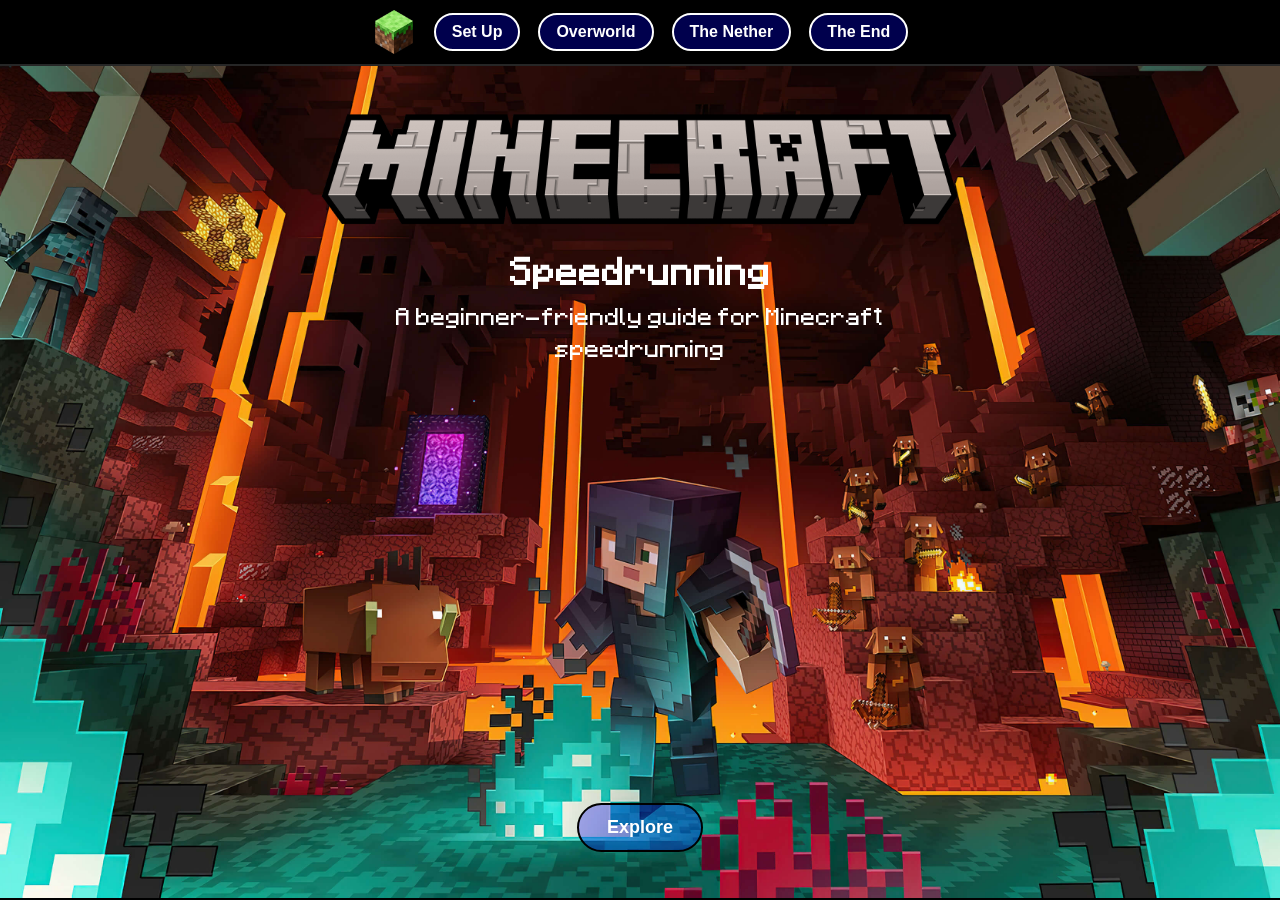
<file: index.html>
<!DOCTYPE html>
<html lang="en">
<head>
  <meta charset="UTF-8">
  <meta name="viewport" content="width=device-width, initial-scale=1.0">
  <title>Minecraft Speedrunning</title>
  <link rel="stylesheet" href="CSS/index.css">
</head>
<body>
  <nav class="top-nav">
    <a href="index.html"><img class="nav-icon" src="Images/block.png" alt="Minecraft block icon"></a>
    <a href="HTML/SetUp.html"><button class="nav-button" type="button">Set Up</button></a>
    <a href="HTML/Overworld.html"><button class="nav-button" type="button">Overworld</button></a>
    <a href="HTML/TheNether.html"><button class="nav-button" type="button">The Nether</button></a>
    <a href="HTML/TheEnd.html"><button class="nav-button" type="button">The End</button></a>
  </nav>

  <header class="hero">
    <section class="hero-main">
      <img class="minecraft-logo" src="Images/Homepage/Minecraft-Logo.png" alt="Minecraft logo">
      <section class="intro-card">
        <h1>Speedrunning</h1>
        <p>
          A beginner-friendly guide for Minecraft speedrunning
        </p>
      </section>
    </section>
    <a href="HTML/SetUp.html"><button class="explore-button" type="button">Explore</button></a>
  </header>
</body>
</html>
</file>
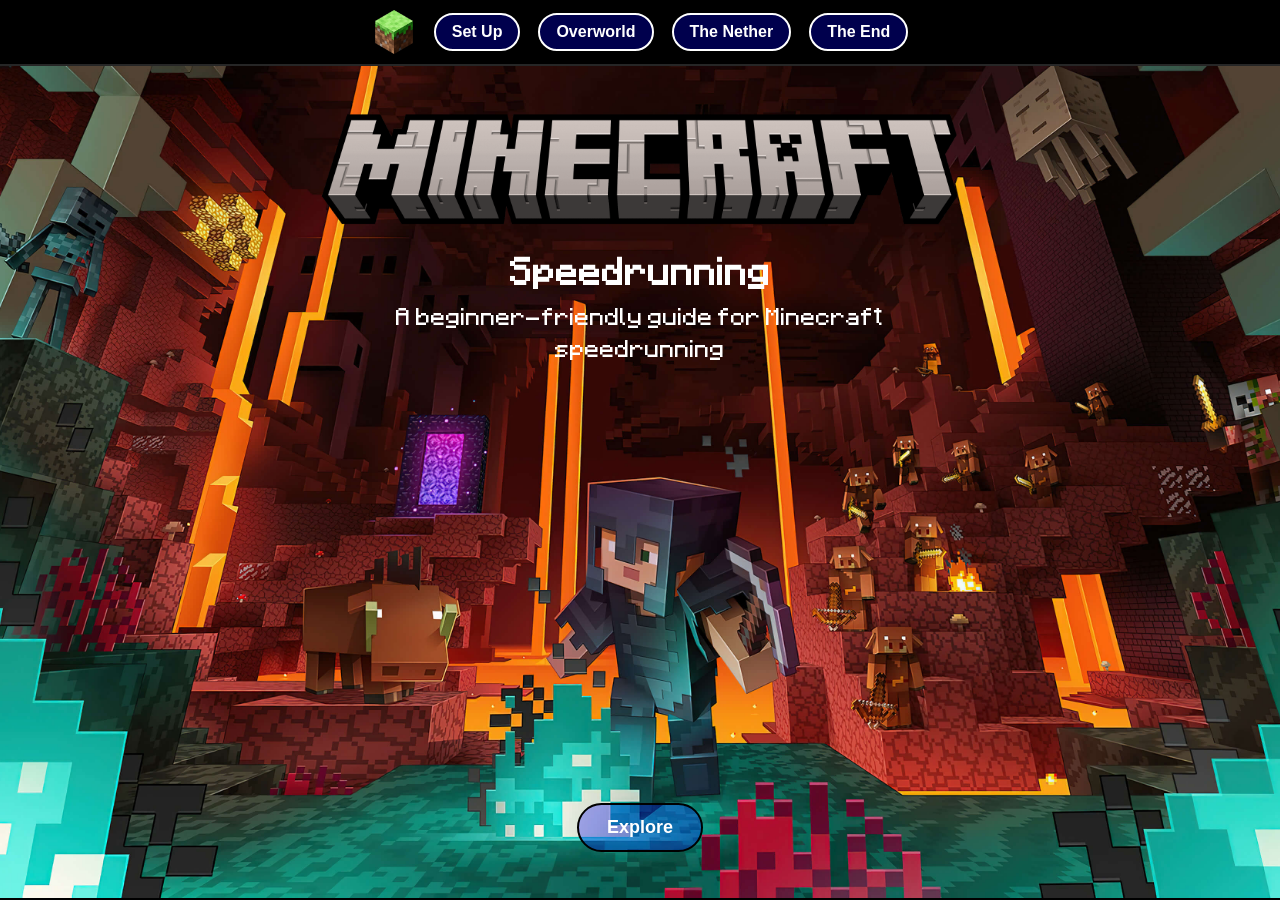
<file: Homepage.html>
<!DOCTYPE html>
<html lang="en">
<head>
  <meta charset="UTF-8">
  <meta name="viewport" content="width=device-width, initial-scale=1.0">
  <title>Minecraft Speedrunning</title>
  <link rel="stylesheet" href="../CSS/Homepage.css">
</head>
<body>
  <nav class="top-nav">
    <a href="Homepage.html"><img class="nav-icon" src="../Images/block.png" alt="Minecraft block icon"></a>
    <a href="SetUp.html"><button class="nav-button" type="button">Set Up</button></a>
    <a href="Overworld.html"><button class="nav-button" type="button">Overworld</button></a>
    <a href="TheNether.html"><button class="nav-button" type="button">The Nether</button></a>
    <a href="TheEnd.html"><button class="nav-button" type="button">The End</button></a>
  </nav>

  <header class="hero">
    <section class="hero-main">
      <img class="minecraft-logo" src="../Images/Homepage/Minecraft-Logo.png" alt="Minecraft logo">
      <section class="intro-card">
        <h1>Speedrunning</h1>
        <p>
          A beginner-friendly guide for Minecraft speedrunning
        </p>
      </section>
    </section>
    <a href="../HTML/SetUp.html"><button class="explore-button" type="button">Explore</button></a>
  </header>
</body>
</html>
</file>
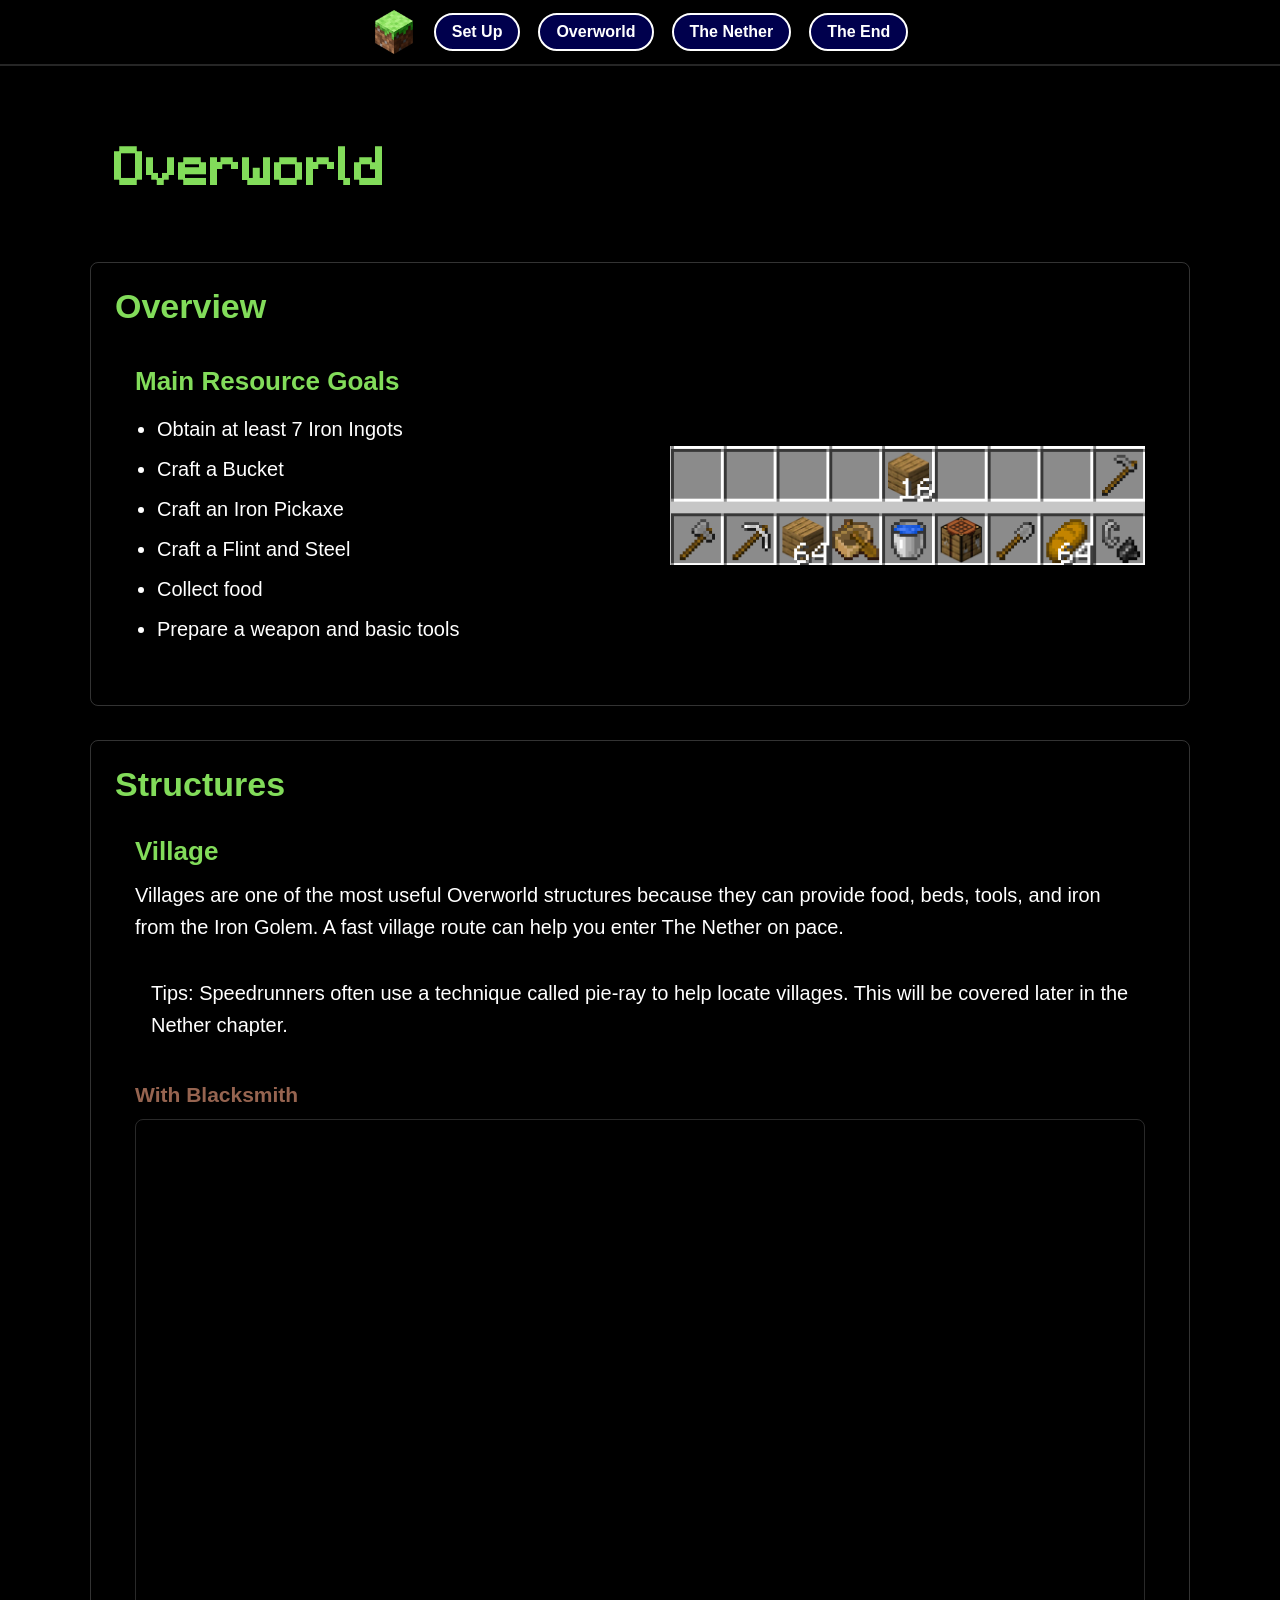
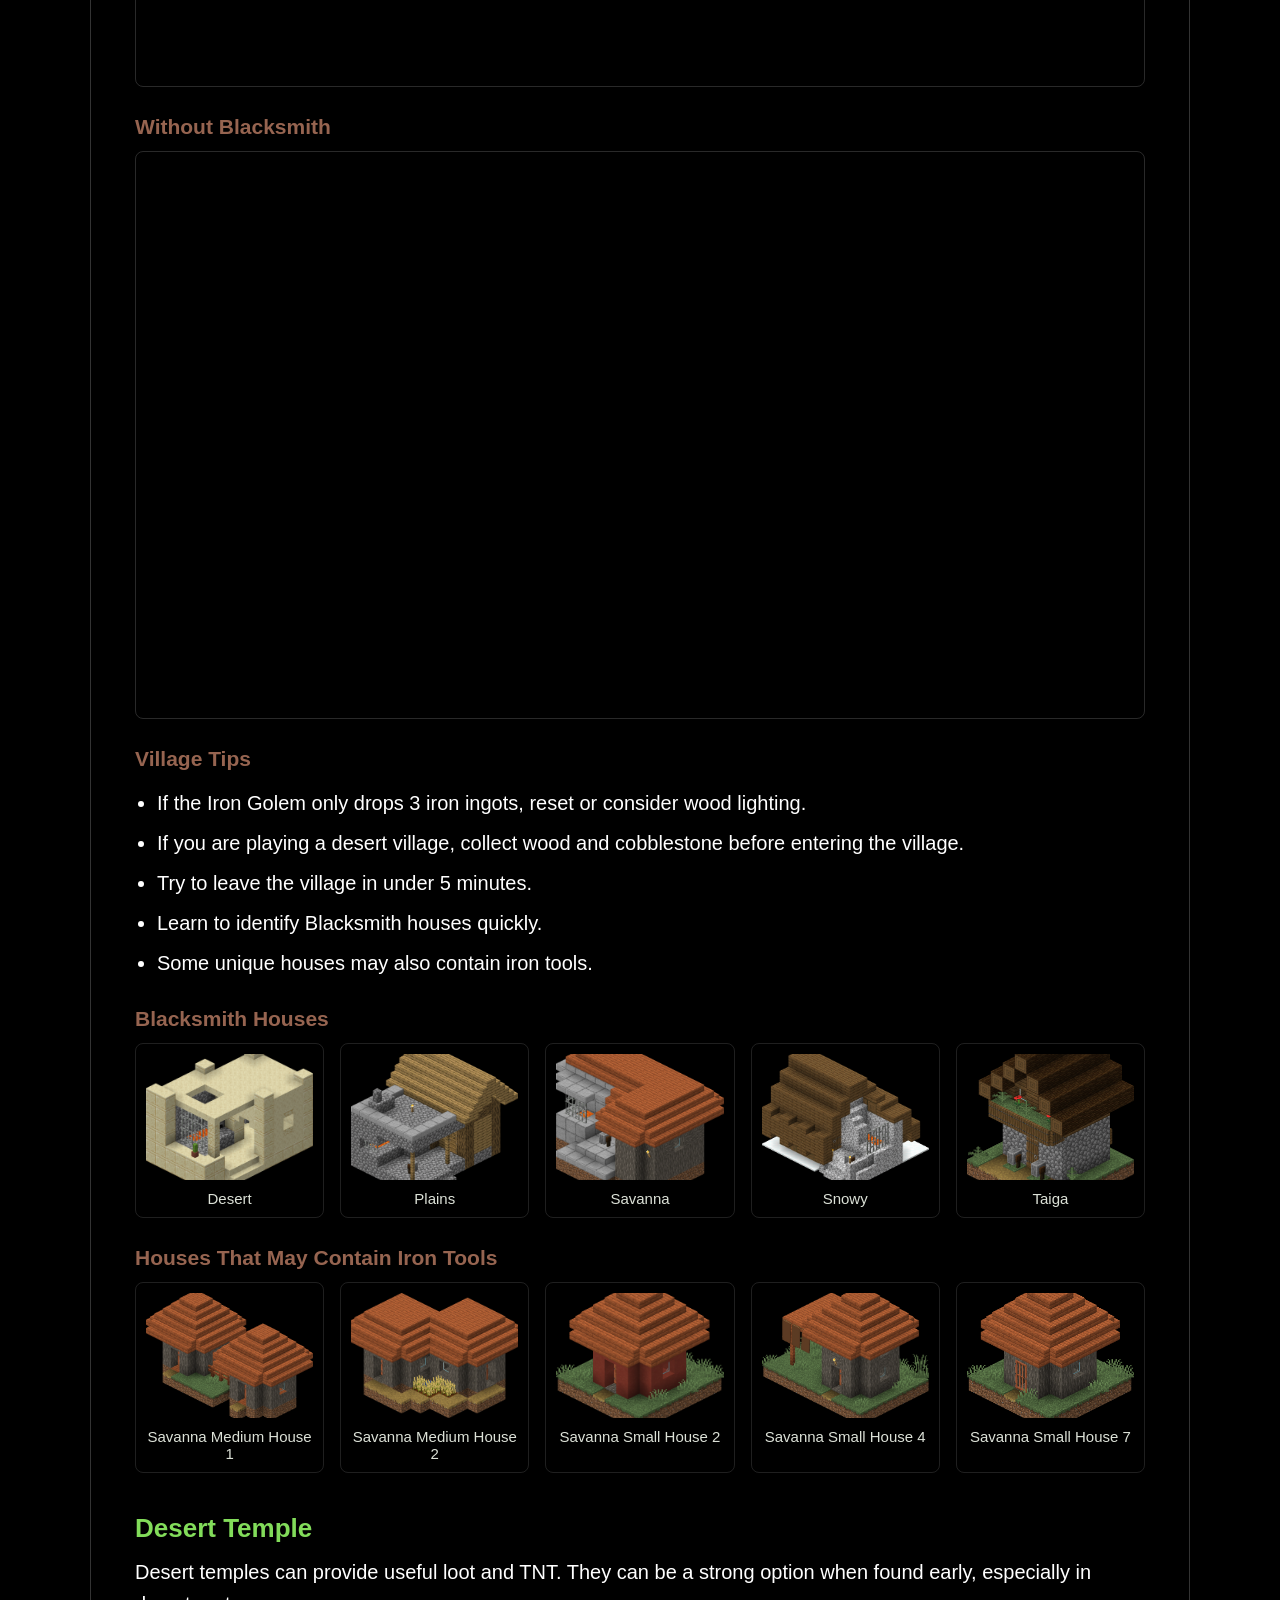
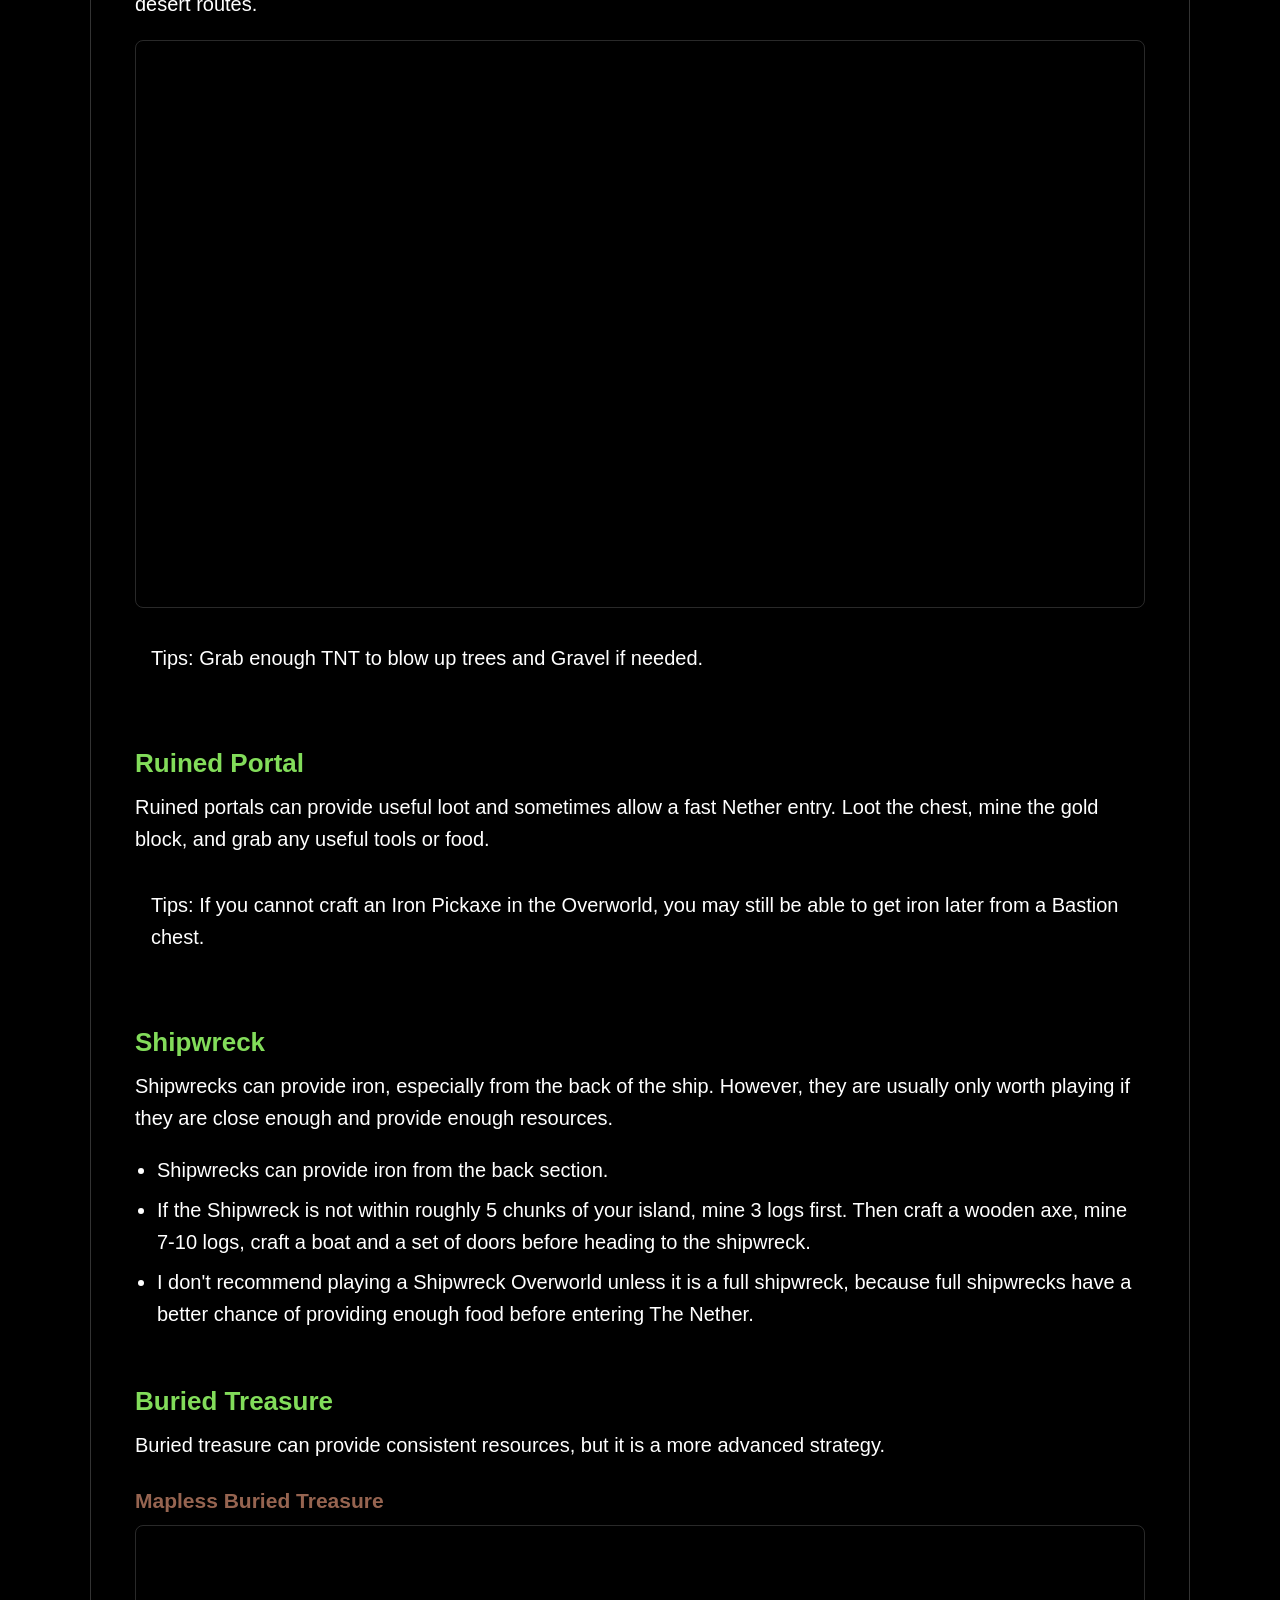
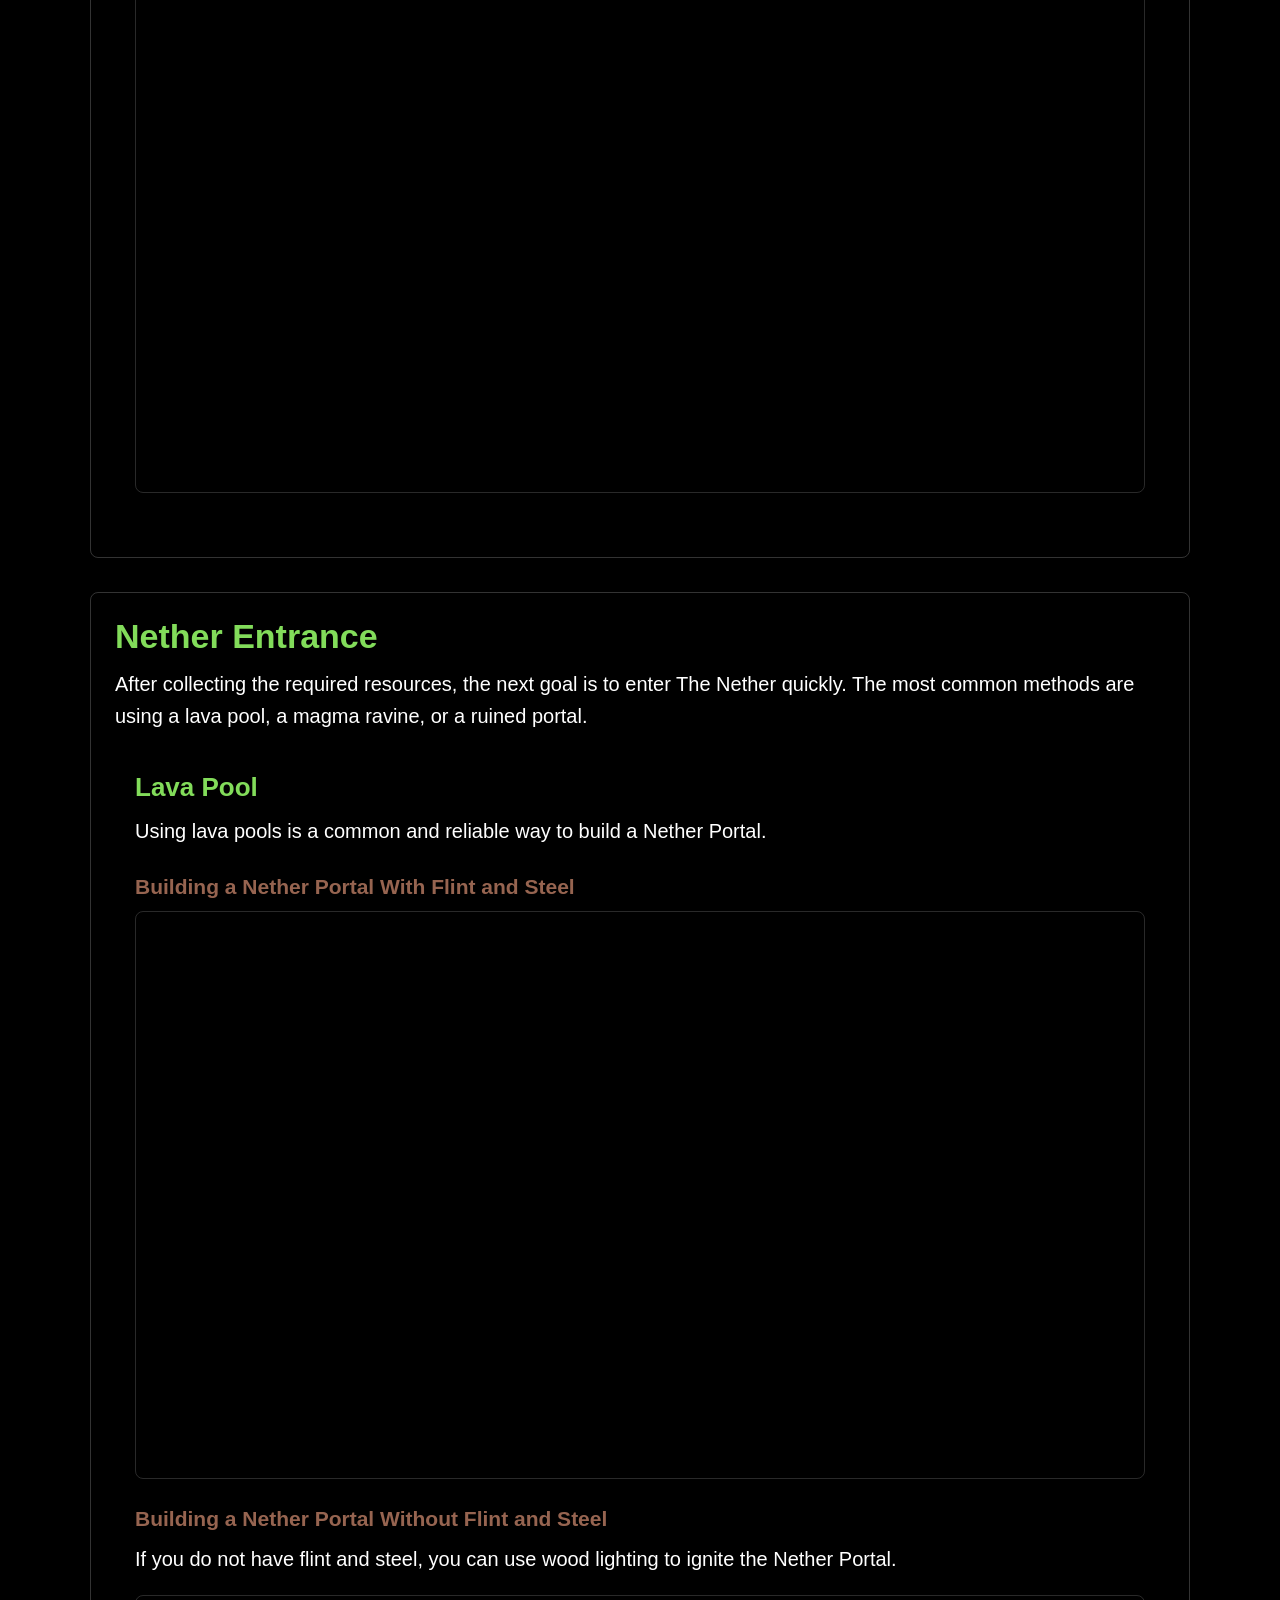
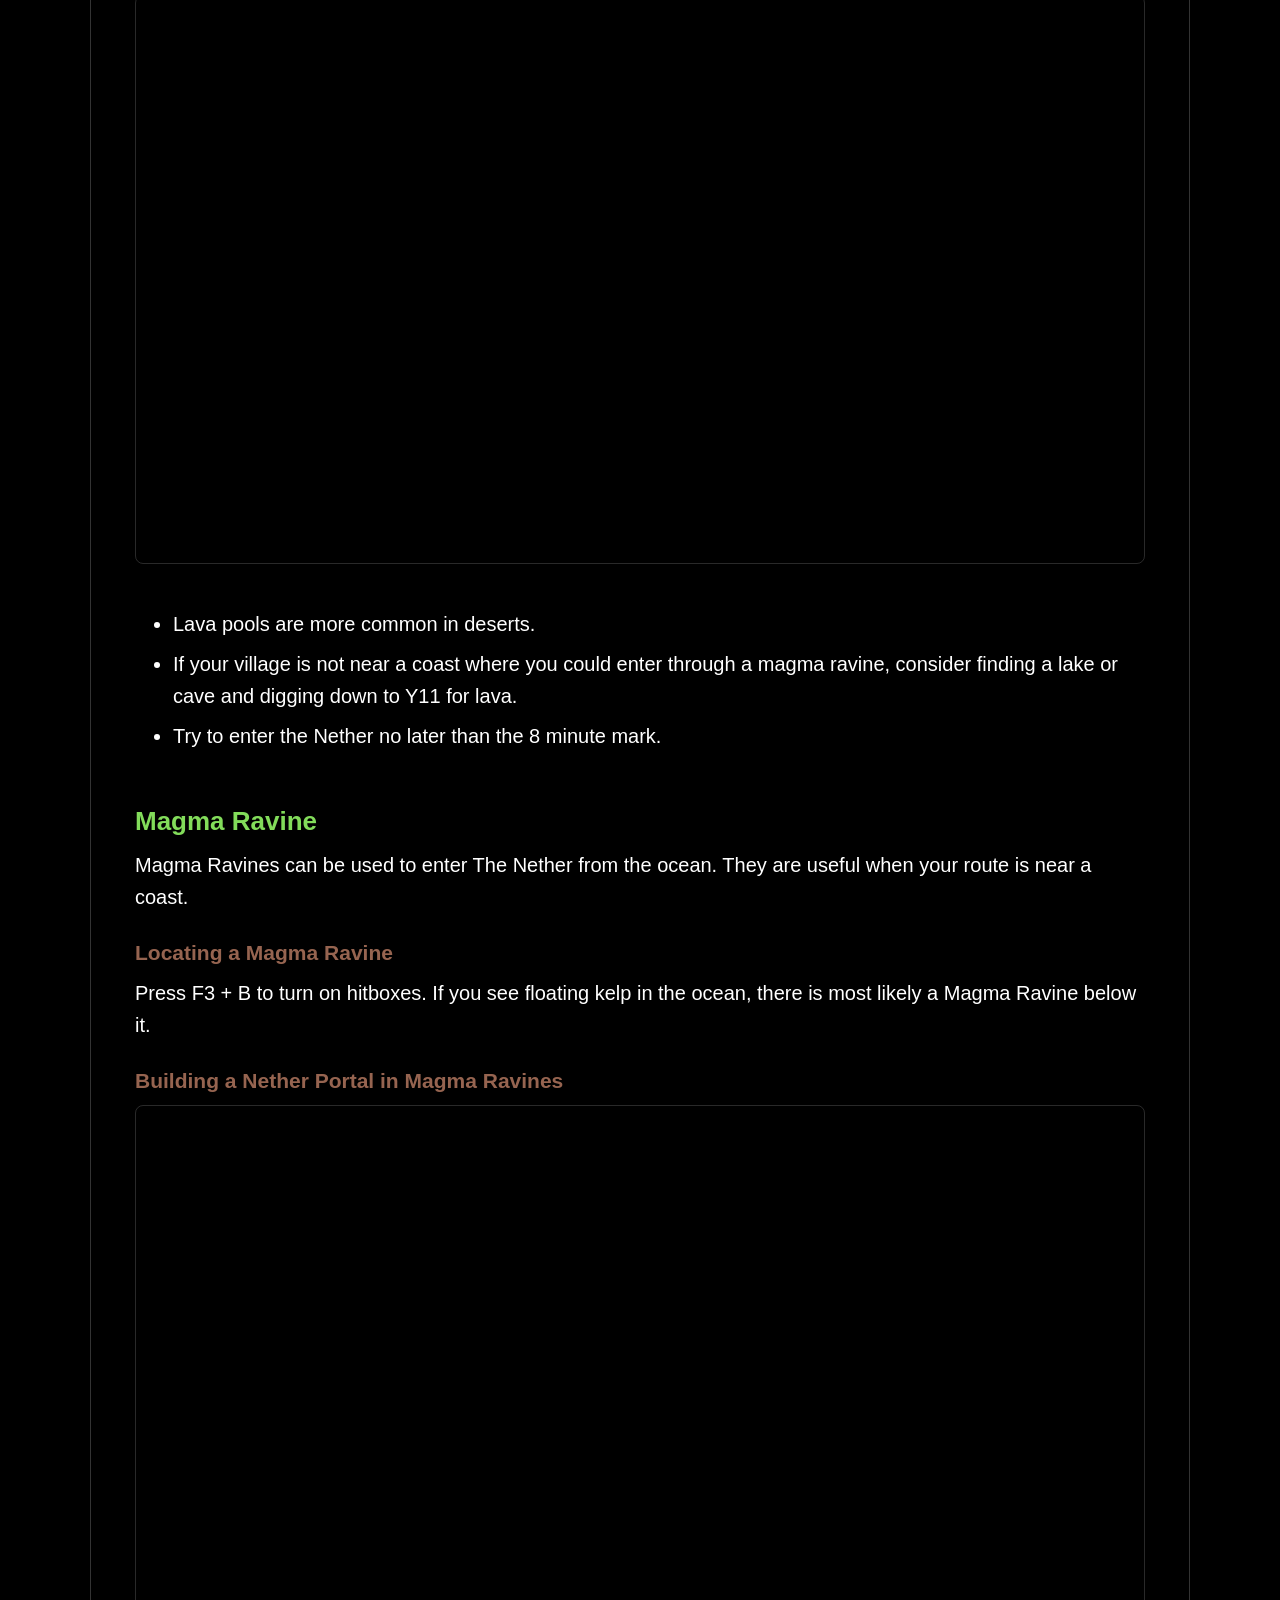
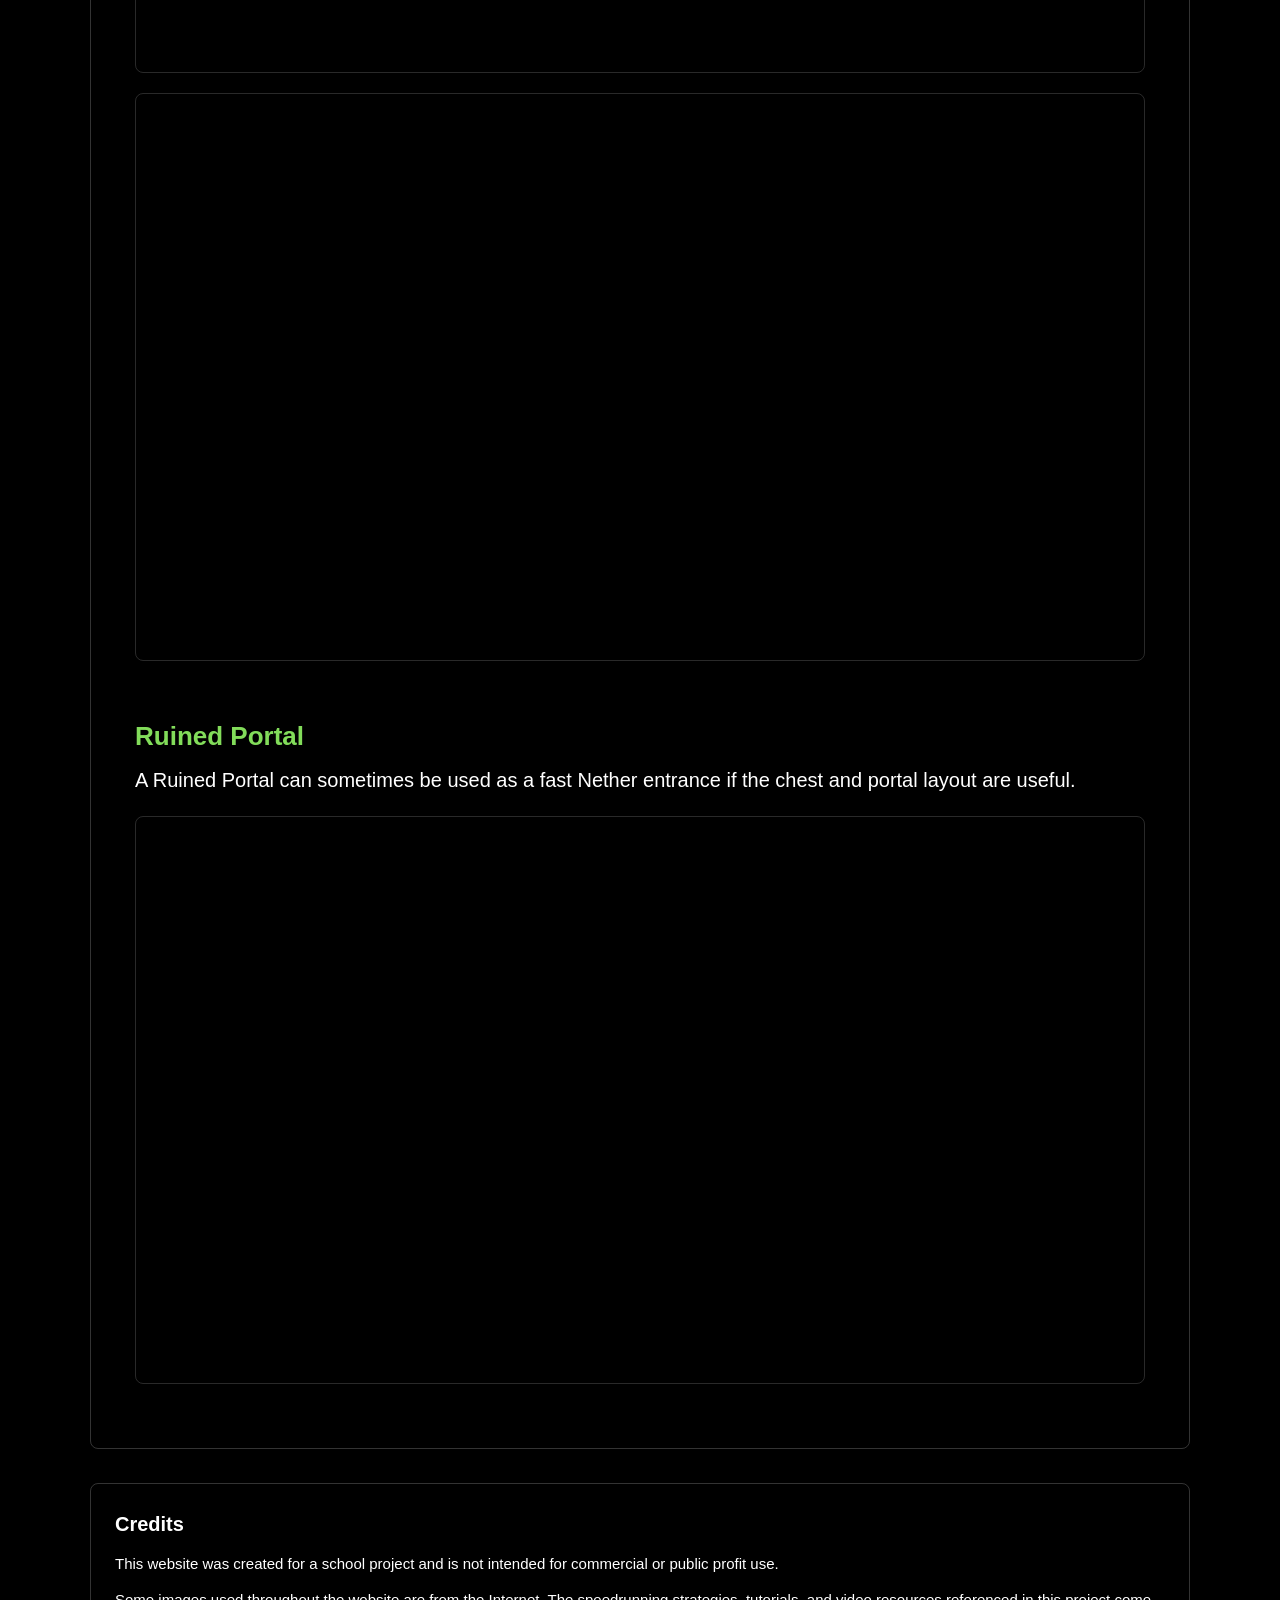
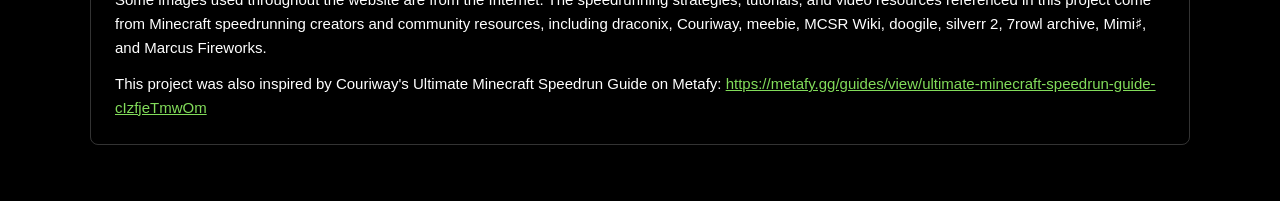
<file: Overworld.html>
<!DOCTYPE html>
<html lang="en">
<head>
  <meta charset="UTF-8">
  <meta name="viewport" content="width=device-width, initial-scale=1.0">
  <title>Overworld</title>
  <link rel="stylesheet" href="../CSS/Overworld.css">
</head>
<body>
  <nav class="top-nav">
    <a href="Homepage.html"><img class="nav-icon" src="../Images/block.png" alt="Minecraft block icon"></a>
    <a href="SetUp.html"><button class="nav-button" type="button">Set Up</button></a>
    <a href="Overworld.html"><button class="nav-button" type="button">Overworld</button></a>
    <a href="TheNether.html"><button class="nav-button" type="button">The Nether</button></a>
    <a href="TheEnd.html"><button class="nav-button" type="button">The End</button></a>
  </nav>

  <main class="overworld-page">
    <section class="page-intro">
      <h1>Overworld</h1>
    </section>

    <section class="guide-section">
      <h2>Overview</h2>
      <div class="overview-layout">
        <div class="guide-card">
          <h3>Main Resource Goals</h3>
          <ul>
            <li>Obtain at least 7 Iron Ingots</li>
            <li>Craft a Bucket</li>
            <li>Craft an Iron Pickaxe</li>
            <li>Craft a Flint and Steel</li>
            <li>Collect food</li>
            <li>Prepare a weapon and basic tools</li>
          </ul>
        </div>
        <img src="../Images/Overworld/OW Hotbar.png" alt="Suggested Minecraft speedrunning hotbar">
      </div>
    </section>

    <section class="guide-section">
      <h2>Structures</h2>
      <article class="guide-card">
        <h3>Village</h3>
        <p>Villages are one of the most useful Overworld structures because they can provide food, beds, tools, and iron from the Iron Golem. A fast village route can help you enter The Nether on pace.</p>
        <p class="tip-box">Tips: Speedrunners often use a technique called pie-ray to help locate villages. This will be covered later in the Nether chapter.</p>

        <h4>With Blacksmith</h4>
        <div class="video-wrapper">
          <iframe width="560" height="315" src="https://www.youtube.com/embed/MWNwJJCchQs?si=cdvi2I8F5UvEv3yE" title="Village route with Blacksmith video" frameborder="0" allow="accelerometer; autoplay; clipboard-write; encrypted-media; gyroscope; picture-in-picture; web-share" referrerpolicy="strict-origin-when-cross-origin" allowfullscreen></iframe>
        </div>

        <h4>Without Blacksmith</h4>
        <div class="video-wrapper">
          <iframe width="560" height="315" src="https://www.youtube.com/embed/-06Cd3xeyOU?si=Oi3seo5XNDBgh17k" title="Village route without Blacksmith video" frameborder="0" allow="accelerometer; autoplay; clipboard-write; encrypted-media; gyroscope; picture-in-picture; web-share" referrerpolicy="strict-origin-when-cross-origin" allowfullscreen></iframe>
        </div>

        <h4>Village Tips</h4>
        <ul>
          <li>If the Iron Golem only drops 3 iron ingots, reset or consider wood lighting.</li>
          <li>If you are playing a desert village, collect wood and cobblestone before entering the village.</li>
          <li>Try to leave the village in under 5 minutes.</li>
          <li>Learn to identify Blacksmith houses quickly.</li>
          <li>Some unique houses may also contain iron tools.</li>
        </ul>

        <h4>Blacksmith Houses</h4>
        <div class="image-gallery">
          <figure>
            <img src="../Images/Overworld/Desert_Weaponsmith_1.png" alt="Desert Blacksmith house">
            <figcaption>Desert</figcaption>
          </figure>
          <figure>
            <img src="../Images/Overworld/Plains_Weaponsmith_1.png" alt="Plains Blacksmith house">
            <figcaption>Plains</figcaption>
          </figure>
          <figure>
            <img src="../Images/Overworld/Savanna_Weaponsmith_2.png" alt="Savanna Blacksmith house">
            <figcaption>Savanna</figcaption>
          </figure>
          <figure>
            <img src="../Images/Overworld/Snowy_Tundra_Weapon_Smith_1.png" alt="Snowy Tundra Blacksmith house">
            <figcaption>Snowy</figcaption>
          </figure>
          <figure>
            <img src="../Images/Overworld/Taiga_Weaponsmith_1.png" alt="Taiga Blacksmith house">
            <figcaption>Taiga</figcaption>
          </figure>
        </div>

        <h4>Houses That May Contain Iron Tools</h4>
        <div class="image-gallery">
          <figure>
            <img src="../Images/Overworld/Savanna_Medium_House_1.png" alt="Savanna medium house that may contain iron tools">
            <figcaption>Savanna Medium House 1</figcaption>
          </figure>
          <figure>
            <img src="../Images/Overworld/Savanna_Medium_House_2.png" alt="Savanna medium house that may contain iron tools">
            <figcaption>Savanna Medium House 2</figcaption>
          </figure>
          <figure>
            <img src="../Images/Overworld/Savanna_Small_House_2.png" alt="Savanna small house that may contain iron tools">
            <figcaption>Savanna Small House 2</figcaption>
          </figure>
          <figure>
            <img src="../Images/Overworld/Savanna_Small_House_4.png" alt="Savanna small house that may contain iron tools">
            <figcaption>Savanna Small House 4</figcaption>
          </figure>
          <figure>
            <img src="../Images/Overworld/Savanna_Small_House_7.png" alt="Savanna small house that may contain iron tools">
            <figcaption>Savanna Small House 7</figcaption>
          </figure>
        </div>
      </article>

      <article class="guide-card">
        <h3>Desert Temple</h3>
        <p>Desert temples can provide useful loot and TNT. They can be a strong option when found early, especially in desert routes.</p>
        <div class="video-wrapper">
          <iframe width="560" height="315" src="https://www.youtube.com/embed/Q5UDKZt8uVw?si=g2p68AbDkg-OkXJu" title="YouTube video player" frameborder="0" allow="accelerometer; autoplay; clipboard-write; encrypted-media; gyroscope; picture-in-picture; web-share" referrerpolicy="strict-origin-when-cross-origin" allowfullscreen></iframe>
        </div>
        <p class="tip-box">Tips: Grab enough TNT to blow up trees and Gravel if needed.</p>
      </article>

      <article class="guide-card">
        <h3>Ruined Portal</h3>
        <p>Ruined portals can provide useful loot and sometimes allow a fast Nether entry. Loot the chest, mine the gold block, and grab any useful tools or food.</p>
        <p class="tip-box">Tips: If you cannot craft an Iron Pickaxe in the Overworld, you may still be able to get iron later from a Bastion chest.</p>
      </article>

      <article class="guide-card">
        <h3>Shipwreck</h3>
        <p>Shipwrecks can provide iron, especially from the back of the ship. However, they are usually only worth playing if they are close enough and provide enough resources.</p>
        <ul>
          <li>Shipwrecks can provide iron from the back section.</li>
          <li>If the Shipwreck is not within roughly 5 chunks of your island, mine 3 logs first. Then craft a wooden axe, mine 7-10 logs, craft a boat and a set of doors before heading to the shipwreck.</li>
          <li>I don't recommend playing a Shipwreck Overworld unless it is a full shipwreck, because full shipwrecks have a better chance of providing enough food before entering The Nether.</li>
        </ul>
      </article>

      <article class="guide-card">
        <h3>Buried Treasure</h3>
        <p>Buried treasure can provide consistent resources, but it is a more advanced strategy.</p>

        <h4>Mapless Buried Treasure</h4>
        <div class="video-wrapper">
          <iframe width="560" height="315" src="https://www.youtube.com/embed/o0LDg3fe2iI?si=YxUB1QAPv8ZUx5Vs" title="Mapless Buried Treasure video" frameborder="0" allow="accelerometer; autoplay; clipboard-write; encrypted-media; gyroscope; picture-in-picture; web-share" referrerpolicy="strict-origin-when-cross-origin" allowfullscreen></iframe>
        </div>
      </article>
    </section>

    <section class="guide-section">
      <h2>Nether Entrance</h2>
      <p>After collecting the required resources, the next goal is to enter The Nether quickly. The most common methods are using a lava pool, a magma ravine, or a ruined portal.</p>

      <article class="guide-card">
        <h3>Lava Pool</h3>
        <p>Using lava pools is a common and reliable way to build a Nether Portal.</p>

        <h4>Building a Nether Portal With Flint and Steel</h4>
        <div class="video-wrapper">
          <iframe width="560" height="315" src="https://www.youtube.com/embed/JUvkTOIJRLs?si=WQHK72_Pa0ZJeQa6" title="YouTube video player" frameborder="0" allow="accelerometer; autoplay; clipboard-write; encrypted-media; gyroscope; picture-in-picture; web-share" referrerpolicy="strict-origin-when-cross-origin" allowfullscreen></iframe>
        </div>

        <h4>Building a Nether Portal Without Flint and Steel</h4>
        <p>If you do not have flint and steel, you can use wood lighting to ignite the Nether Portal.</p>

        <div class="video-wrapper">
          <iframe width="560" height="315" src="https://www.youtube.com/embed/P1o8qEn8GBk?si=AtmrQJpZMr71VBOa" title="YouTube video player" frameborder="0" allow="accelerometer; autoplay; clipboard-write; encrypted-media; gyroscope; picture-in-picture; web-share" referrerpolicy="strict-origin-when-cross-origin" allowfullscreen></iframe>
        </div>

        <div class="tip-box">
          <ul>
            <li>Lava pools are more common in deserts.</li>
            <li>If your village is not near a coast where you could enter through a magma ravine, consider finding a lake or cave and digging down to Y11 for lava.</li>
            <li>Try to enter the Nether no later than the 8 minute mark.</li>
          </ul>
        </div>
      </article>

      <article class="guide-card">
        <h3>Magma Ravine</h3>
        <p>Magma Ravines can be used to enter The Nether from the ocean. They are useful when your route is near a coast.</p>

        <h4>Locating a Magma Ravine</h4>
        <p>Press F3 + B to turn on hitboxes. If you see floating kelp in the ocean, there is most likely a Magma Ravine below it.</p>

        <h4>Building a Nether Portal in Magma Ravines</h4>
        <div class="video-wrapper">
          <iframe width="560" height="315" src="https://www.youtube.com/embed/zMQ6OeNNECs?si=ueWyOK9M3eSLnJ7A" title="YouTube video player" frameborder="0" allow="accelerometer; autoplay; clipboard-write; encrypted-media; gyroscope; picture-in-picture; web-share" referrerpolicy="strict-origin-when-cross-origin" allowfullscreen></iframe>
        </div>
        <div class="video-wrapper">
          <iframe width="560" height="315" src="https://www.youtube.com/embed/OSHhOSd9FOA?si=vN4noYlTEmbjsNQx" title="YouTube video player" frameborder="0" allow="accelerometer; autoplay; clipboard-write; encrypted-media; gyroscope; picture-in-picture; web-share" referrerpolicy="strict-origin-when-cross-origin" allowfullscreen></iframe>
        </div>
      </article>

      <article class="guide-card">
        <h3>Ruined Portal</h3>
        <p>A Ruined Portal can sometimes be used as a fast Nether entrance if the chest and portal layout are useful.</p>
        <div class="video-wrapper">
          <iframe width="560" height="315" src="https://www.youtube.com/embed/FkLYnUw39zU?si=eeQpCMwfhzRDIIqm" title="Ruined Portal Nether entrance video" frameborder="0" allow="accelerometer; autoplay; clipboard-write; encrypted-media; gyroscope; picture-in-picture; web-share" referrerpolicy="strict-origin-when-cross-origin" allowfullscreen></iframe>
        </div>
      </article>
    </section>

    <section class="credits-section">
      <h6>Credits</h6>
      <p>This website was created for a school project and is not intended for commercial or public profit use.</p>
      <p>Some images used throughout the website are from the Internet. The speedrunning strategies, tutorials, and video resources referenced in this project come from Minecraft speedrunning creators and community resources, including draconix, Couriway, meebie, MCSR Wiki, doogile, silverr 2, 7rowl archive, Mimi&#9839;, and Marcus Fireworks.</p>
      <p>This project was also inspired by Couriway's Ultimate Minecraft Speedrun Guide on Metafy: <a href="https://metafy.gg/guides/view/ultimate-minecraft-speedrun-guide-cIzfjeTmwOm" target="_blank" rel="noopener noreferrer">https://metafy.gg/guides/view/ultimate-minecraft-speedrun-guide-cIzfjeTmwOm</a></p>
    </section>
  </main>
</body>
</html>
</file>
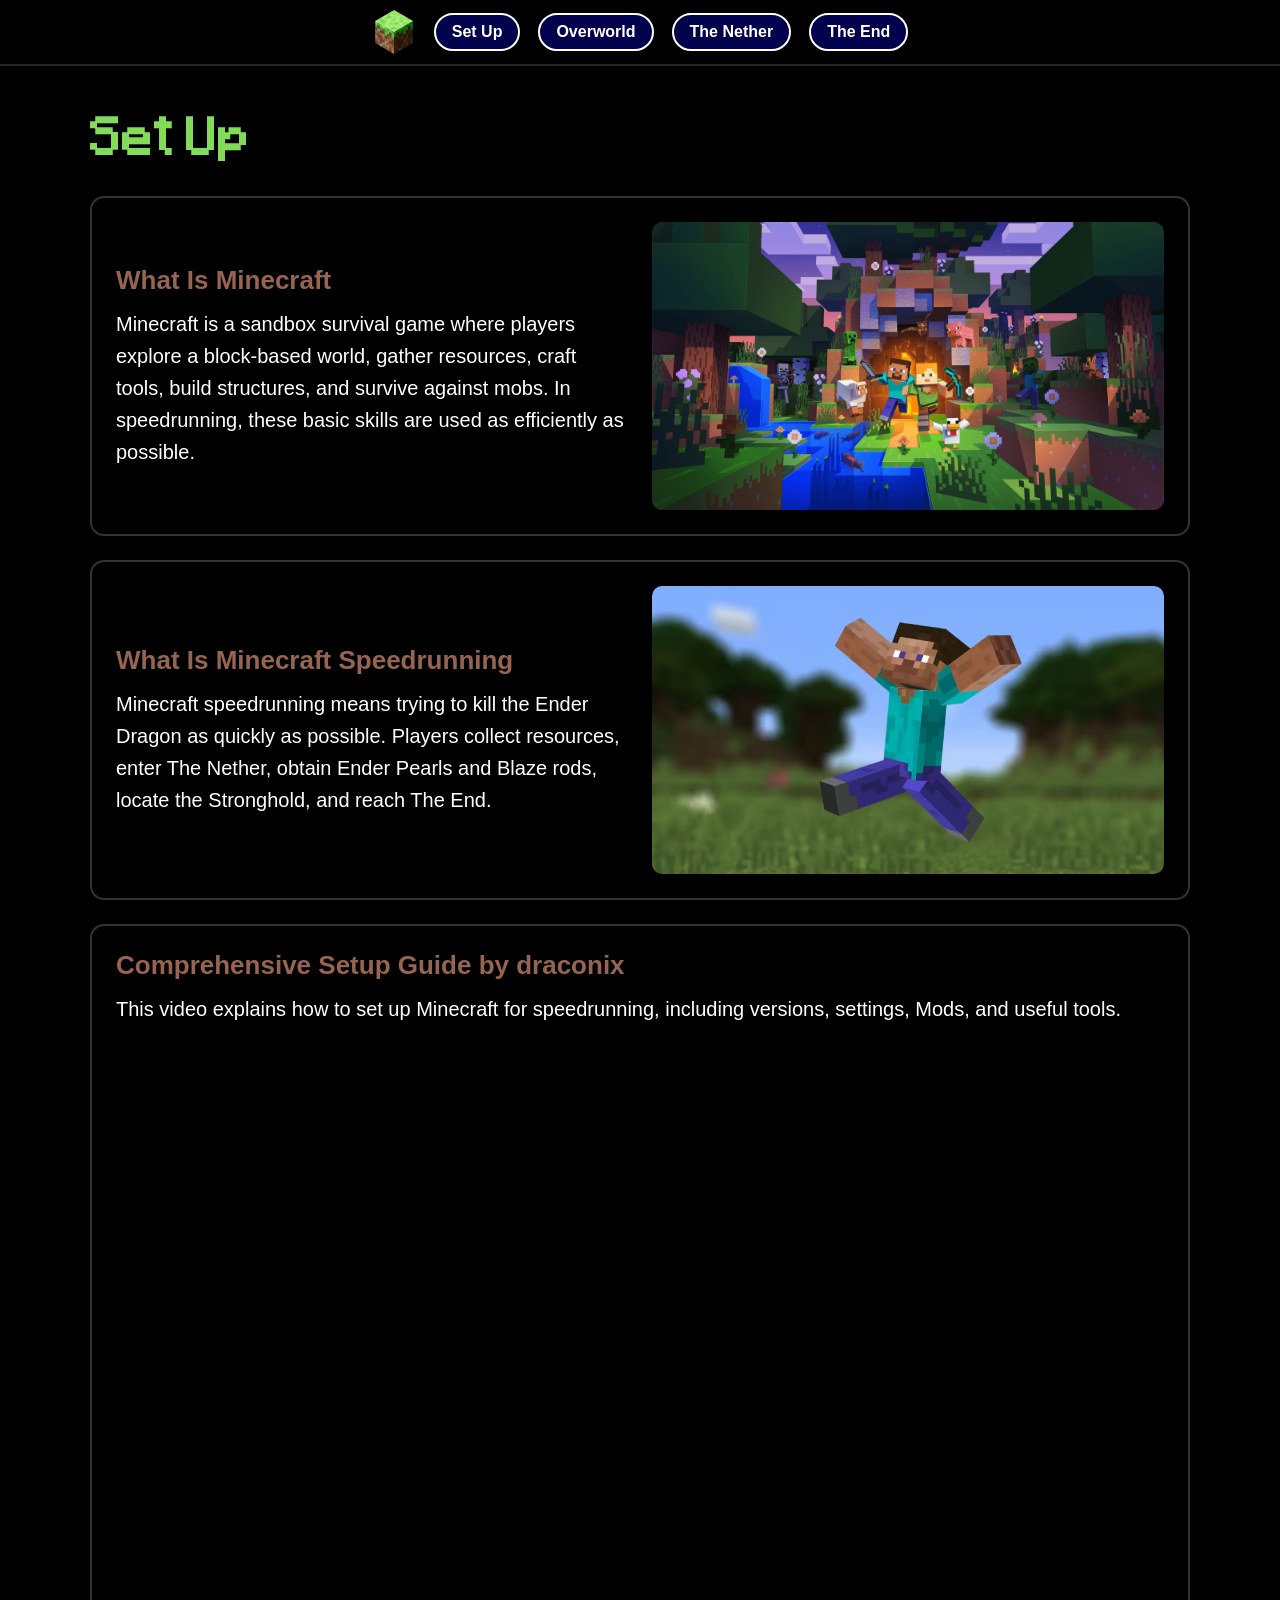
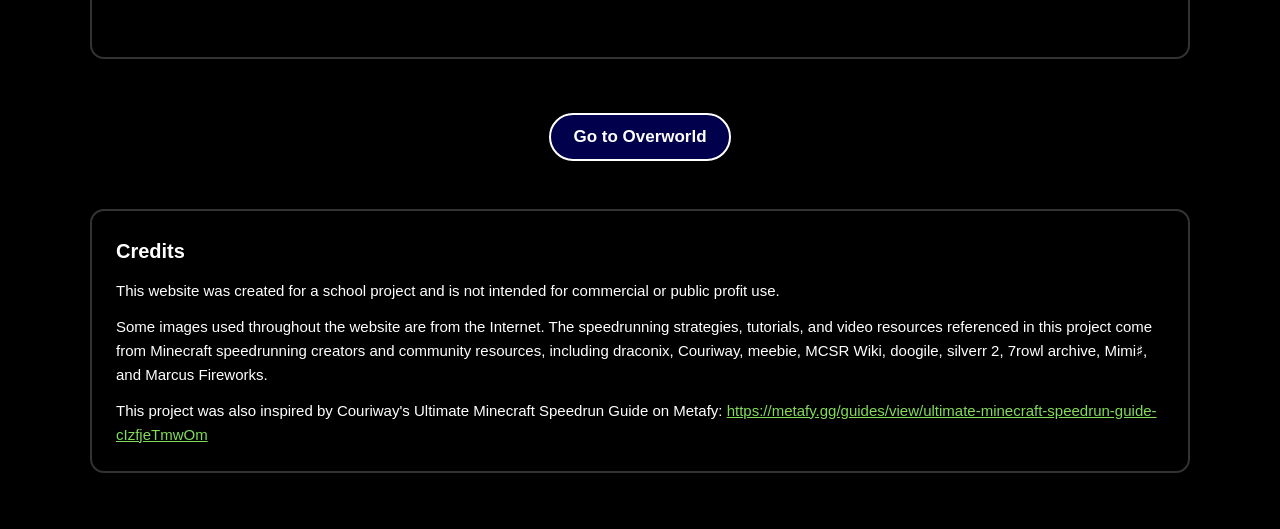
<file: SetUp.html>
<!DOCTYPE html>
<html lang="en">
<head>
  <meta charset="UTF-8">
  <meta name="viewport" content="width=device-width, initial-scale=1.0">
  <title>Set Up</title>
  <link rel="stylesheet" href="../CSS/SetUp.css">
</head>
<body>
  <nav class="top-nav">
    <a href="Homepage.html"><img class="nav-icon" src="../Images/block.png" alt="Minecraft block icon"></a>
    <a href="SetUp.html"><button class="nav-button" type="button">Set Up</button></a>
    <a href="Overworld.html"><button class="nav-button" type="button">Overworld</button></a>
    <a href="TheNether.html"><button class="nav-button" type="button">The Nether</button></a>
    <a href="TheEnd.html"><button class="nav-button" type="button">The End</button></a>
  </nav>

  <main class="setup-page">
    <section class="page-intro">
      <h1>Set Up</h1>
    </section>

    <section class="info-section">
      <div class="info-text">
        <h2>What Is Minecraft</h2>
        <p>
          Minecraft is a sandbox survival game where players explore a block-based world, gather resources, craft tools, build structures, and survive against mobs. In speedrunning, these basic skills are used as efficiently as possible.
        </p>
      </div>

      <img
        class="section-image"
        src="../Images/Set Up/wallpaper_minecraft_pc_bundle_2560x1440.png"
        alt="Minecraft survival world"
      >
    </section>

    <section class="info-section">
      <div class="info-text">
        <h2>What Is Minecraft Speedrunning</h2>
        <p>
          Minecraft speedrunning means trying to kill the Ender Dragon as quickly as possible. Players collect resources, enter The Nether, obtain Ender Pearls and Blaze rods, locate the Stronghold, and reach The End.
        </p>
      </div>

      <img
        class="section-image"
        src="../Images/Set Up/sr.avif"
        alt="Minecraft speedrunning screenshot"
      >
    </section>

    <section class="video-section">
      <div class="video-text">
        <h2>Comprehensive Setup Guide by draconix</h2>
        <p>
          This video explains how to set up Minecraft for speedrunning, including versions, settings, Mods, and useful tools.
        </p>
      </div>

      <div class="video-wrap">
        <iframe width="560" height="315" src="https://www.youtube.com/embed/l-q-_4R8_6M?si=C588L3ZVHQtNbS6d" title="YouTube video player" frameborder="0" allow="accelerometer; autoplay; clipboard-write; encrypted-media; gyroscope; picture-in-picture; web-share" referrerpolicy="strict-origin-when-cross-origin" allowfullscreen></iframe>
      </div>
    </section>

    <section class="next-card">
      <a class="next-button" href="../HTML/Overworld.html">Go to Overworld</a>
    </section>

    <section class="credits-section">
      <h3>Credits</h3>
      <p>This website was created for a school project and is not intended for commercial or public profit use.</p>
      <p>Some images used throughout the website are from the Internet. The speedrunning strategies, tutorials, and video resources referenced in this project come from Minecraft speedrunning creators and community resources, including draconix, Couriway, meebie, MCSR Wiki, doogile, silverr 2, 7rowl archive, Mimi&#9839;, and Marcus Fireworks.</p>
      <p>This project was also inspired by Couriway's Ultimate Minecraft Speedrun Guide on Metafy: <a href="https://metafy.gg/guides/view/ultimate-minecraft-speedrun-guide-cIzfjeTmwOm" target="_blank" rel="noopener noreferrer">https://metafy.gg/guides/view/ultimate-minecraft-speedrun-guide-cIzfjeTmwOm</a></p>
    </section>
  </main>
</body>
</html>
</file>
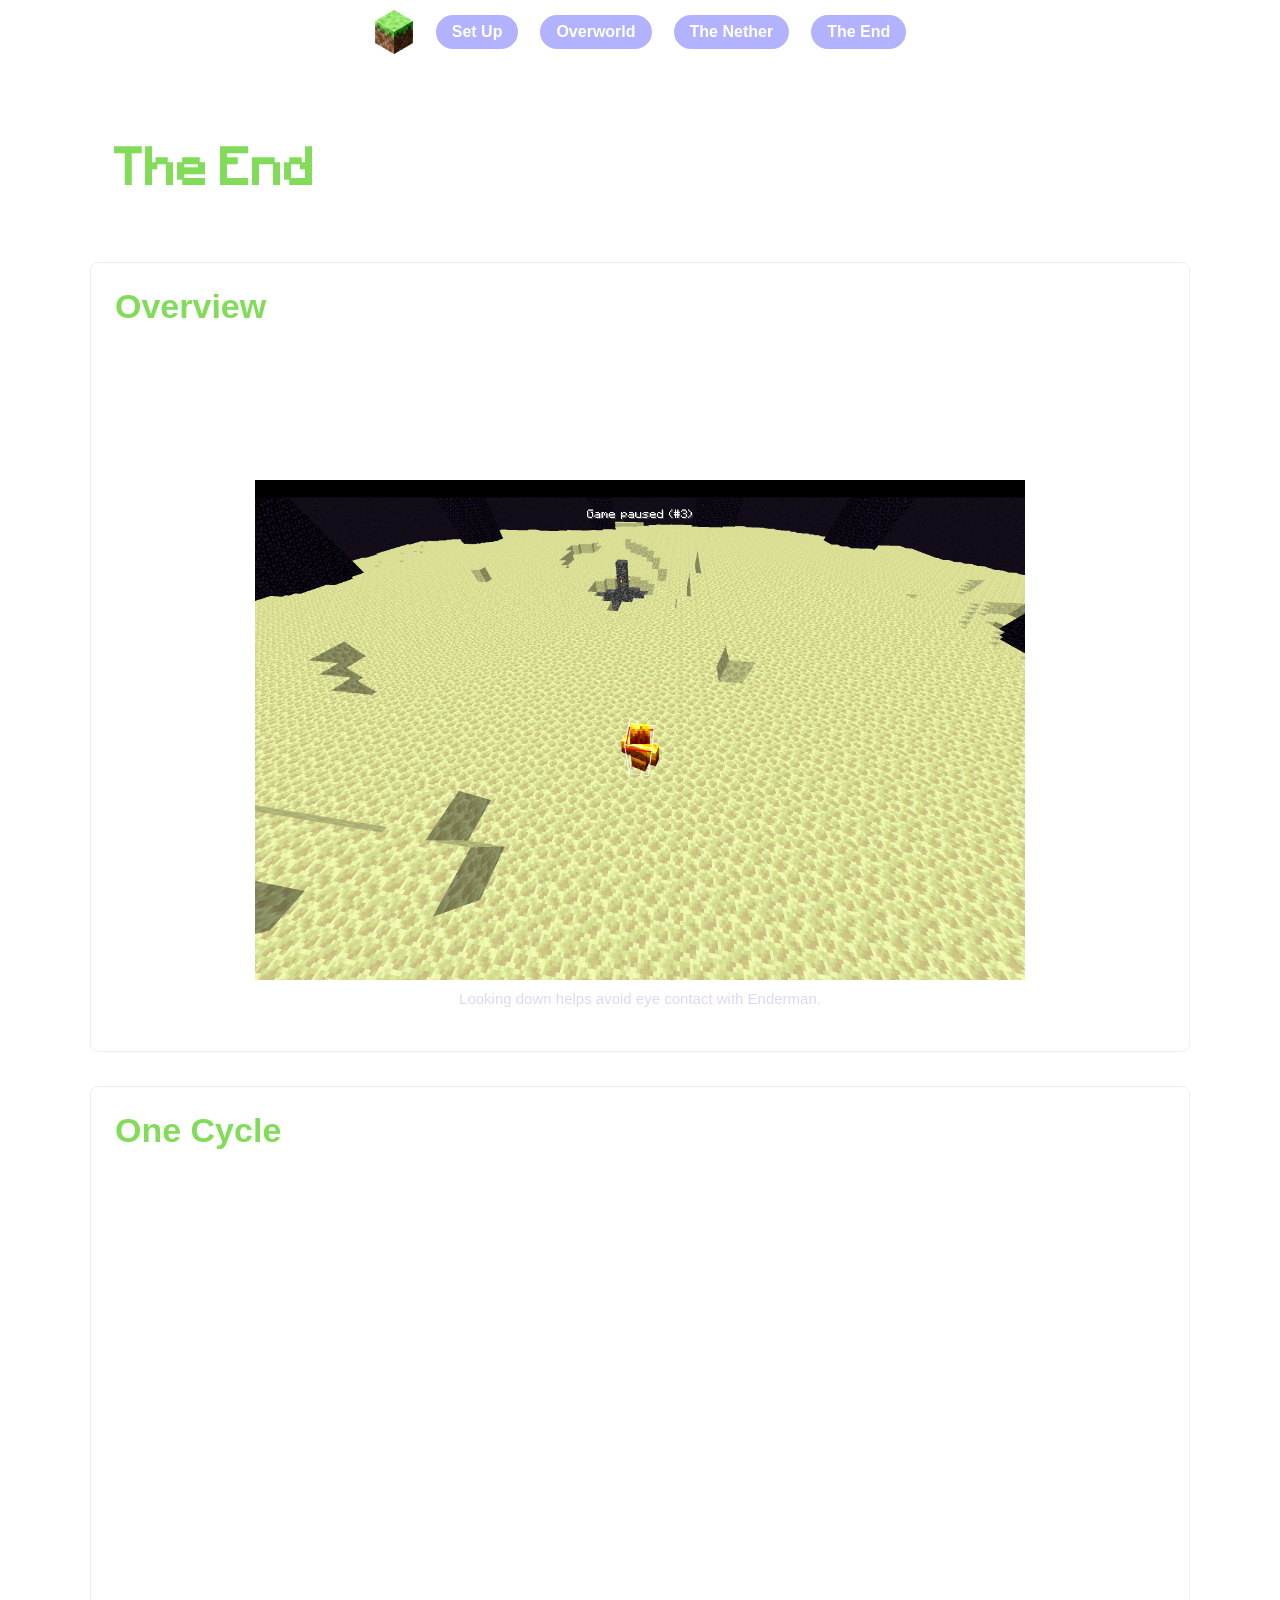
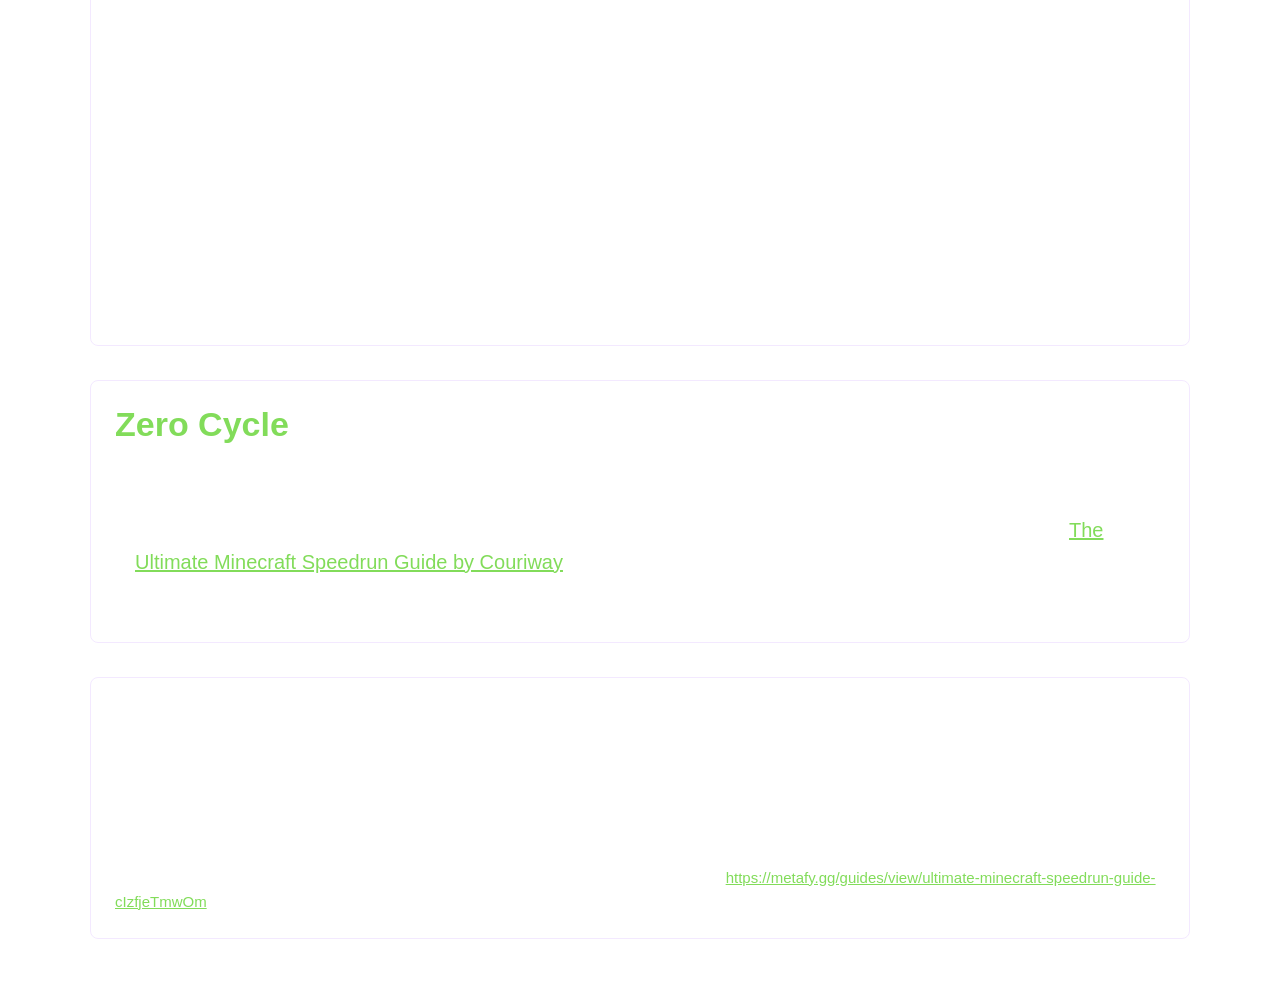
<file: TheEnd.html>
<!DOCTYPE html>
<html lang="en">
<head>
  <meta charset="UTF-8">
  <meta name="viewport" content="width=device-width, initial-scale=1.0">
  <title>The End</title>
  <link rel="stylesheet" href="../CSS/TheEnd.css">
</head>
<body>
  <nav class="top-nav">
    <a href="Homepage.html"><img class="nav-icon" src="../Images/block.png" alt="Minecraft block icon"></a>
    <a href="SetUp.html"><button class="nav-button" type="button">Set Up</button></a>
    <a href="Overworld.html"><button class="nav-button" type="button">Overworld</button></a>
    <a href="TheNether.html"><button class="nav-button" type="button">The Nether</button></a>
    <a href="TheEnd.html"><button class="nav-button" type="button">The End</button></a>
  </nav>

  <main class="end-page">
    <section class="page-intro">
      <h1>The End</h1>
    </section>

    <section class="guide-section">
      <h2>Overview</h2>
      <div class="guide-card">
        <p>The goal in The End is to kill the Ender Dragon as quickly as possible. Most runs use Beds or Respawn Anchors to deal large amounts of damage. Some advanced strategies, such as zero cycle, may also involve Bows or Crossbows.</p>
        <figure>
          <img class="guide-image" src="../Images/The End/LookDown.png" alt="Looking down in the End to avoid Endermen">
          <figcaption>Looking down helps avoid eye contact with Enderman.</figcaption>
        </figure>
      </div>
    </section>

    <section class="guide-section">
      <h2>One Cycle</h2>
      <div class="guide-card">
        <p>One Cycling is a common method for killing the Ender Dragon quickly by using Beds or Respawn Anchors when the dragon perches at the center fountain.</p>

        <h3>Marcus Fireworks One Cycle Guide</h3>
        <div class="video-wrapper">
          <iframe width="560" height="315" src="https://www.youtube.com/embed/JaVyuTyDxxs?si=GTTLKPlTmAskHlTR" title="YouTube video player" frameborder="0" allow="accelerometer; autoplay; clipboard-write; encrypted-media; gyroscope; picture-in-picture; web-share" referrerpolicy="strict-origin-when-cross-origin" allowfullscreen></iframe>
        </div>
      </div>
    </section>

    <section class="guide-section">
      <h2>Zero Cycle</h2>
      <div class="guide-card">
        <p>Zero Cycle is a more advanced strategy for killing the Ender Dragon before it fully perches. It is not necessary for beginners, but it's good to know about if you want to explore faster and more advanced strategies. Check <a href="https://metafy.gg/guides/view/ultimate-minecraft-speedrun-guide-cIzfjeTmwOm" class="metafy-link">The Ultimate Minecraft Speedrun Guide by Couriway</a> for more information.</p>
      </div>
    </section>

    <section class="credits-section">
      <h4>Credits</h4>
      <p>This website was created for a school project and is not intended for commercial or public profit use.</p>
      <p>Some images used throughout the website are from the Internet. The speedrunning strategies, tutorials, and video resources referenced in this project come from Minecraft speedrunning creators and community resources, including draconix, Couriway, meebie, MCSR Wiki, doogile, silverr 2, 7rowl archive, Mimi&#9839;, and Marcus Fireworks.</p>
      <p>This project was also inspired by Couriway's Ultimate Minecraft Speedrun Guide on Metafy: <a href="https://metafy.gg/guides/view/ultimate-minecraft-speedrun-guide-cIzfjeTmwOm" target="_blank" rel="noopener noreferrer">https://metafy.gg/guides/view/ultimate-minecraft-speedrun-guide-cIzfjeTmwOm</a></p>
    </section>
  </main>
</body>
</html>
</file>
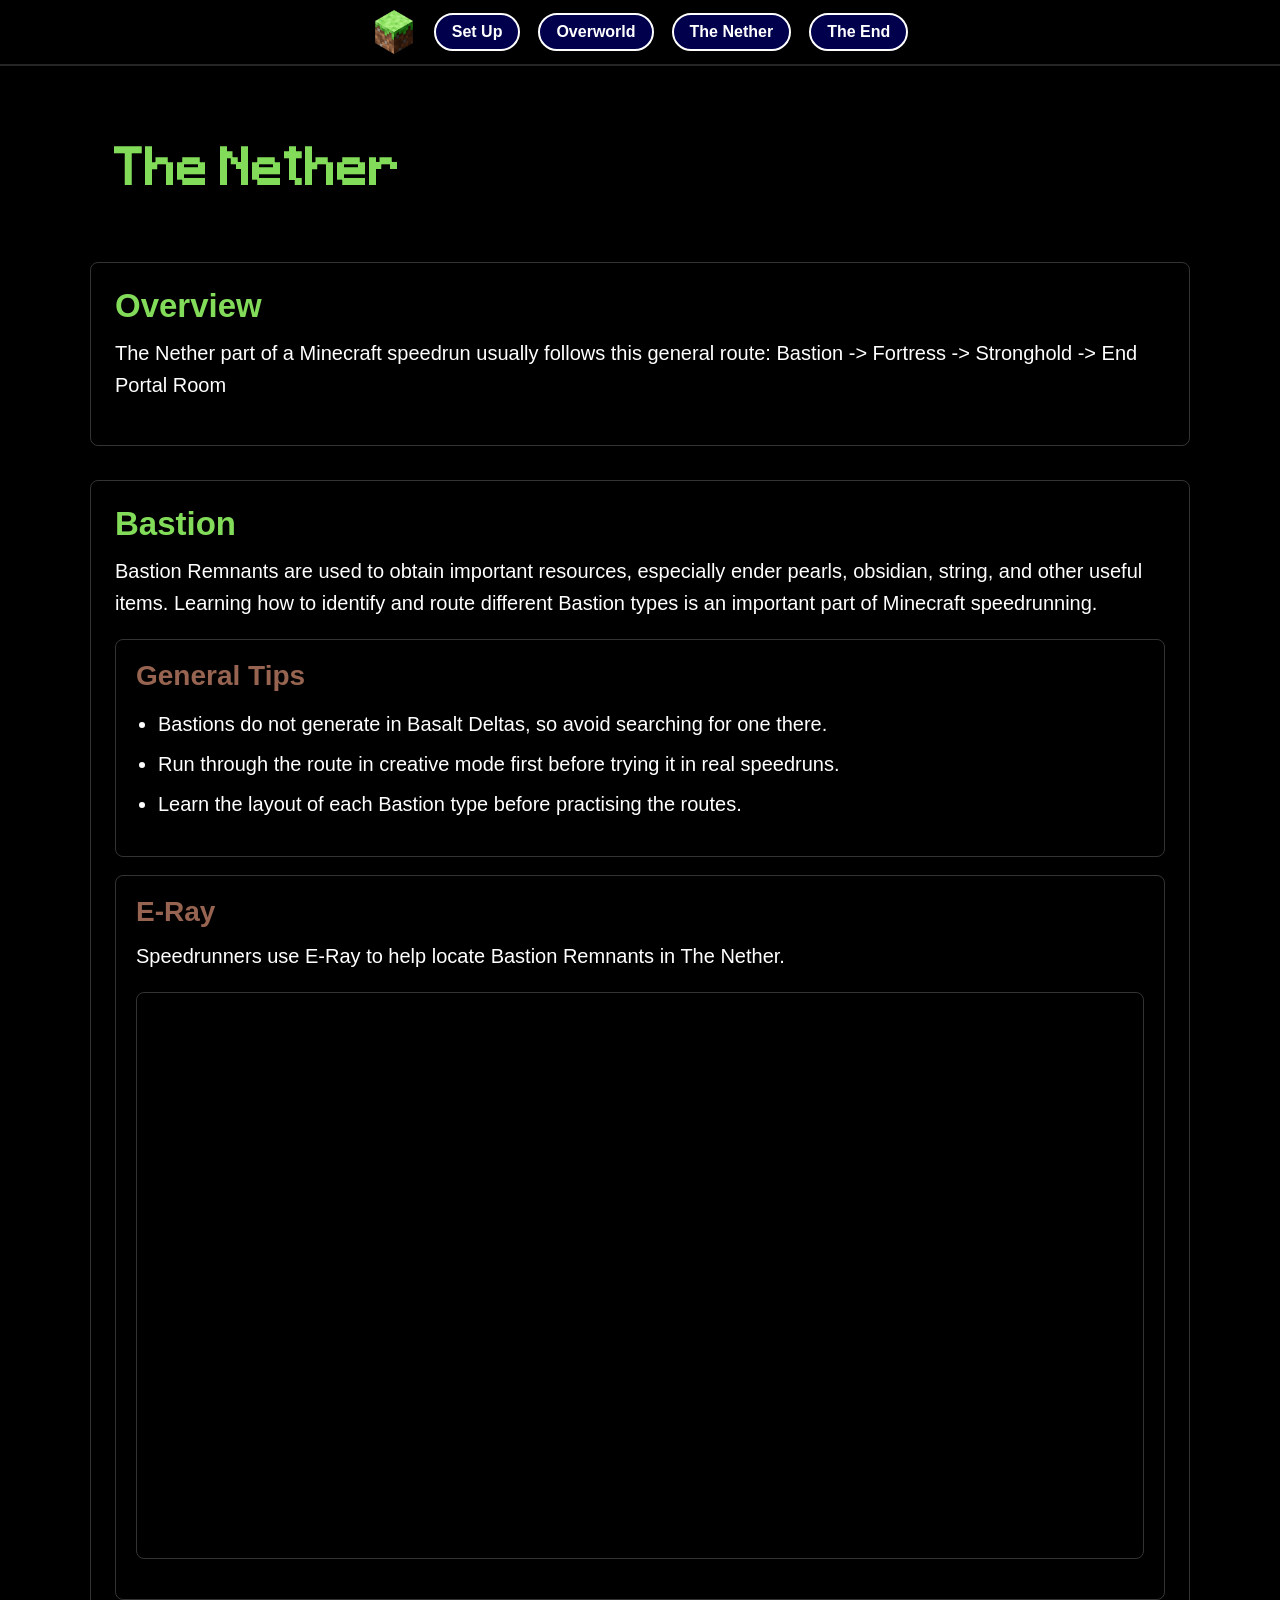
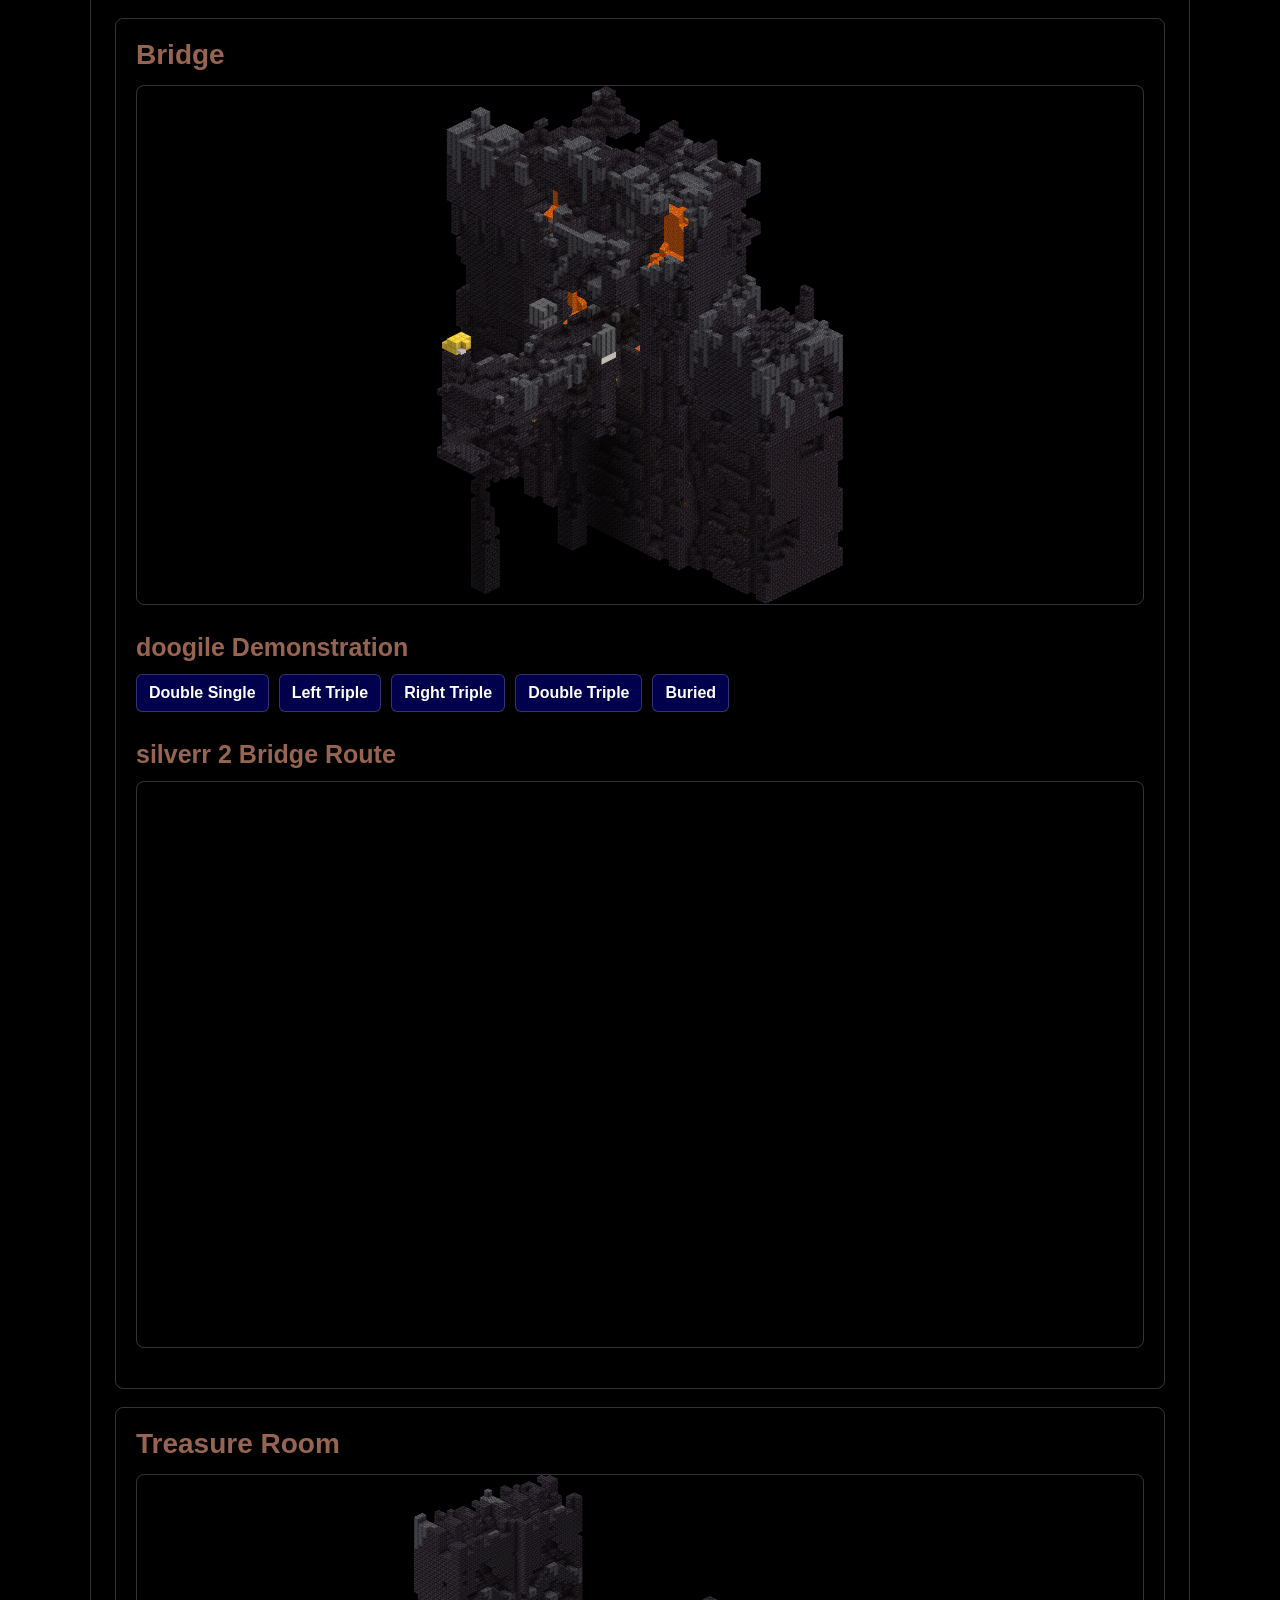
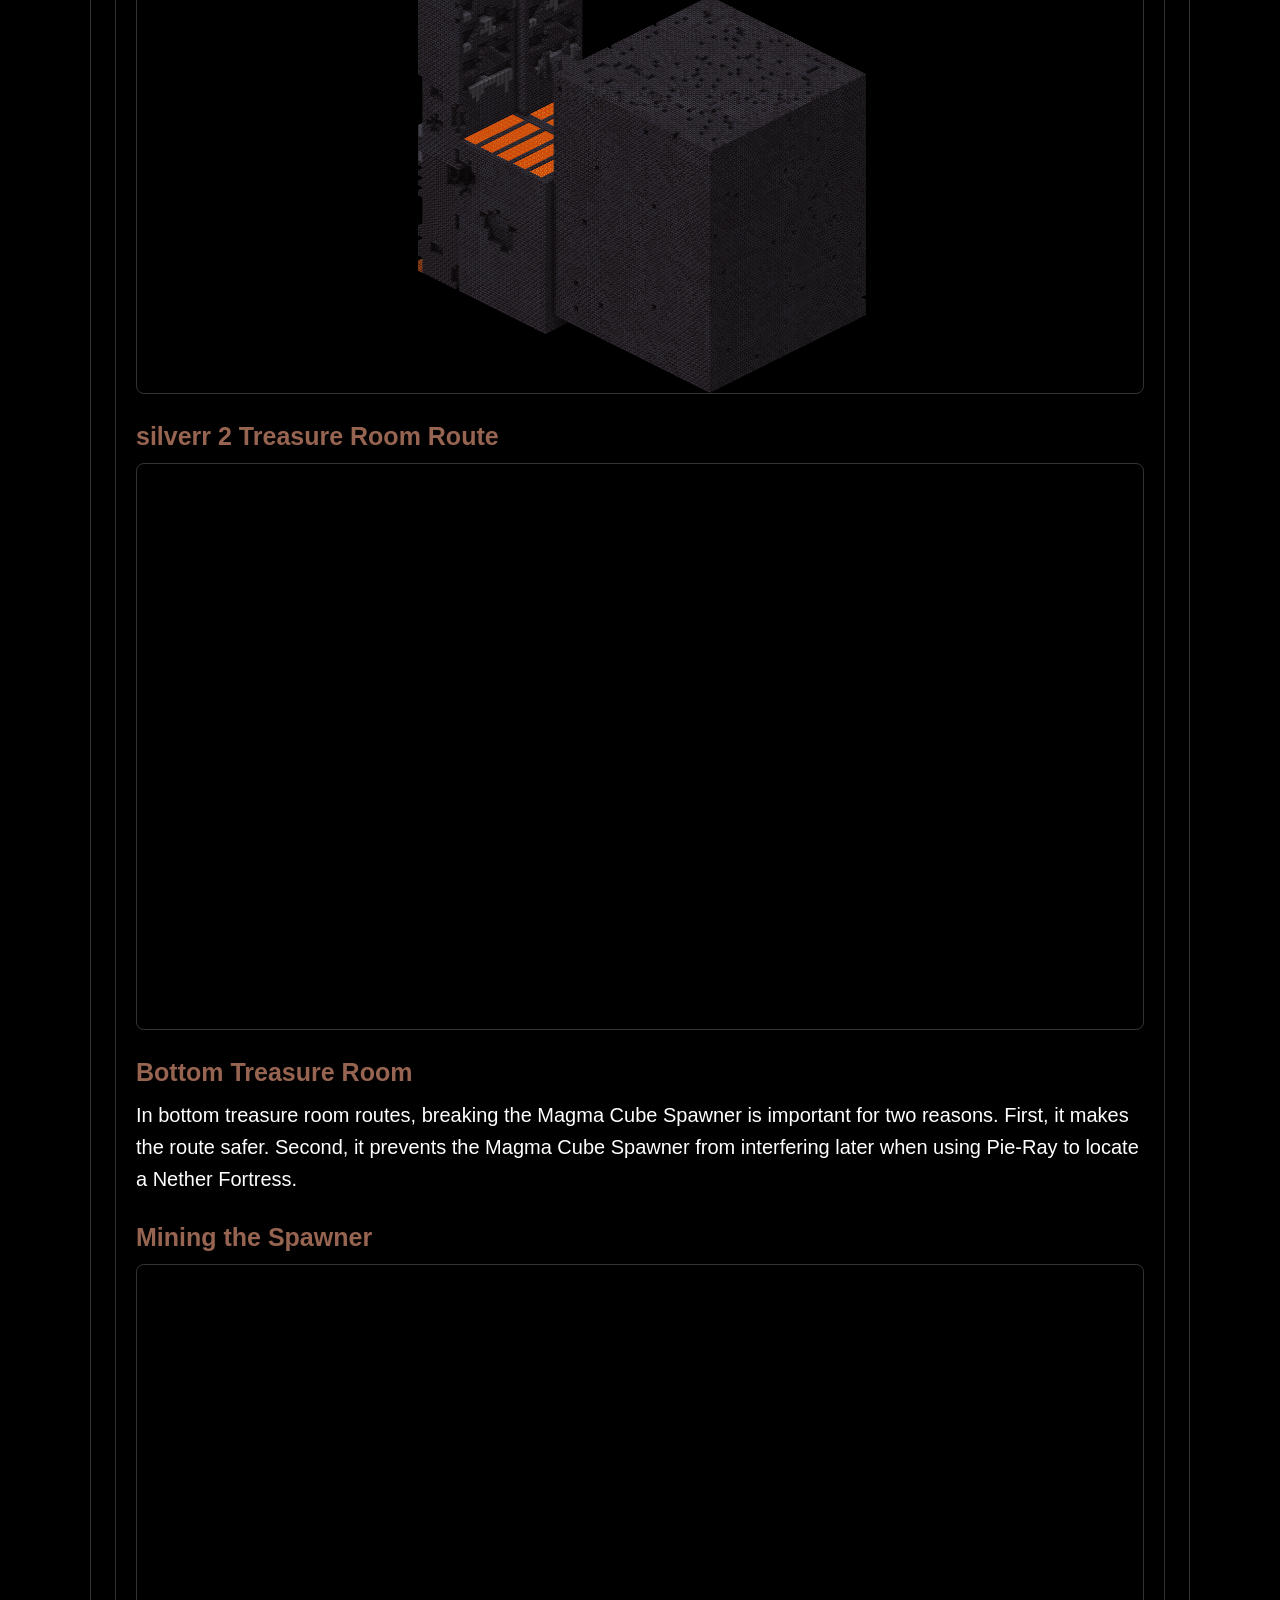
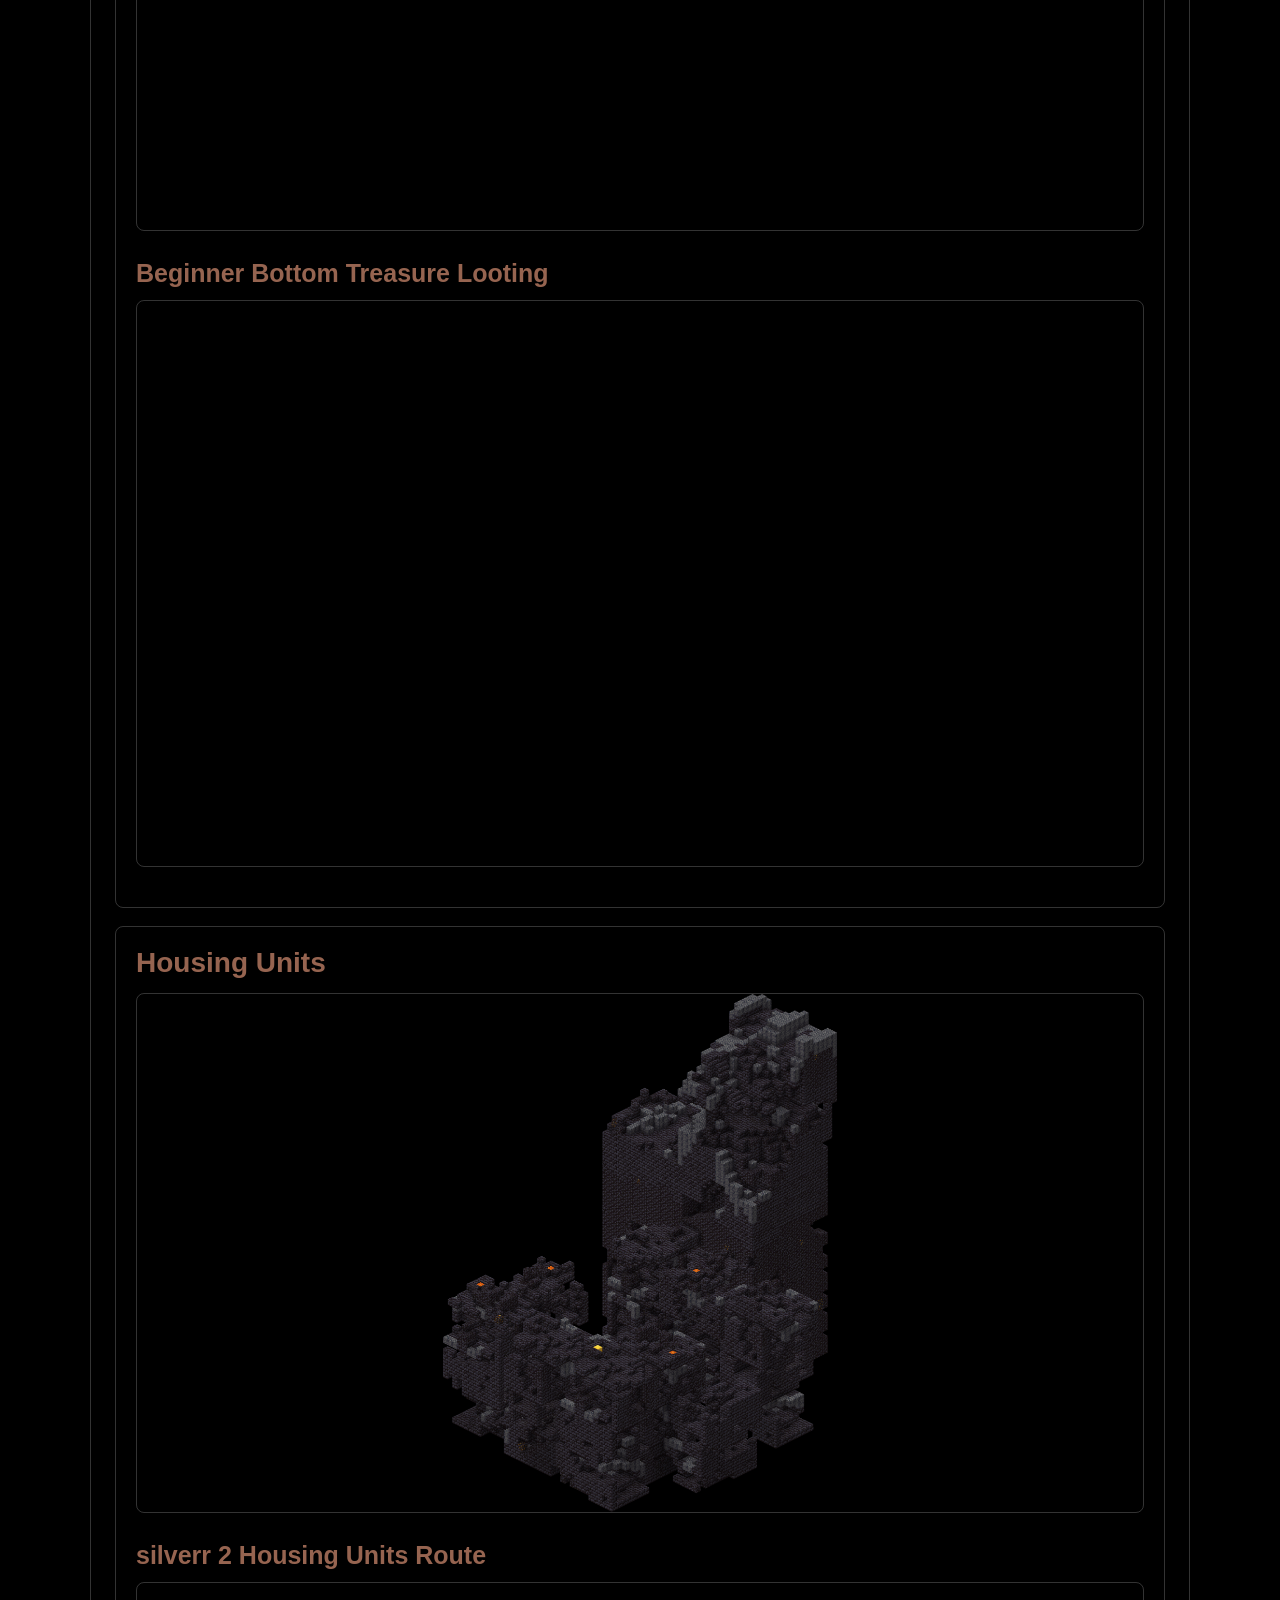
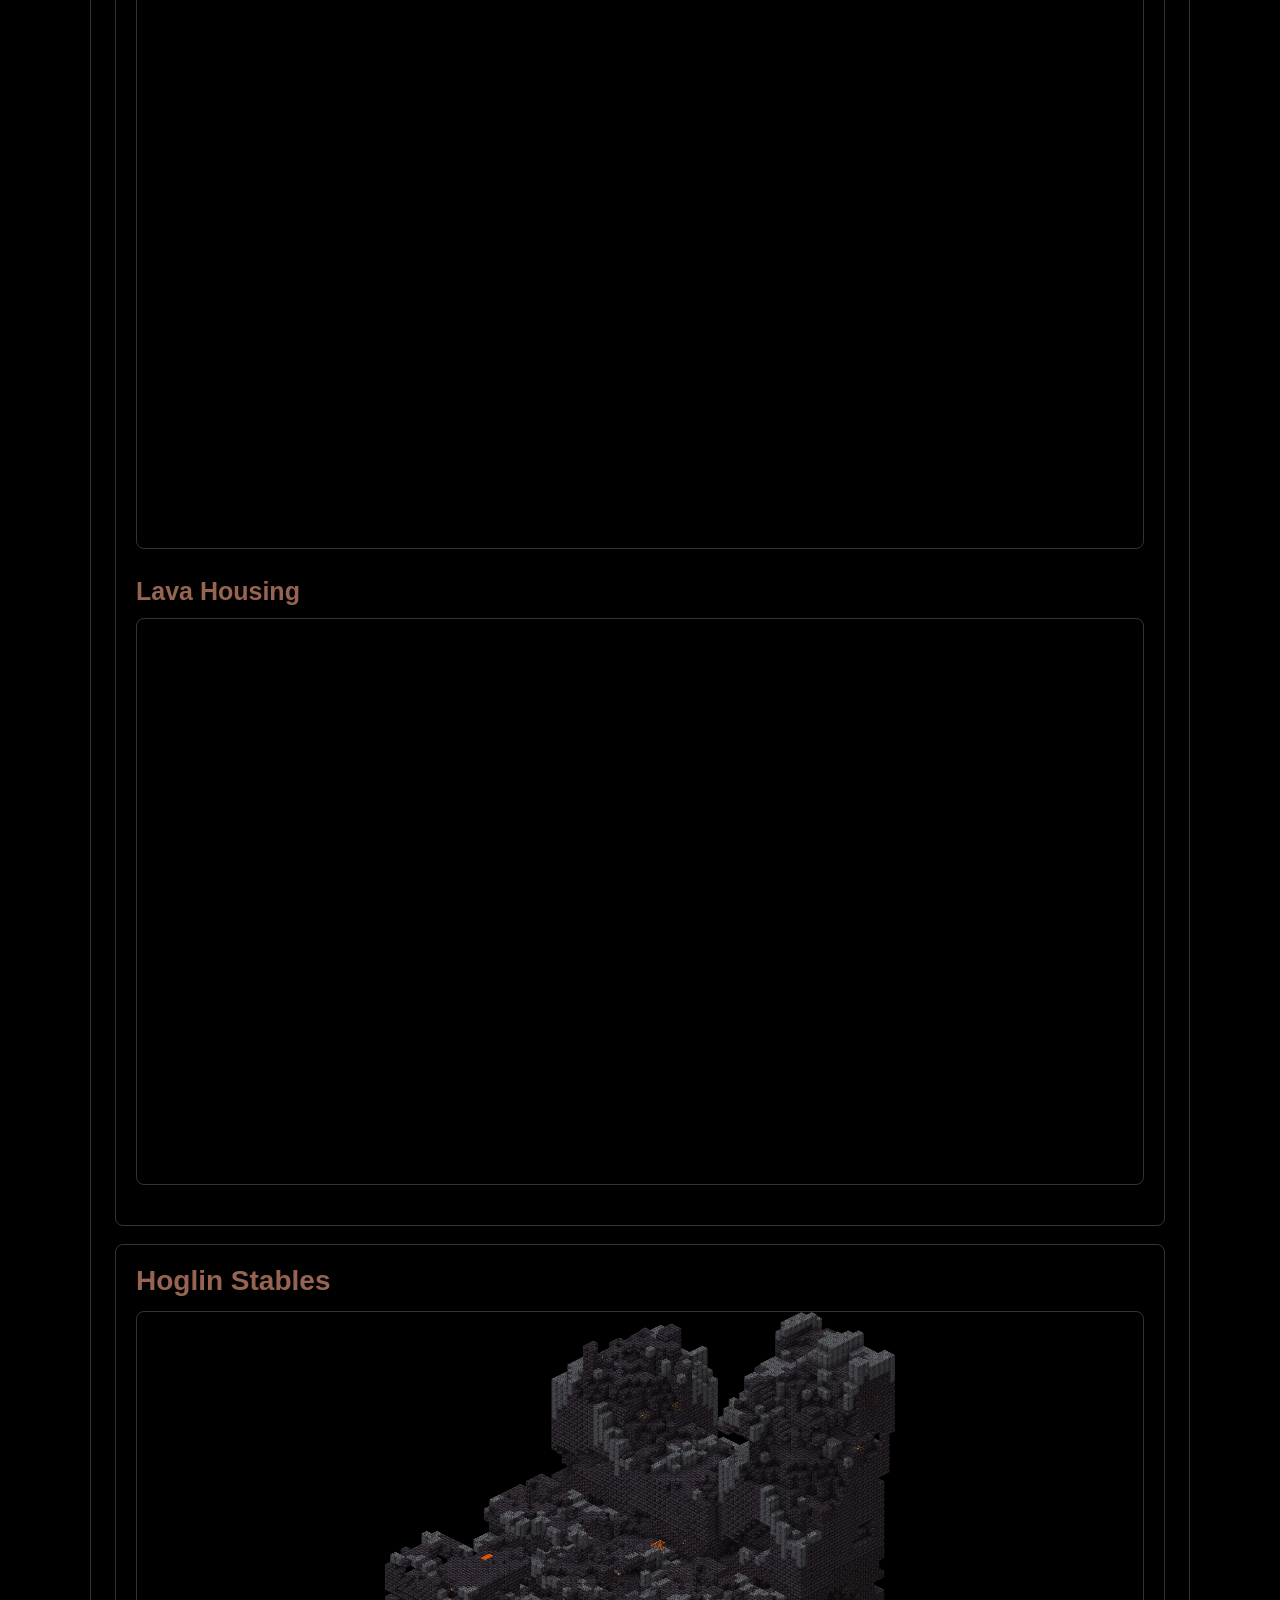
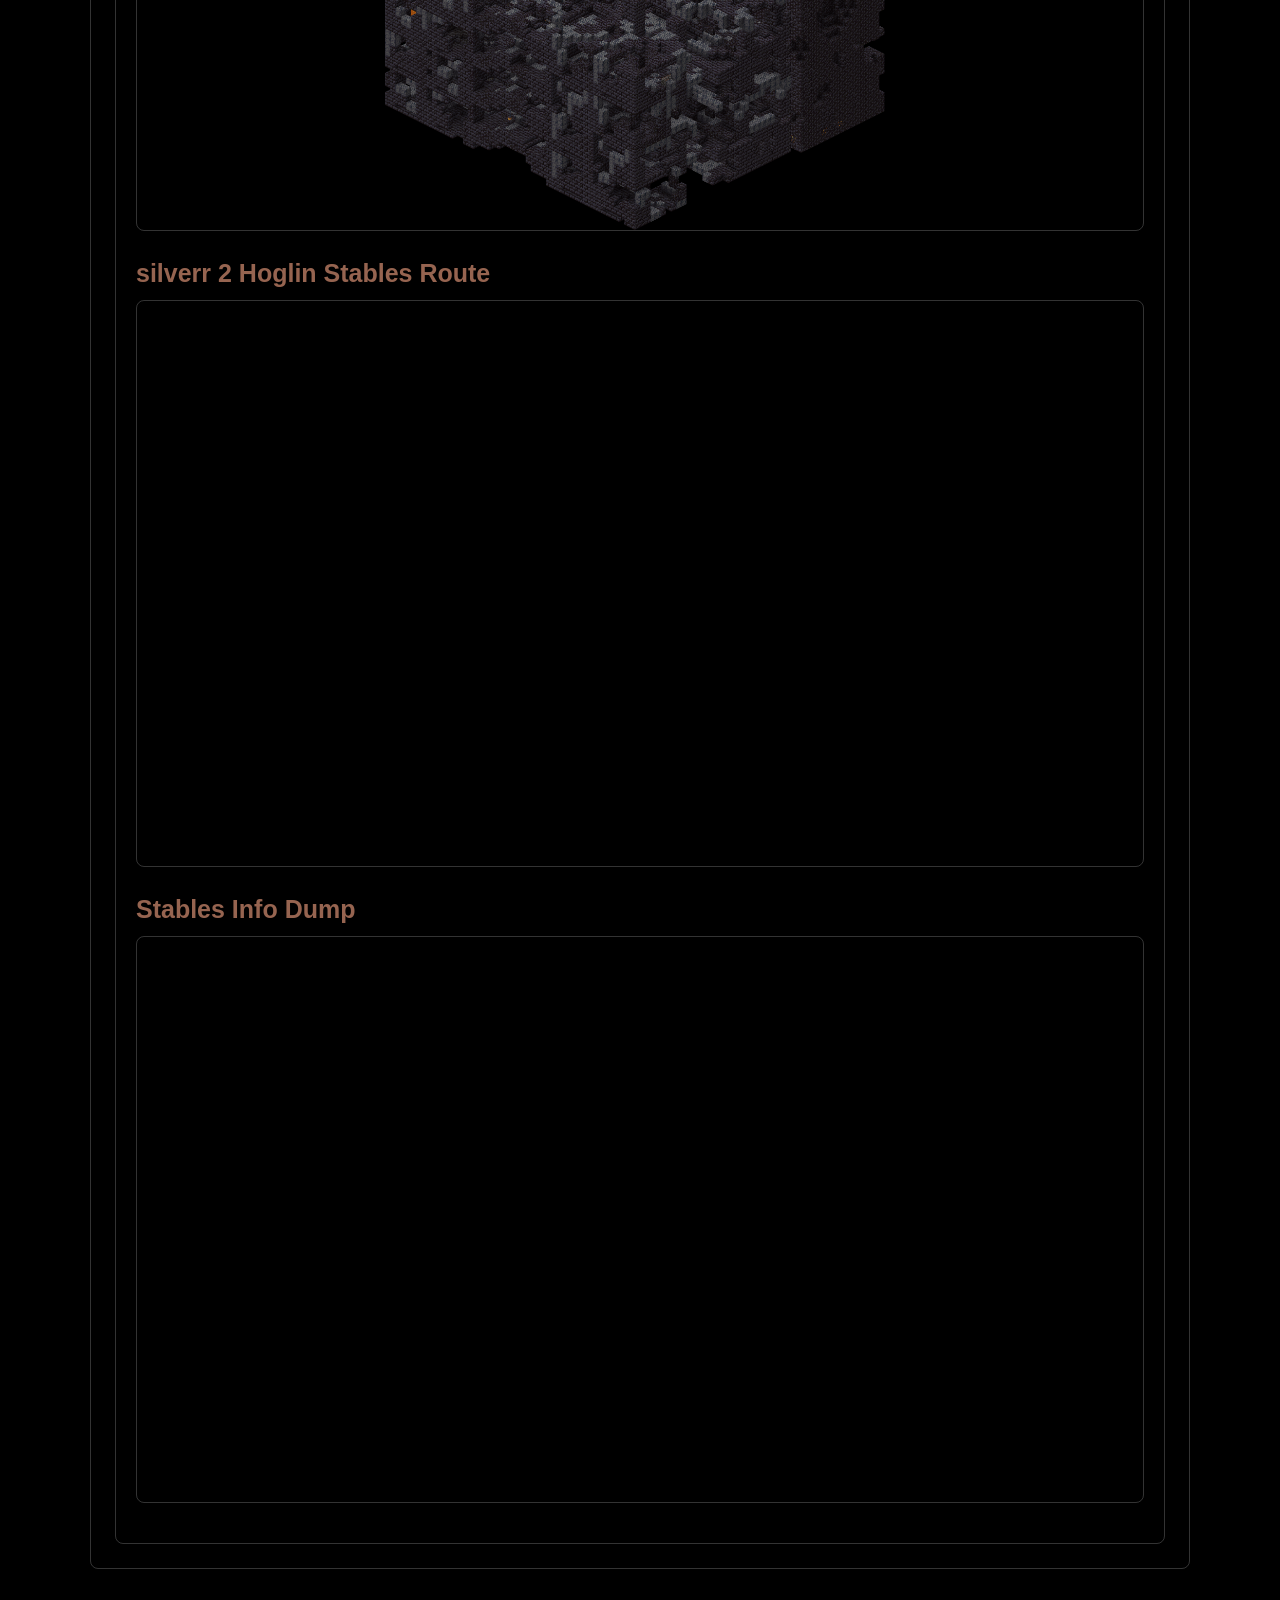
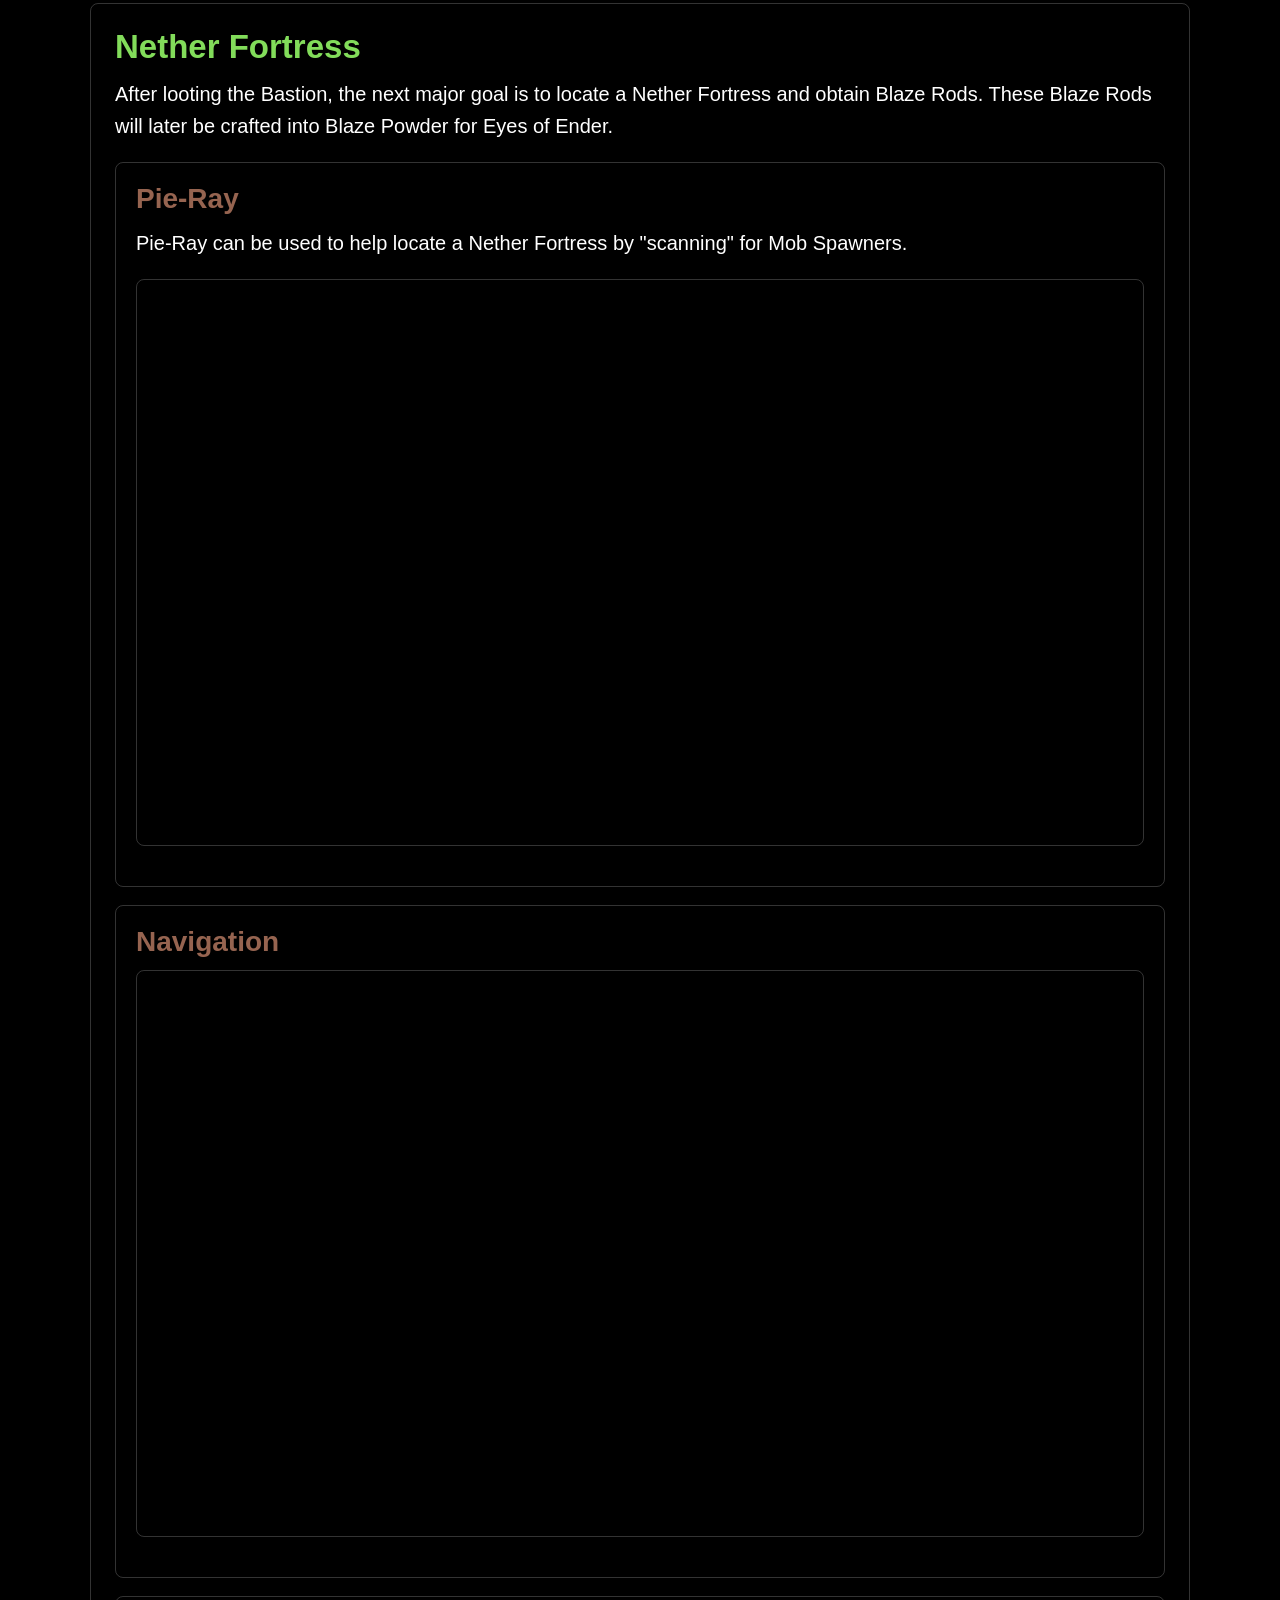
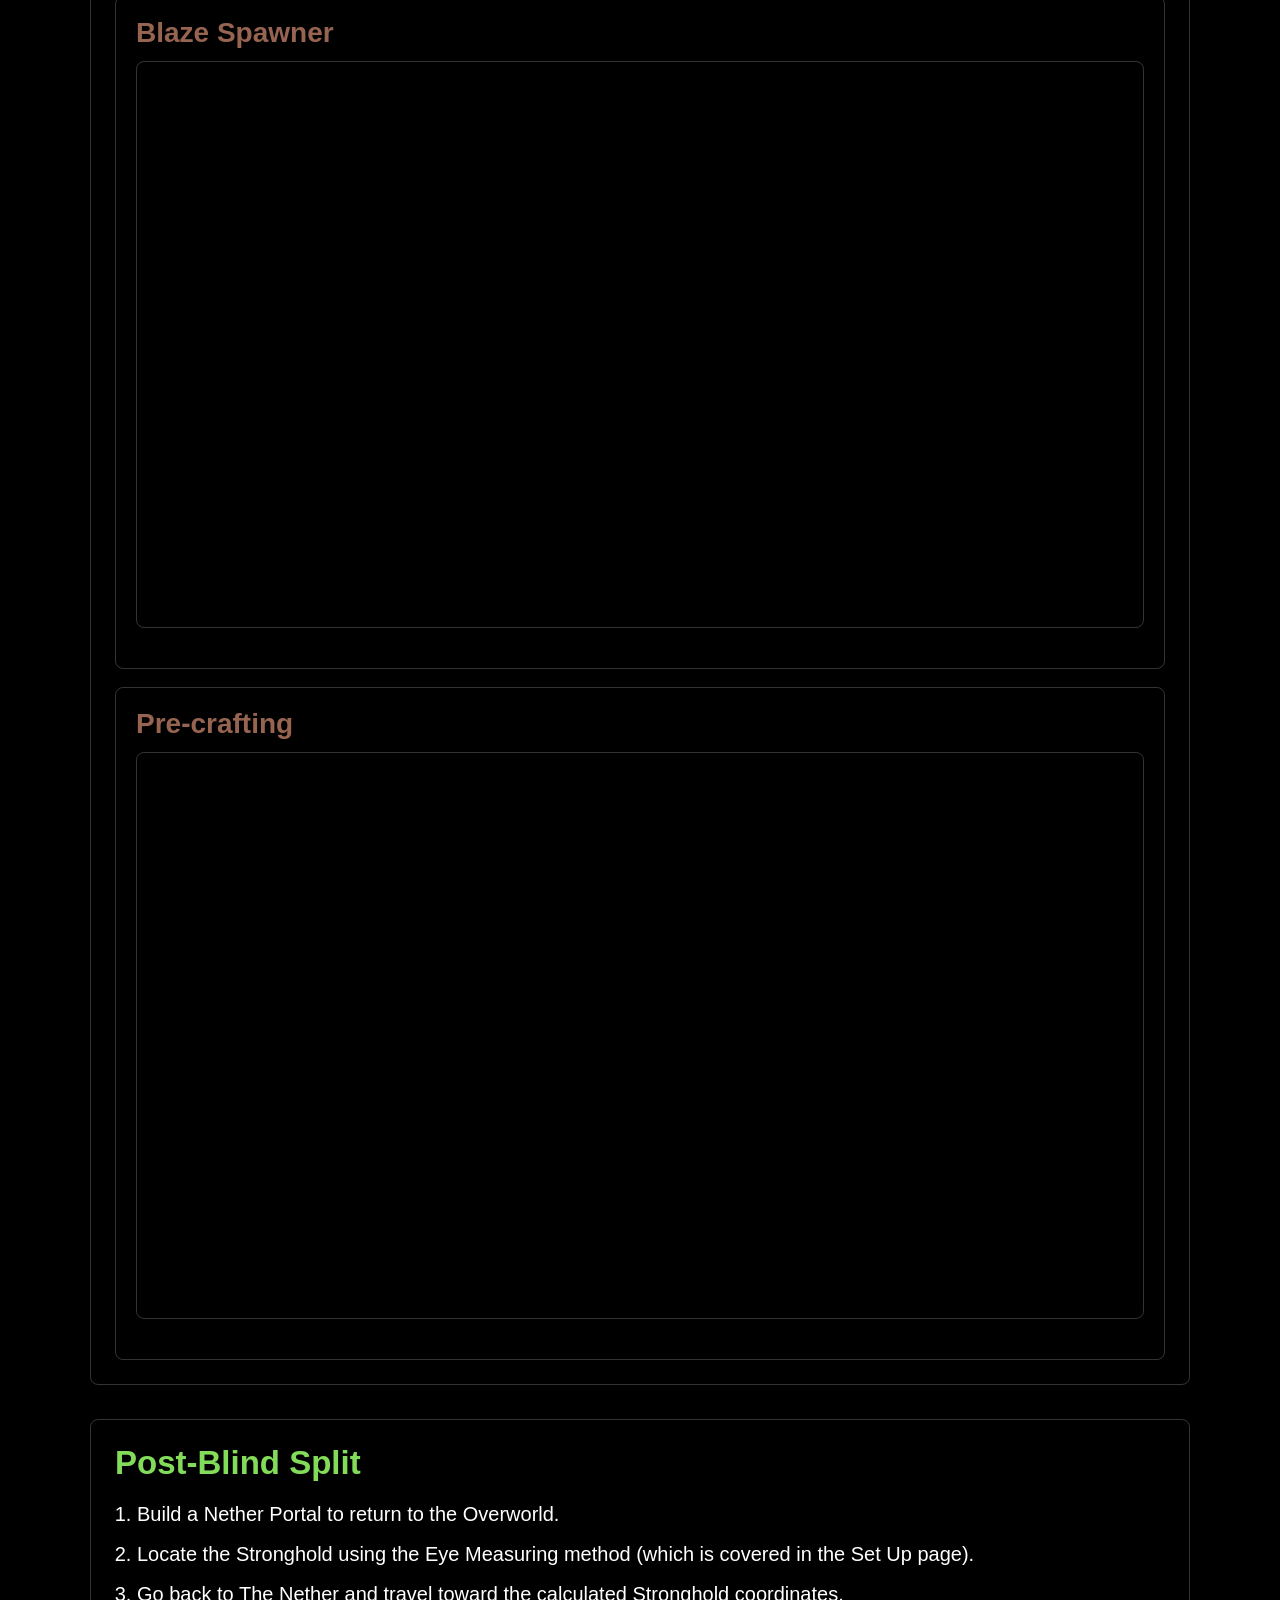
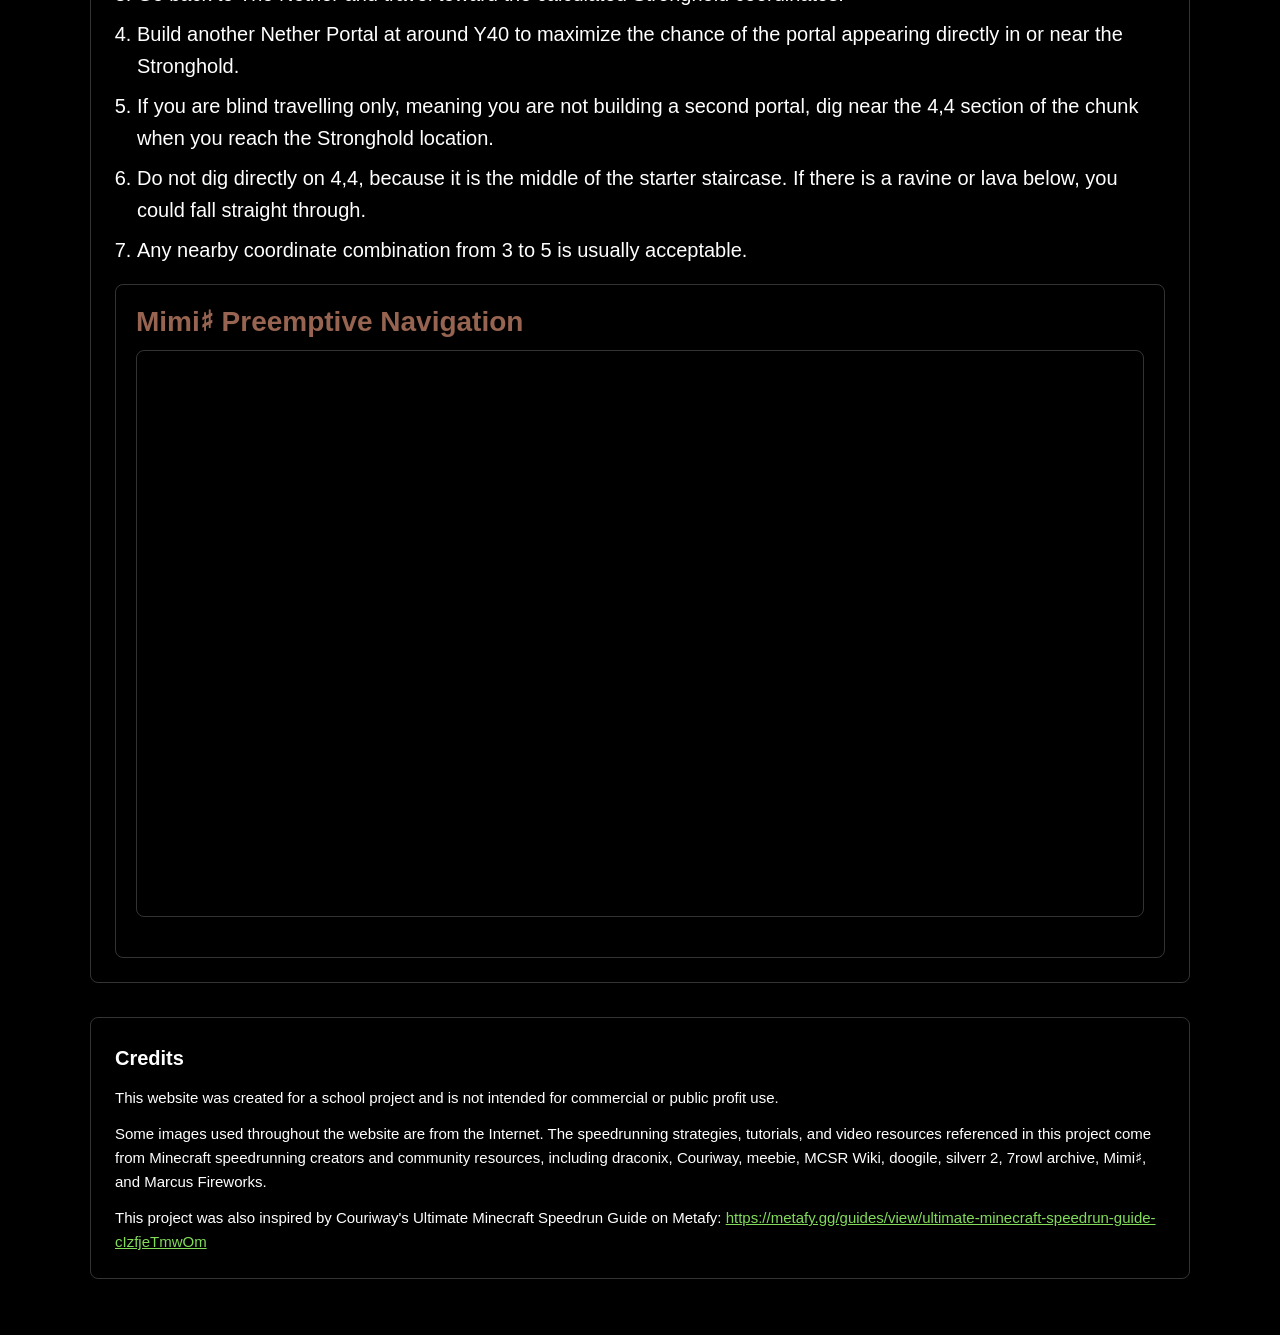
<file: TheNether.html>
<!DOCTYPE html>
<html lang="en">
<head>
  <meta charset="UTF-8">
  <meta name="viewport" content="width=device-width, initial-scale=1.0">
  <title>The Nether</title>
  <link rel="stylesheet" href="../CSS/TheNether.css">
</head>
<body>
  <nav class="top-nav">
    <a href="Homepage.html"><img class="nav-icon" src="../Images/block.png" alt="Minecraft block icon"></a>
    <a href="SetUp.html"><button class="nav-button" type="button">Set Up</button></a>
    <a href="Overworld.html"><button class="nav-button" type="button">Overworld</button></a>
    <a href="TheNether.html"><button class="nav-button" type="button">The Nether</button></a>
    <a href="TheEnd.html"><button class="nav-button" type="button">The End</button></a>
  </nav>

  <main class="nether-page">
    <section class="page-intro">
      <h1>The Nether</h1>
    </section>

    <section class="guide-section">
      <h2>Overview</h2>
      <p>The Nether part of a Minecraft speedrun usually follows this general route: Bastion -> Fortress -> Stronghold -> End Portal Room</p>
    </section>

    <section class="guide-section">
      <h2>Bastion</h2>
      <p>Bastion Remnants are used to obtain important resources, especially ender pearls, obsidian, string, and other useful items. Learning how to identify and route different Bastion types is an important part of Minecraft speedrunning.</p>

      <div class="guide-card">
        <h3>General Tips</h3>
        <ul>
          <li>Bastions do not generate in Basalt Deltas, so avoid searching for one there.</li>
          <li>Run through the route in creative mode first before trying it in real speedruns.</li>
          <li>Learn the layout of each Bastion type before practising the routes.</li>
        </ul>
      </div>

      <div class="guide-card">
        <h3>E-Ray</h3>
        <p>Speedrunners use E-Ray to help locate Bastion Remnants in The Nether.</p>
        <div class="video-wrapper">
          <iframe width="560" height="315" src="https://www.youtube.com/embed/7Q5zxSbtSUY?si=wru8PmakXCdkFnuk" title="YouTube video player" frameborder="0" allow="accelerometer; autoplay; clipboard-write; encrypted-media; gyroscope; picture-in-picture; web-share" referrerpolicy="strict-origin-when-cross-origin" allowfullscreen></iframe>
        </div>
      </div>

      <article class="guide-card">
        <h3>Bridge</h3>
        <img class="guide-image" src="../Images/The Nether/Bridge.png" alt="Bridge bastion identification screenshot">

        <h4>doogile Demonstration</h4>
        <div class="link-list">
          <a href="https://www.youtube.com/watch?v=NX0EFsZza74">Double Single</a>
          <a href="https://youtu.be/Auff9WZvl7E">Left Triple</a>
          <a href="https://www.youtube.com/watch?v=EApcg2Z8MSs">Right Triple</a>
          <a href="https://youtu.be/Zf8eYTZIzWg">Double Triple</a>
          <a href="https://www.youtube.com/watch?v=KlxbXsUFxrg">Buried</a>
        </div>

        <h4>silverr 2 Bridge Route</h4>
        <div class="video-wrapper">
          <iframe width="560" height="315" src="https://www.youtube.com/embed/Nbmh9SHIYk4?si=uxtPFbK5bj0WnRoO" title="YouTube video player" frameborder="0" allow="accelerometer; autoplay; clipboard-write; encrypted-media; gyroscope; picture-in-picture; web-share" referrerpolicy="strict-origin-when-cross-origin" allowfullscreen></iframe>
        </div>
      </article>

      <article class="guide-card">
        <h3>Treasure Room</h3>
        <img class="guide-image" src="../Images/The Nether/Treasure Room.png" alt="Treasure room bastion identification screenshot">

        <h4>silverr 2 Treasure Room Route</h4>
        <div class="video-wrapper">
          <iframe width="560" height="315" src="https://www.youtube.com/embed/gf4nge2Ki7A?si=7GdXBAz2scDuSvjr" title="YouTube video player" frameborder="0" allow="accelerometer; autoplay; clipboard-write; encrypted-media; gyroscope; picture-in-picture; web-share" referrerpolicy="strict-origin-when-cross-origin" allowfullscreen></iframe>
        </div>

        <h4>Bottom Treasure Room</h4>
        <p>In bottom treasure room routes, breaking the Magma Cube Spawner is important for two reasons. First, it makes the route safer. Second, it prevents the Magma Cube Spawner from interfering later when using Pie-Ray to locate a Nether Fortress.</p>

        <h4>Mining the Spawner</h4>
        <div class="video-wrapper">
          <iframe width="560" height="315" src="https://www.youtube.com/embed/SbkwbhYC2TQ?si=1WyIejkskTFiLAms" title="YouTube video player" frameborder="0" allow="accelerometer; autoplay; clipboard-write; encrypted-media; gyroscope; picture-in-picture; web-share" referrerpolicy="strict-origin-when-cross-origin" allowfullscreen></iframe>
        </div>

        <h4>Beginner Bottom Treasure Looting</h4>
        <div class="video-wrapper">
          <iframe width="560" height="315" src="https://www.youtube.com/embed/iPfwsaseLuo?si=3qOKxA9YGnfaQ0Ln" title="YouTube video player" frameborder="0" allow="accelerometer; autoplay; clipboard-write; encrypted-media; gyroscope; picture-in-picture; web-share" referrerpolicy="strict-origin-when-cross-origin" allowfullscreen></iframe>
        </div>
      </article>

      <article class="guide-card">
        <h3>Housing Units</h3>
        <img class="guide-image" src="../Images/The Nether/Housing Units.png" alt="Housing Units bastion identification screenshot">

        <h4>silverr 2 Housing Units Route</h4>
        <div class="video-wrapper">
          <iframe width="560" height="315" src="https://www.youtube.com/embed/Xc-xxiSdi2w?si=ahTo-70Hdg1ABe6G" title="YouTube video player" frameborder="0" allow="accelerometer; autoplay; clipboard-write; encrypted-media; gyroscope; picture-in-picture; web-share" referrerpolicy="strict-origin-when-cross-origin" allowfullscreen></iframe>
        </div>

        <h4>Lava Housing</h4>
        <div class="video-wrapper">
          <iframe width="560" height="315" src="https://www.youtube.com/embed/C-mzDXru10E?si=KfTdSTa9jXLE5Oqj" title="YouTube video player" frameborder="0" allow="accelerometer; autoplay; clipboard-write; encrypted-media; gyroscope; picture-in-picture; web-share" referrerpolicy="strict-origin-when-cross-origin" allowfullscreen></iframe>
        </div>
      </article>

      <article class="guide-card">
        <h3>Hoglin Stables</h3>
        <img class="guide-image" src="../Images/The Nether/Hoglin Stables.png" alt="Hoglin Stables bastion identification screenshot">

        <h4>silverr 2 Hoglin Stables Route</h4>
        <div class="video-wrapper">
          <iframe width="560" height="315" src="https://www.youtube.com/embed/iTgE6-2C8cU?si=iZqLw8KpxySpB8HY" title="YouTube video player" frameborder="0" allow="accelerometer; autoplay; clipboard-write; encrypted-media; gyroscope; picture-in-picture; web-share" referrerpolicy="strict-origin-when-cross-origin" allowfullscreen></iframe>
        </div>

        <h4>Stables Info Dump</h4>
        <div class="video-wrapper">
          <iframe width="560" height="315" src="https://www.youtube.com/embed/o8gCJJkCBno?si=78cKOpcxTBprXPK3" title="YouTube video player" frameborder="0" allow="accelerometer; autoplay; clipboard-write; encrypted-media; gyroscope; picture-in-picture; web-share" referrerpolicy="strict-origin-when-cross-origin" allowfullscreen></iframe>
        </div>
      </article>
    </section>

    <section class="guide-section">
      <h2>Nether Fortress</h2>
      <p>After looting the Bastion, the next major goal is to locate a Nether Fortress and obtain Blaze Rods. These Blaze Rods will later be crafted into Blaze Powder for Eyes of Ender.</p>

      <div class="guide-card">
        <h3>Pie-Ray</h3>
        <p>Pie-Ray can be used to help locate a Nether Fortress by "scanning" for Mob Spawners. </p>
        <div class="video-wrapper">
          <iframe width="560" height="315" src="https://www.youtube.com/embed/Jdv0JnKp-tY?si=Rs6ezWcbydTYBWv2" title="YouTube video player" frameborder="0" allow="accelerometer; autoplay; clipboard-write; encrypted-media; gyroscope; picture-in-picture; web-share" referrerpolicy="strict-origin-when-cross-origin" allowfullscreen></iframe>
        </div>
      </div>

      <div class="guide-card">
        <h3>Navigation</h3>
        <div class="video-wrapper">
          <iframe width="560" height="315" src="https://www.youtube.com/embed/6uDF7Scczoo?si=lrDrojs3cNfJcT__" title="YouTube video player" frameborder="0" allow="accelerometer; autoplay; clipboard-write; encrypted-media; gyroscope; picture-in-picture; web-share" referrerpolicy="strict-origin-when-cross-origin" allowfullscreen></iframe>
        </div>
      </div>

      <div class="guide-card">
        <h3>Blaze Spawner</h3>
        <div class="video-wrapper">
          <iframe width="560" height="315" src="https://www.youtube.com/embed/Fmyr3RGC5cU?si=QAePVCxMqu4EWQth" title="YouTube video player" frameborder="0" allow="accelerometer; autoplay; clipboard-write; encrypted-media; gyroscope; picture-in-picture; web-share" referrerpolicy="strict-origin-when-cross-origin" allowfullscreen></iframe>
        </div>
      </div>

      <div class="guide-card">
        <h3>Pre-crafting</h3>
        <div class="video-wrapper">
          <iframe width="560" height="315" src="https://www.youtube.com/embed/5L4tzKCIb78?si=wvJrm0-jnIAS6QtQ" title="YouTube video player" frameborder="0" allow="accelerometer; autoplay; clipboard-write; encrypted-media; gyroscope; picture-in-picture; web-share" referrerpolicy="strict-origin-when-cross-origin" allowfullscreen></iframe>
        </div>
      </div>
    </section>

    <section class="guide-section">
      <h2>Post-Blind Split</h2>
      <ol>
        <li>Build a Nether Portal to return to the Overworld.</li>
        <li>Locate the Stronghold using the Eye Measuring method (which is covered in the Set Up page).</li>
        <li>Go back to The Nether and travel toward the calculated Stronghold coordinates.</li>
        <li>Build another Nether Portal at around Y40 to maximize the chance of the portal appearing directly in or near the Stronghold.</li>
        <li>If you are blind travelling only, meaning you are not building a second portal, dig near the 4,4 section of the chunk when you reach the Stronghold location.</li>
        <li>Do not dig directly on 4,4, because it is the middle of the starter staircase. If there is a ravine or lava below, you could fall straight through.</li>
        <li>Any nearby coordinate combination from 3 to 5 is usually acceptable.</li>
      </ol>

      <div class="guide-card">
        <h3>Mimi&#9839; Preemptive Navigation</h3>
        <div class="video-wrapper">
          <iframe width="560" height="315" src="https://www.youtube.com/embed/1Kv5gbhzltc?si=qpejiCMizuQHZ5xT" title="YouTube video player" frameborder="0" allow="accelerometer; autoplay; clipboard-write; encrypted-media; gyroscope; picture-in-picture; web-share" referrerpolicy="strict-origin-when-cross-origin" allowfullscreen></iframe>
        </div>
      </div>
    </section>

    <section class="credits-section">
      <h5>Credits</h5>
      <p>This website was created for a school project and is not intended for commercial or public profit use.</p>
      <p>Some images used throughout the website are from the Internet. The speedrunning strategies, tutorials, and video resources referenced in this project come from Minecraft speedrunning creators and community resources, including draconix, Couriway, meebie, MCSR Wiki, doogile, silverr 2, 7rowl archive, Mimi&#9839;, and Marcus Fireworks.</p>
      <p>This project was also inspired by Couriway's Ultimate Minecraft Speedrun Guide on Metafy: <a href="https://metafy.gg/guides/view/ultimate-minecraft-speedrun-guide-cIzfjeTmwOm" target="_blank" rel="noopener noreferrer">https://metafy.gg/guides/view/ultimate-minecraft-speedrun-guide-cIzfjeTmwOm</a></p>
    </section>
  </main>
</body>
</html>
</file>
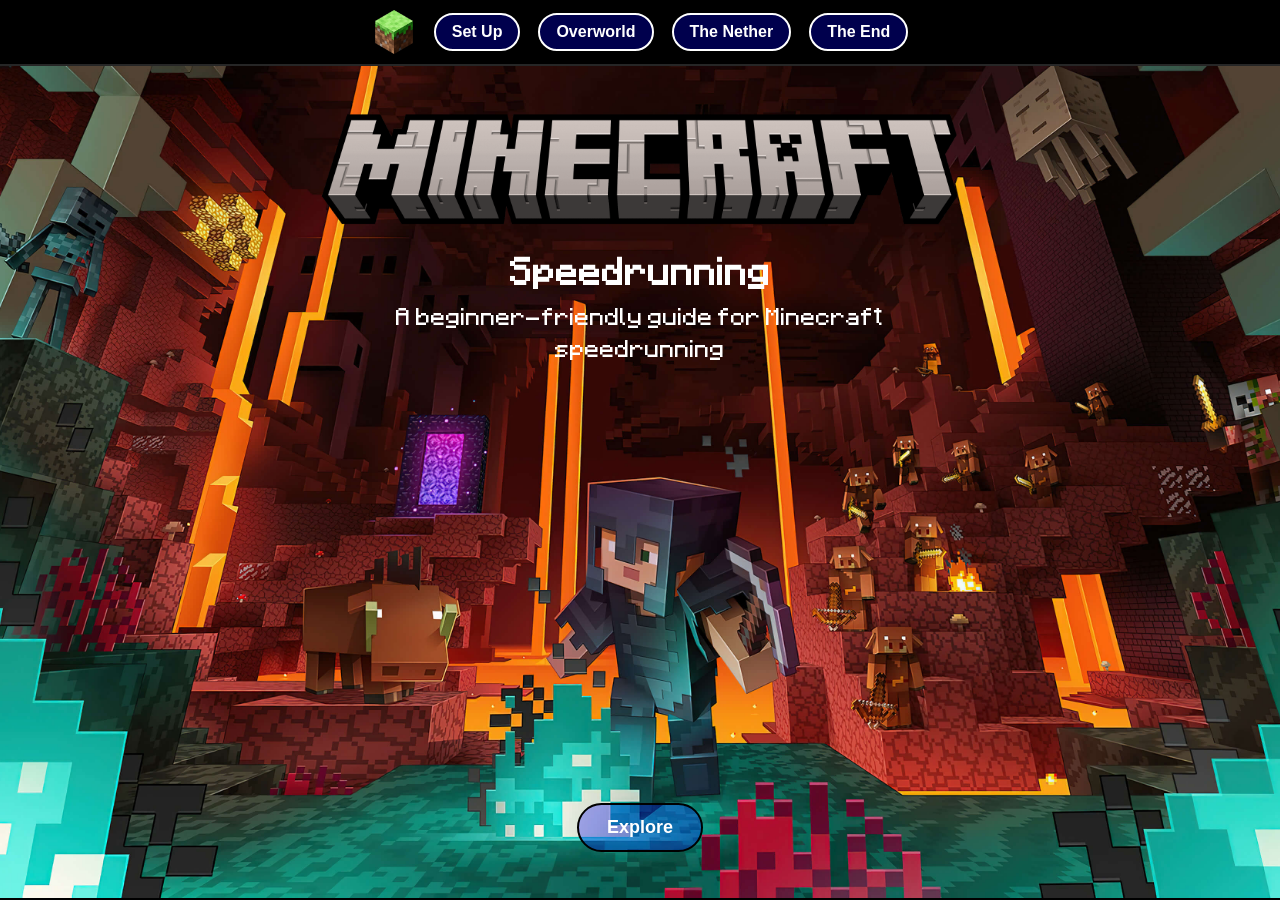
<file: HTML/Homepage.html>
<!DOCTYPE html>
<html lang="en">
<head>
  <meta charset="UTF-8">
  <meta name="viewport" content="width=device-width, initial-scale=1.0">
  <title>Minecraft Speedrunning</title>
  <link rel="stylesheet" href="../CSS/Homepage.css">
</head>
<body>
  <nav class="top-nav">
    <a href="index.html"><img class="nav-icon" src="../Images/block.png" alt="Minecraft block icon"></a>
    <a href="SetUp.html"><button class="nav-button" type="button">Set Up</button></a>
    <a href="Overworld.html"><button class="nav-button" type="button">Overworld</button></a>
    <a href="TheNether.html"><button class="nav-button" type="button">The Nether</button></a>
    <a href="TheEnd.html"><button class="nav-button" type="button">The End</button></a>
  </nav>

  <header class="hero">
    <section class="hero-main">
      <img class="minecraft-logo" src="../Images/Homepage/Minecraft-Logo.png" alt="Minecraft logo">
      <section class="intro-card">
        <h1>Speedrunning</h1>
        <p>
          A beginner-friendly guide for Minecraft speedrunning
        </p>
      </section>
    </section>
    <a href="../HTML/SetUp.html"><button class="explore-button" type="button">Explore</button></a>
  </header>
</body>
</html>
</file>
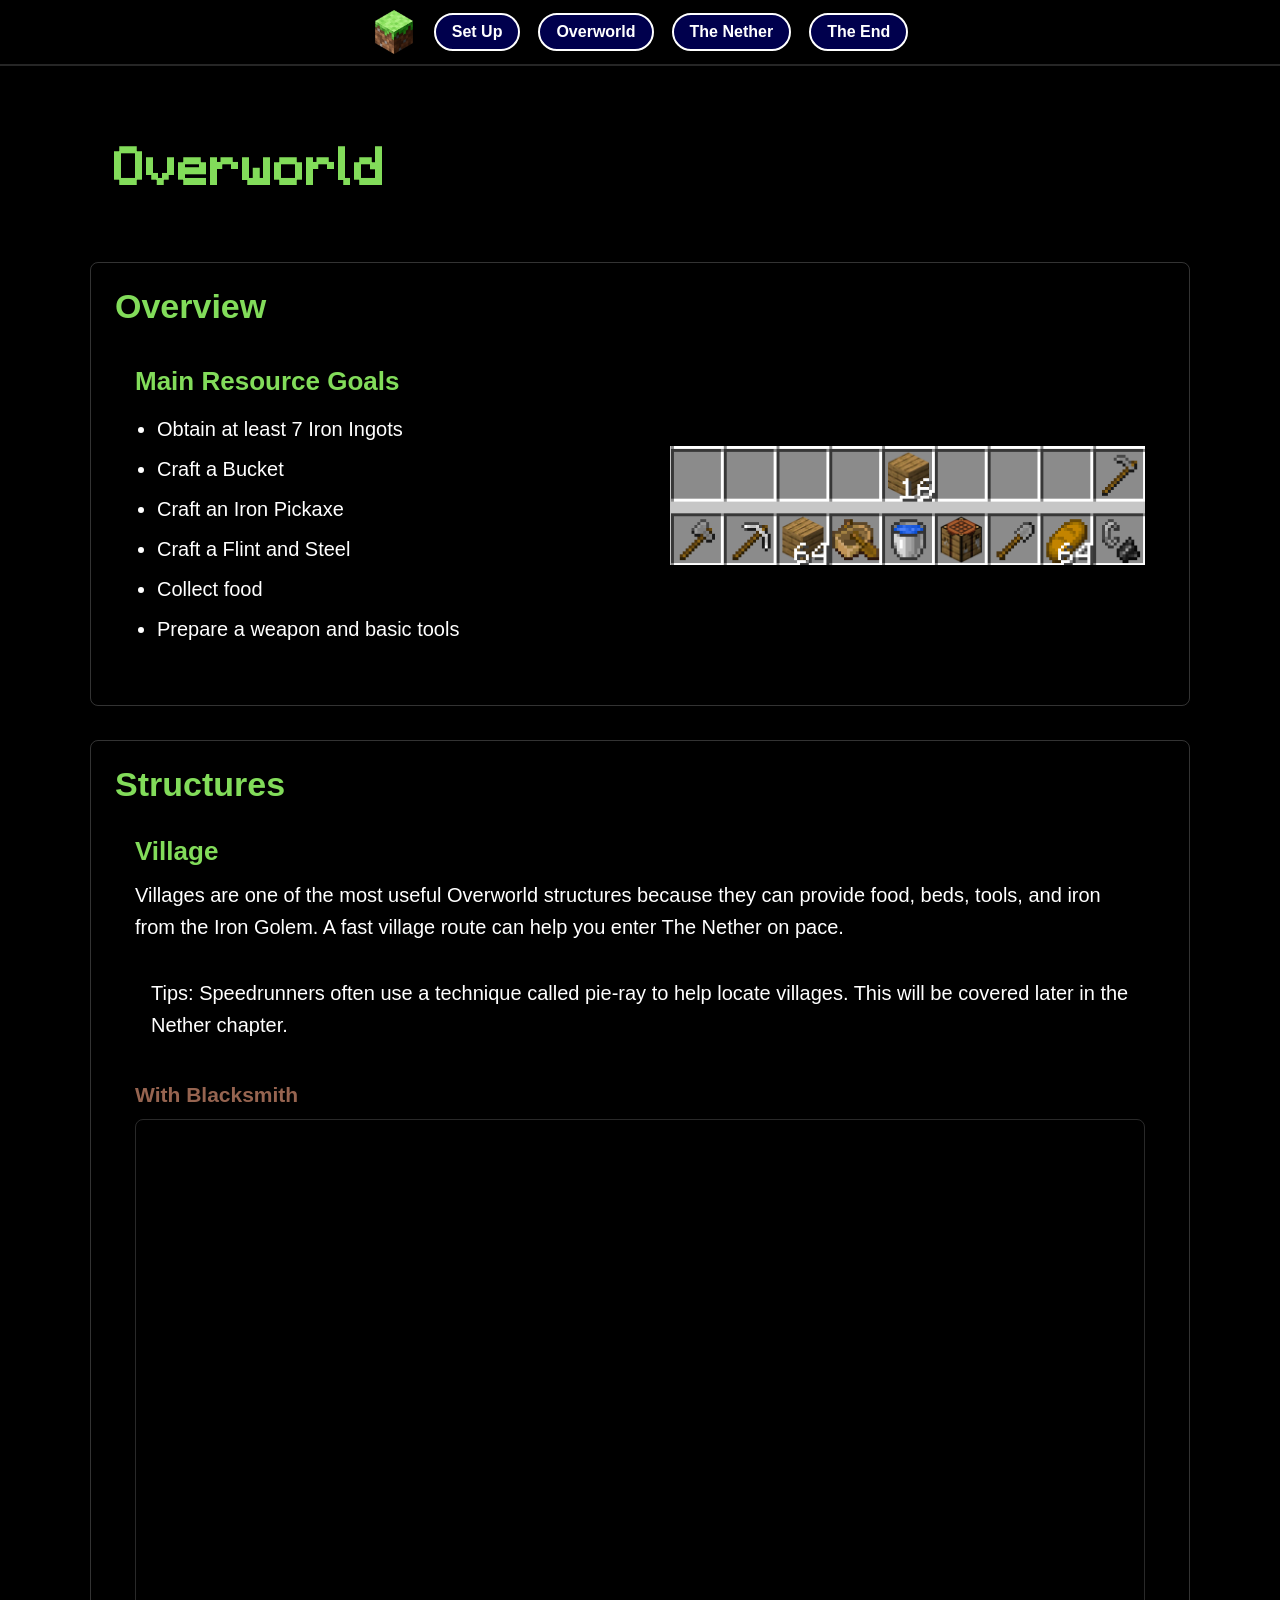
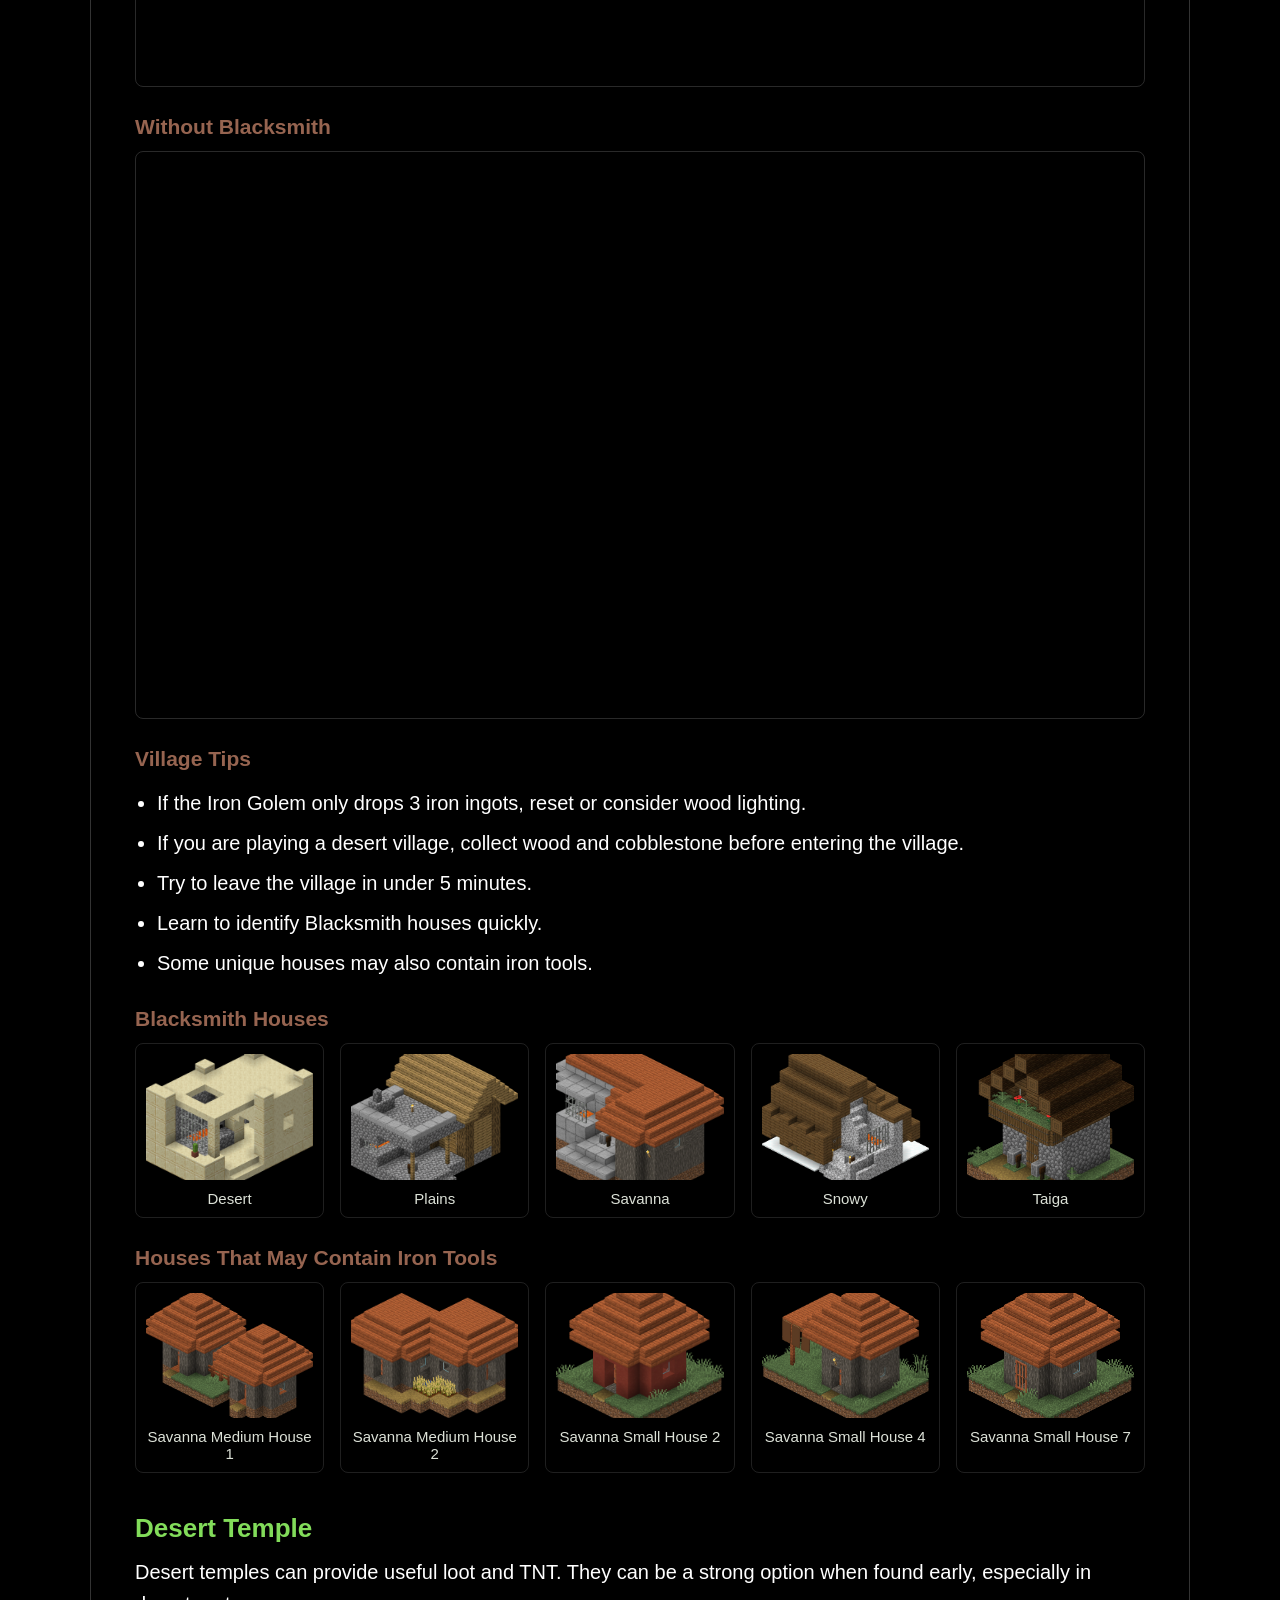
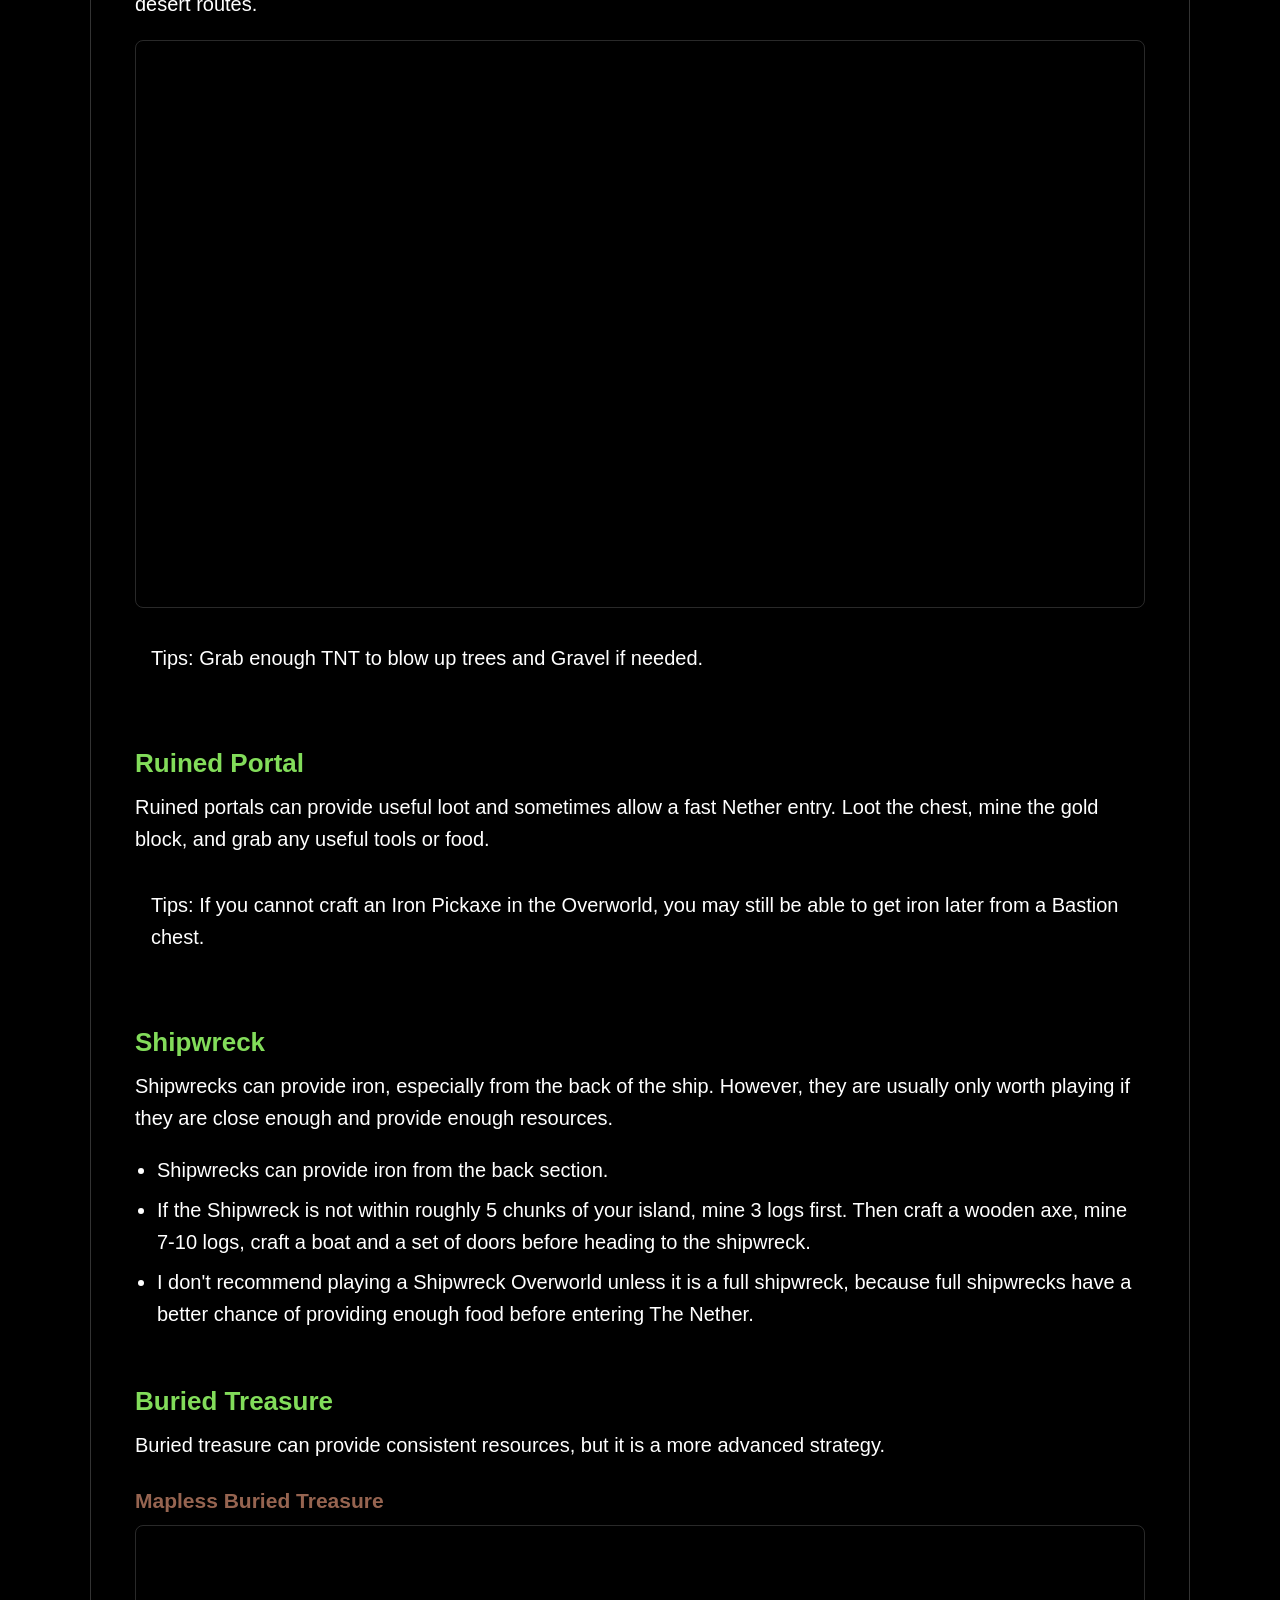
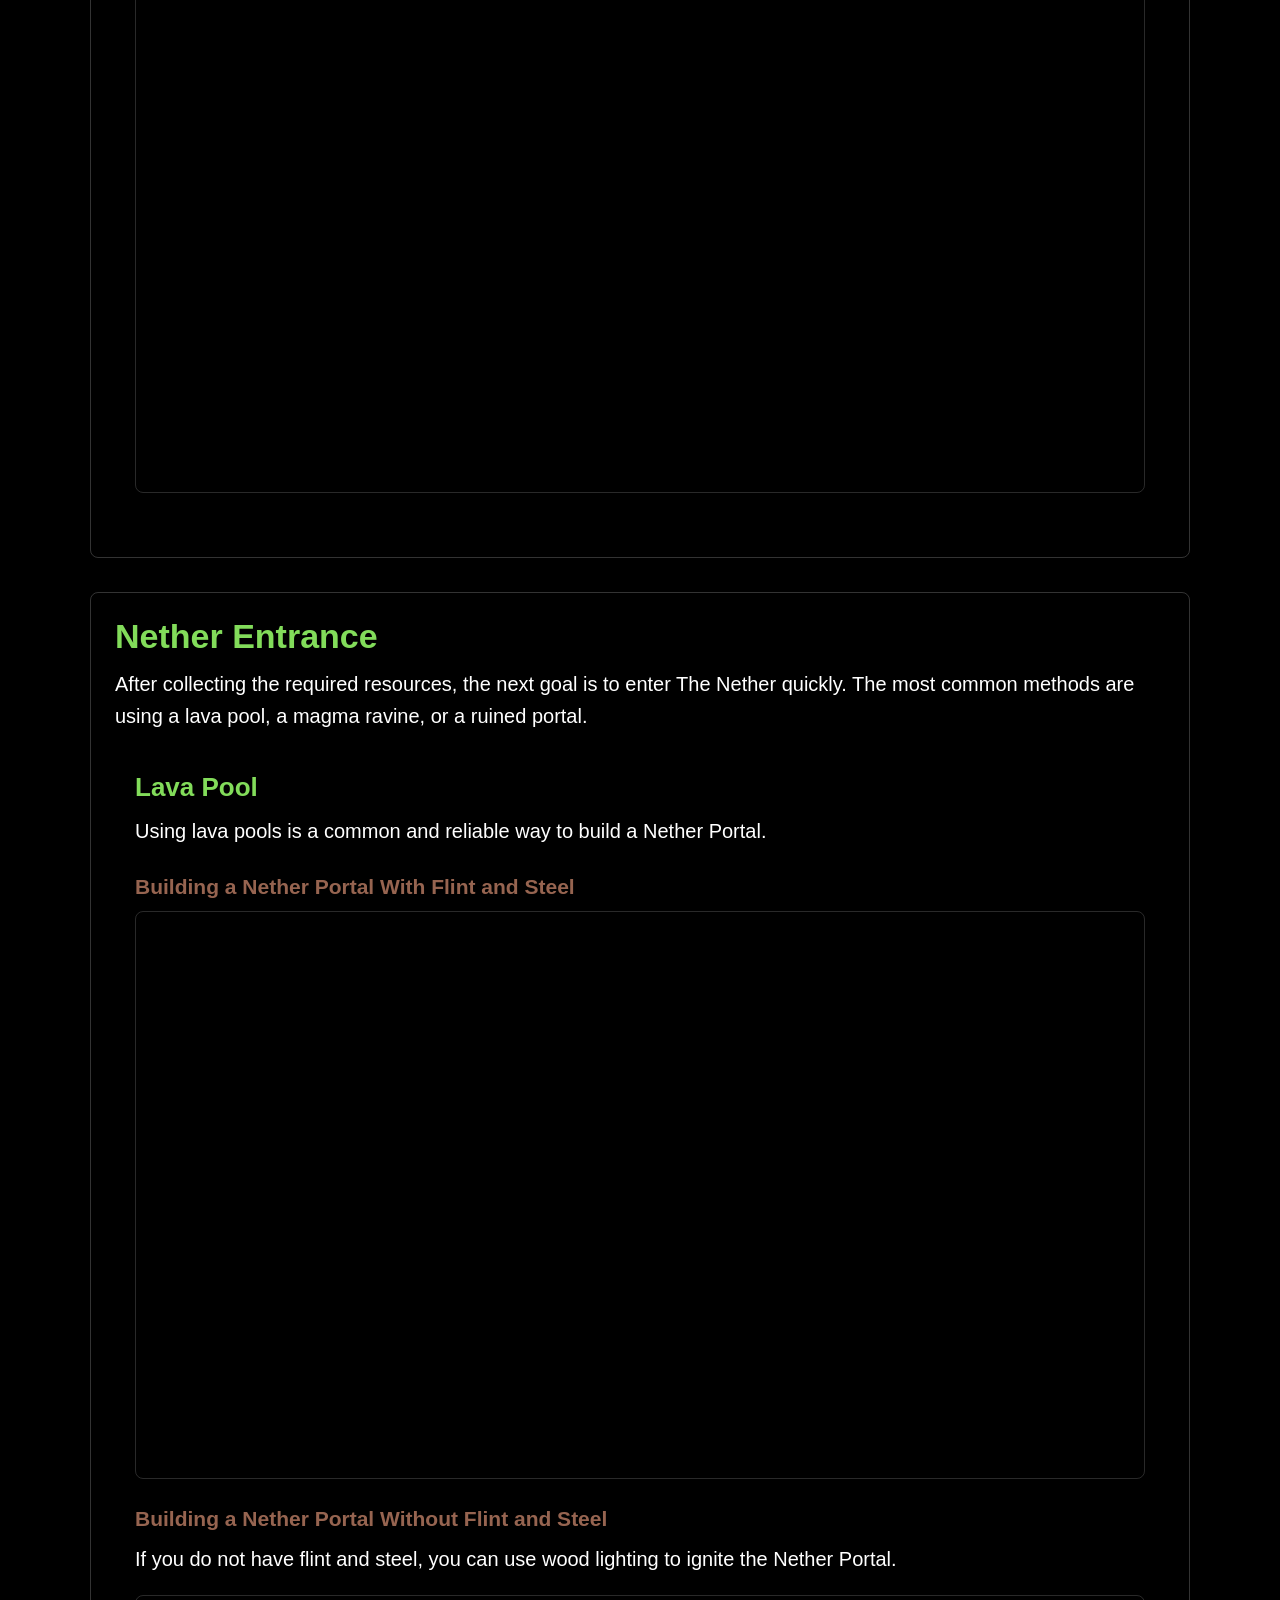
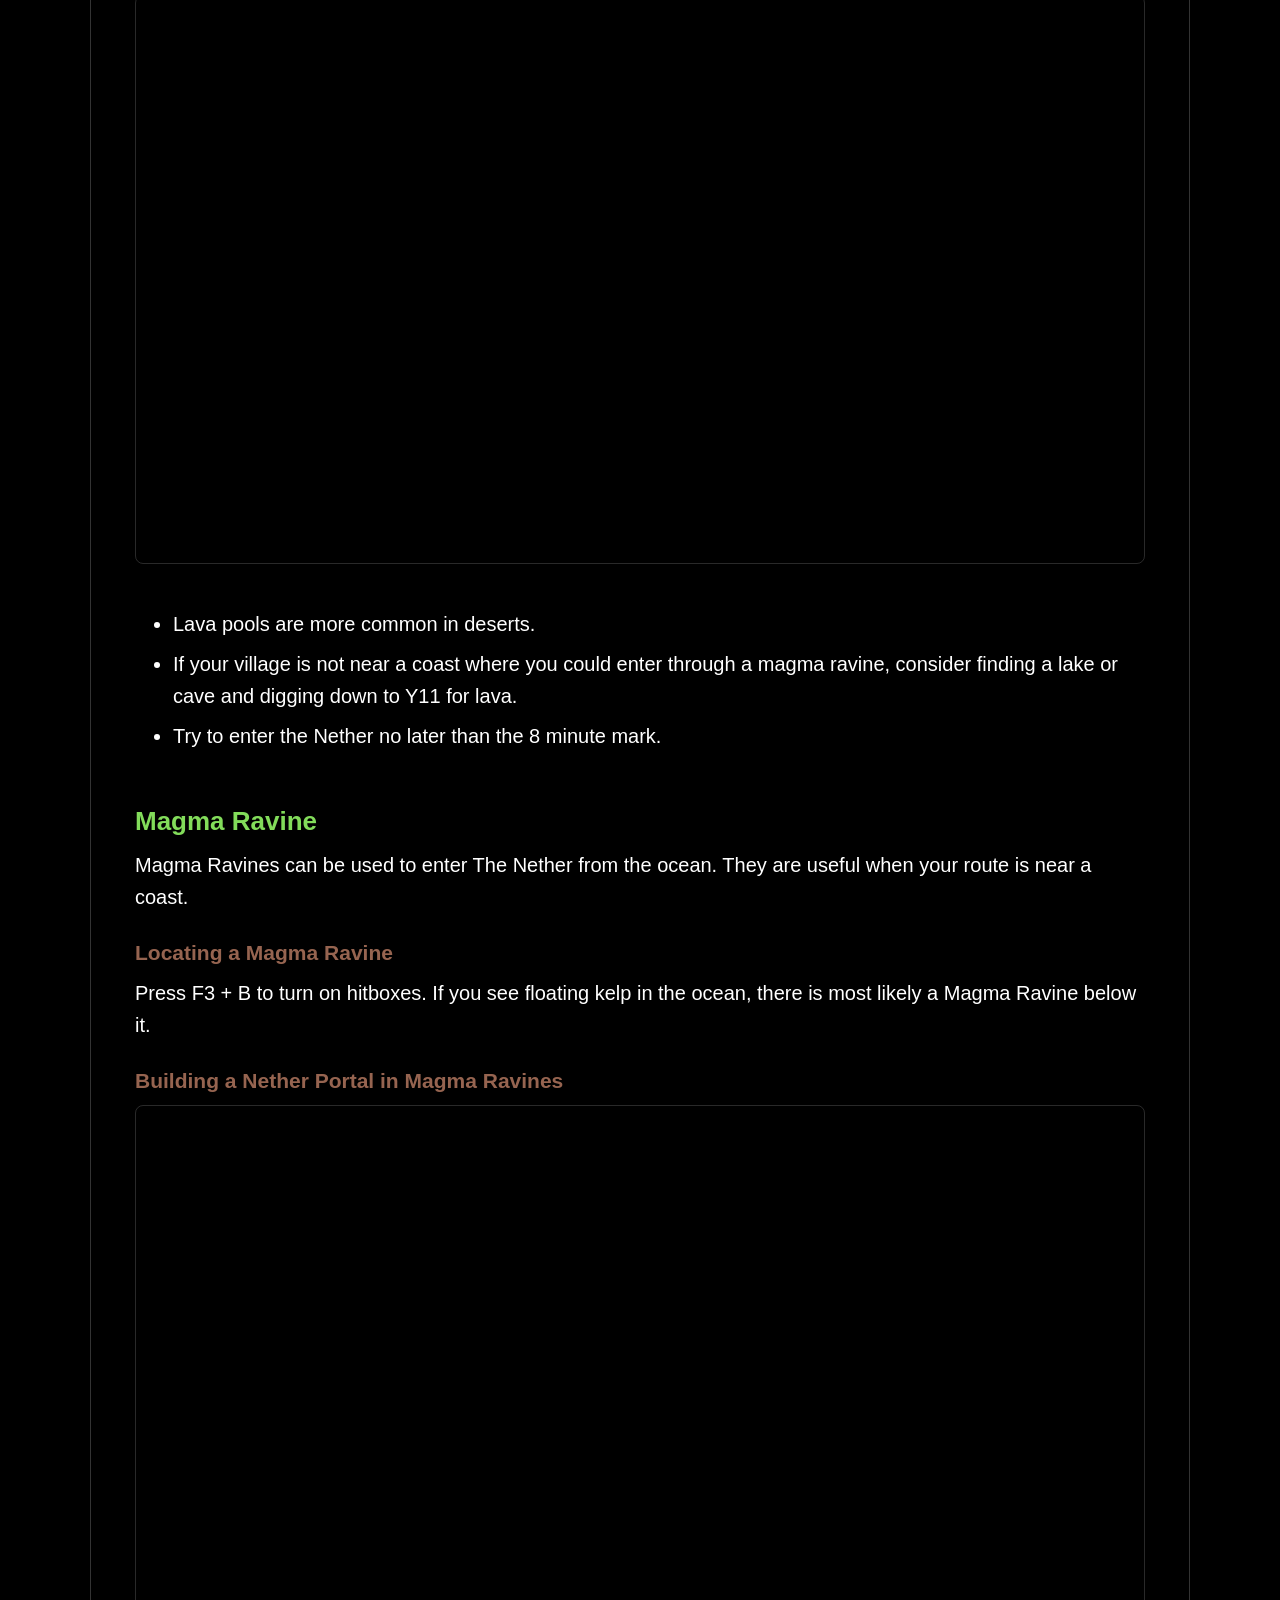
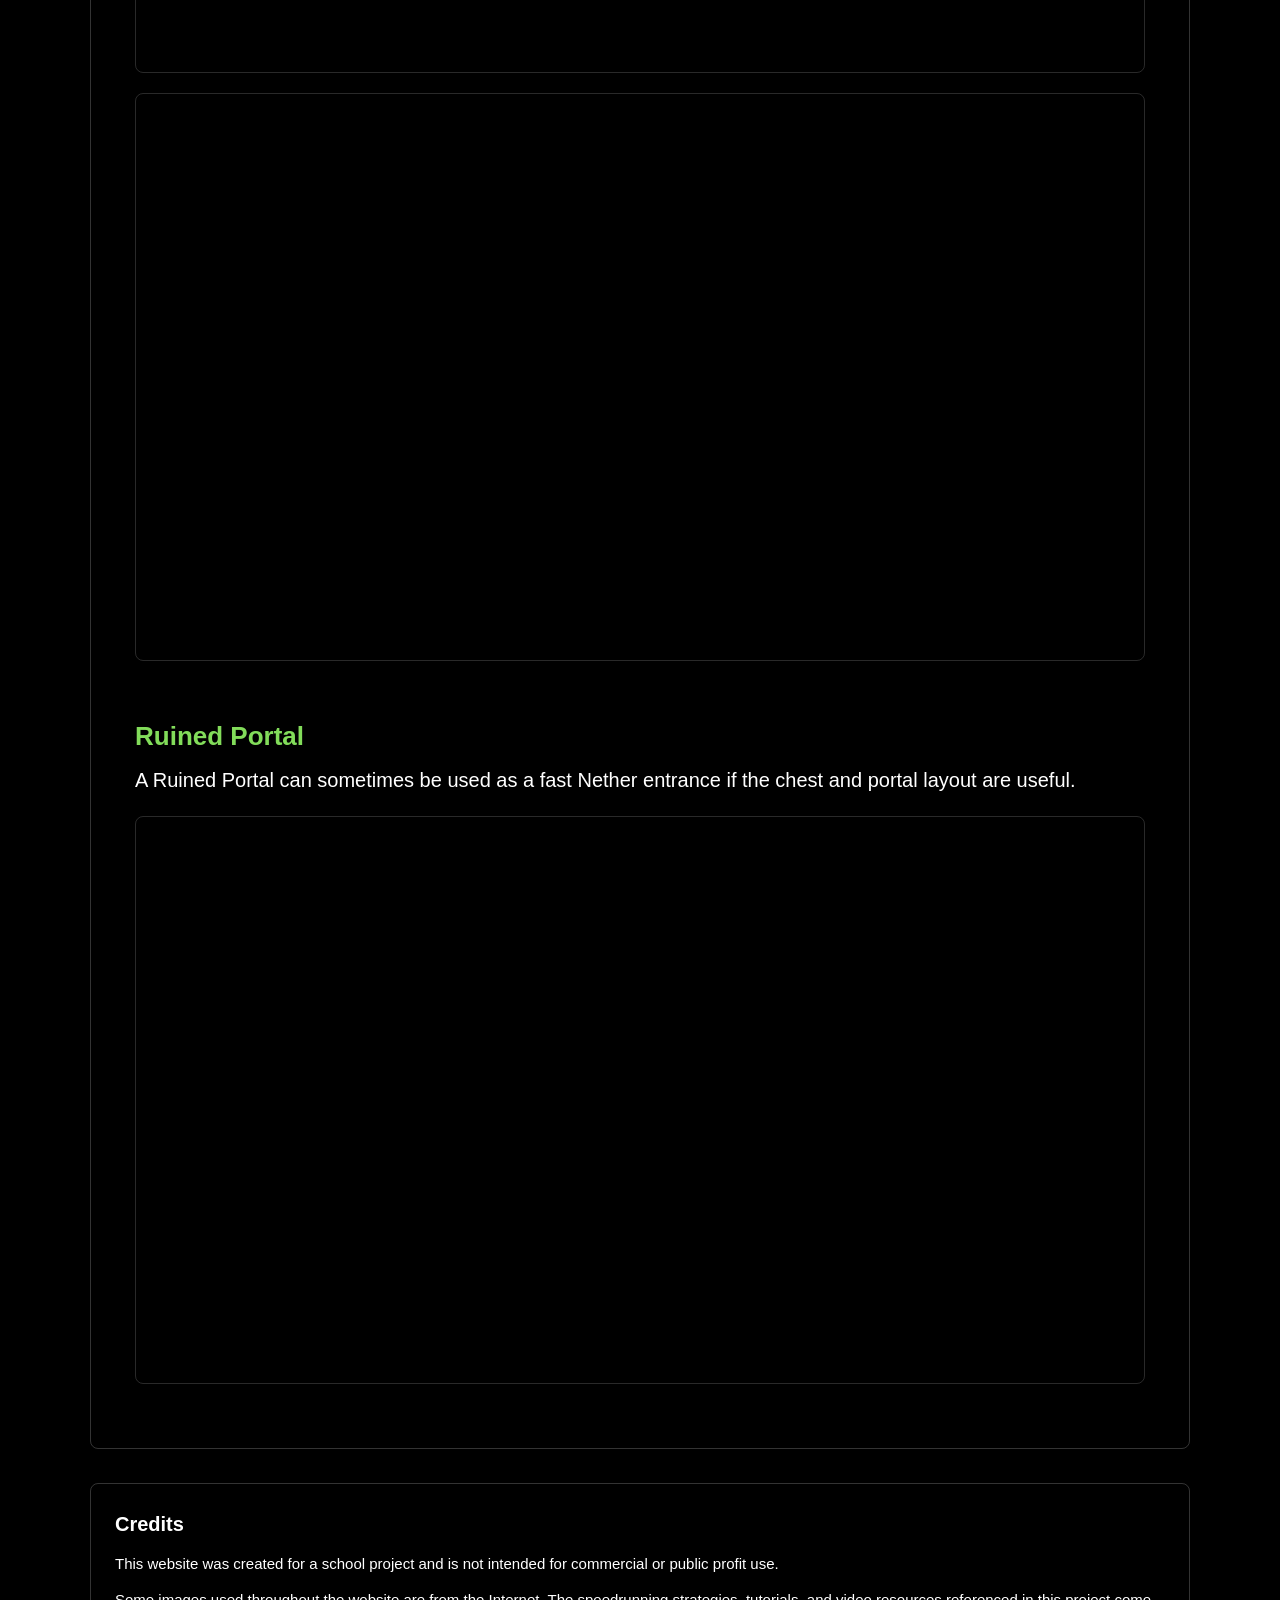
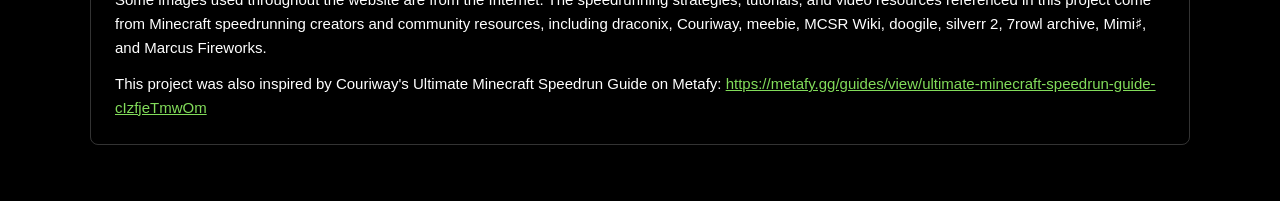
<file: HTML/Overworld.html>
<!DOCTYPE html>
<html lang="en">
<head>
  <meta charset="UTF-8">
  <meta name="viewport" content="width=device-width, initial-scale=1.0">
  <title>Overworld</title>
  <link rel="stylesheet" href="../CSS/Overworld.css">
</head>
<body>
  <nav class="top-nav">
    <a href="../index.html"><img class="nav-icon" src="../Images/block.png" alt="Minecraft block icon"></a>
    <a href="SetUp.html"><button class="nav-button" type="button">Set Up</button></a>
    <a href="Overworld.html"><button class="nav-button" type="button">Overworld</button></a>
    <a href="TheNether.html"><button class="nav-button" type="button">The Nether</button></a>
    <a href="TheEnd.html"><button class="nav-button" type="button">The End</button></a>
  </nav>

  <main class="overworld-page">
    <section class="page-intro">
      <h1>Overworld</h1>
    </section>

    <section class="guide-section">
      <h2>Overview</h2>
      <div class="overview-layout">
        <div class="guide-card">
          <h3>Main Resource Goals</h3>
          <ul>
            <li>Obtain at least 7 Iron Ingots</li>
            <li>Craft a Bucket</li>
            <li>Craft an Iron Pickaxe</li>
            <li>Craft a Flint and Steel</li>
            <li>Collect food</li>
            <li>Prepare a weapon and basic tools</li>
          </ul>
        </div>
        <img src="../Images/Overworld/OW Hotbar.png" alt="Suggested Minecraft speedrunning hotbar">
      </div>
    </section>

    <section class="guide-section">
      <h2>Structures</h2>
      <article class="guide-card">
        <h3>Village</h3>
        <p>Villages are one of the most useful Overworld structures because they can provide food, beds, tools, and iron from the Iron Golem. A fast village route can help you enter The Nether on pace.</p>
        <p class="tip-box">Tips: Speedrunners often use a technique called pie-ray to help locate villages. This will be covered later in the Nether chapter.</p>

        <h4>With Blacksmith</h4>
        <div class="video-wrapper">
          <iframe width="560" height="315" src="https://www.youtube.com/embed/MWNwJJCchQs?si=cdvi2I8F5UvEv3yE" title="Village route with Blacksmith video" frameborder="0" allow="accelerometer; autoplay; clipboard-write; encrypted-media; gyroscope; picture-in-picture; web-share" referrerpolicy="strict-origin-when-cross-origin" allowfullscreen></iframe>
        </div>

        <h4>Without Blacksmith</h4>
        <div class="video-wrapper">
          <iframe width="560" height="315" src="https://www.youtube.com/embed/-06Cd3xeyOU?si=Oi3seo5XNDBgh17k" title="Village route without Blacksmith video" frameborder="0" allow="accelerometer; autoplay; clipboard-write; encrypted-media; gyroscope; picture-in-picture; web-share" referrerpolicy="strict-origin-when-cross-origin" allowfullscreen></iframe>
        </div>

        <h4>Village Tips</h4>
        <ul>
          <li>If the Iron Golem only drops 3 iron ingots, reset or consider wood lighting.</li>
          <li>If you are playing a desert village, collect wood and cobblestone before entering the village.</li>
          <li>Try to leave the village in under 5 minutes.</li>
          <li>Learn to identify Blacksmith houses quickly.</li>
          <li>Some unique houses may also contain iron tools.</li>
        </ul>

        <h4>Blacksmith Houses</h4>
        <div class="image-gallery">
          <figure>
            <img src="../Images/Overworld/Desert_Weaponsmith_1.png" alt="Desert Blacksmith house">
            <figcaption>Desert</figcaption>
          </figure>
          <figure>
            <img src="../Images/Overworld/Plains_Weaponsmith_1.png" alt="Plains Blacksmith house">
            <figcaption>Plains</figcaption>
          </figure>
          <figure>
            <img src="../Images/Overworld/Savanna_Weaponsmith_2.png" alt="Savanna Blacksmith house">
            <figcaption>Savanna</figcaption>
          </figure>
          <figure>
            <img src="../Images/Overworld/Snowy_Tundra_Weapon_Smith_1.png" alt="Snowy Tundra Blacksmith house">
            <figcaption>Snowy</figcaption>
          </figure>
          <figure>
            <img src="../Images/Overworld/Taiga_Weaponsmith_1.png" alt="Taiga Blacksmith house">
            <figcaption>Taiga</figcaption>
          </figure>
        </div>

        <h4>Houses That May Contain Iron Tools</h4>
        <div class="image-gallery">
          <figure>
            <img src="../Images/Overworld/Savanna_Medium_House_1.png" alt="Savanna medium house that may contain iron tools">
            <figcaption>Savanna Medium House 1</figcaption>
          </figure>
          <figure>
            <img src="../Images/Overworld/Savanna_Medium_House_2.png" alt="Savanna medium house that may contain iron tools">
            <figcaption>Savanna Medium House 2</figcaption>
          </figure>
          <figure>
            <img src="../Images/Overworld/Savanna_Small_House_2.png" alt="Savanna small house that may contain iron tools">
            <figcaption>Savanna Small House 2</figcaption>
          </figure>
          <figure>
            <img src="../Images/Overworld/Savanna_Small_House_4.png" alt="Savanna small house that may contain iron tools">
            <figcaption>Savanna Small House 4</figcaption>
          </figure>
          <figure>
            <img src="../Images/Overworld/Savanna_Small_House_7.png" alt="Savanna small house that may contain iron tools">
            <figcaption>Savanna Small House 7</figcaption>
          </figure>
        </div>
      </article>

      <article class="guide-card">
        <h3>Desert Temple</h3>
        <p>Desert temples can provide useful loot and TNT. They can be a strong option when found early, especially in desert routes.</p>
        <div class="video-wrapper">
          <iframe width="560" height="315" src="https://www.youtube.com/embed/Q5UDKZt8uVw?si=g2p68AbDkg-OkXJu" title="YouTube video player" frameborder="0" allow="accelerometer; autoplay; clipboard-write; encrypted-media; gyroscope; picture-in-picture; web-share" referrerpolicy="strict-origin-when-cross-origin" allowfullscreen></iframe>
        </div>
        <p class="tip-box">Tips: Grab enough TNT to blow up trees and Gravel if needed.</p>
      </article>

      <article class="guide-card">
        <h3>Ruined Portal</h3>
        <p>Ruined portals can provide useful loot and sometimes allow a fast Nether entry. Loot the chest, mine the gold block, and grab any useful tools or food.</p>
        <p class="tip-box">Tips: If you cannot craft an Iron Pickaxe in the Overworld, you may still be able to get iron later from a Bastion chest.</p>
      </article>

      <article class="guide-card">
        <h3>Shipwreck</h3>
        <p>Shipwrecks can provide iron, especially from the back of the ship. However, they are usually only worth playing if they are close enough and provide enough resources.</p>
        <ul>
          <li>Shipwrecks can provide iron from the back section.</li>
          <li>If the Shipwreck is not within roughly 5 chunks of your island, mine 3 logs first. Then craft a wooden axe, mine 7-10 logs, craft a boat and a set of doors before heading to the shipwreck.</li>
          <li>I don't recommend playing a Shipwreck Overworld unless it is a full shipwreck, because full shipwrecks have a better chance of providing enough food before entering The Nether.</li>
        </ul>
      </article>

      <article class="guide-card">
        <h3>Buried Treasure</h3>
        <p>Buried treasure can provide consistent resources, but it is a more advanced strategy.</p>

        <h4>Mapless Buried Treasure</h4>
        <div class="video-wrapper">
          <iframe width="560" height="315" src="https://www.youtube.com/embed/o0LDg3fe2iI?si=YxUB1QAPv8ZUx5Vs" title="Mapless Buried Treasure video" frameborder="0" allow="accelerometer; autoplay; clipboard-write; encrypted-media; gyroscope; picture-in-picture; web-share" referrerpolicy="strict-origin-when-cross-origin" allowfullscreen></iframe>
        </div>
      </article>
    </section>

    <section class="guide-section">
      <h2>Nether Entrance</h2>
      <p>After collecting the required resources, the next goal is to enter The Nether quickly. The most common methods are using a lava pool, a magma ravine, or a ruined portal.</p>

      <article class="guide-card">
        <h3>Lava Pool</h3>
        <p>Using lava pools is a common and reliable way to build a Nether Portal.</p>

        <h4>Building a Nether Portal With Flint and Steel</h4>
        <div class="video-wrapper">
          <iframe width="560" height="315" src="https://www.youtube.com/embed/JUvkTOIJRLs?si=WQHK72_Pa0ZJeQa6" title="YouTube video player" frameborder="0" allow="accelerometer; autoplay; clipboard-write; encrypted-media; gyroscope; picture-in-picture; web-share" referrerpolicy="strict-origin-when-cross-origin" allowfullscreen></iframe>
        </div>

        <h4>Building a Nether Portal Without Flint and Steel</h4>
        <p>If you do not have flint and steel, you can use wood lighting to ignite the Nether Portal.</p>

        <div class="video-wrapper">
          <iframe width="560" height="315" src="https://www.youtube.com/embed/P1o8qEn8GBk?si=AtmrQJpZMr71VBOa" title="YouTube video player" frameborder="0" allow="accelerometer; autoplay; clipboard-write; encrypted-media; gyroscope; picture-in-picture; web-share" referrerpolicy="strict-origin-when-cross-origin" allowfullscreen></iframe>
        </div>

        <div class="tip-box">
          <ul>
            <li>Lava pools are more common in deserts.</li>
            <li>If your village is not near a coast where you could enter through a magma ravine, consider finding a lake or cave and digging down to Y11 for lava.</li>
            <li>Try to enter the Nether no later than the 8 minute mark.</li>
          </ul>
        </div>
      </article>

      <article class="guide-card">
        <h3>Magma Ravine</h3>
        <p>Magma Ravines can be used to enter The Nether from the ocean. They are useful when your route is near a coast.</p>

        <h4>Locating a Magma Ravine</h4>
        <p>Press F3 + B to turn on hitboxes. If you see floating kelp in the ocean, there is most likely a Magma Ravine below it.</p>

        <h4>Building a Nether Portal in Magma Ravines</h4>
        <div class="video-wrapper">
          <iframe width="560" height="315" src="https://www.youtube.com/embed/zMQ6OeNNECs?si=ueWyOK9M3eSLnJ7A" title="YouTube video player" frameborder="0" allow="accelerometer; autoplay; clipboard-write; encrypted-media; gyroscope; picture-in-picture; web-share" referrerpolicy="strict-origin-when-cross-origin" allowfullscreen></iframe>
        </div>
        <div class="video-wrapper">
          <iframe width="560" height="315" src="https://www.youtube.com/embed/OSHhOSd9FOA?si=vN4noYlTEmbjsNQx" title="YouTube video player" frameborder="0" allow="accelerometer; autoplay; clipboard-write; encrypted-media; gyroscope; picture-in-picture; web-share" referrerpolicy="strict-origin-when-cross-origin" allowfullscreen></iframe>
        </div>
      </article>

      <article class="guide-card">
        <h3>Ruined Portal</h3>
        <p>A Ruined Portal can sometimes be used as a fast Nether entrance if the chest and portal layout are useful.</p>
        <div class="video-wrapper">
          <iframe width="560" height="315" src="https://www.youtube.com/embed/FkLYnUw39zU?si=eeQpCMwfhzRDIIqm" title="Ruined Portal Nether entrance video" frameborder="0" allow="accelerometer; autoplay; clipboard-write; encrypted-media; gyroscope; picture-in-picture; web-share" referrerpolicy="strict-origin-when-cross-origin" allowfullscreen></iframe>
        </div>
      </article>
    </section>

    <section class="credits-section">
      <h6>Credits</h6>
      <p>This website was created for a school project and is not intended for commercial or public profit use.</p>
      <p>Some images used throughout the website are from the Internet. The speedrunning strategies, tutorials, and video resources referenced in this project come from Minecraft speedrunning creators and community resources, including draconix, Couriway, meebie, MCSR Wiki, doogile, silverr 2, 7rowl archive, Mimi&#9839;, and Marcus Fireworks.</p>
      <p>This project was also inspired by Couriway's Ultimate Minecraft Speedrun Guide on Metafy: <a href="https://metafy.gg/guides/view/ultimate-minecraft-speedrun-guide-cIzfjeTmwOm" target="_blank" rel="noopener noreferrer">https://metafy.gg/guides/view/ultimate-minecraft-speedrun-guide-cIzfjeTmwOm</a></p>
    </section>
  </main>
</body>
</html>
</file>
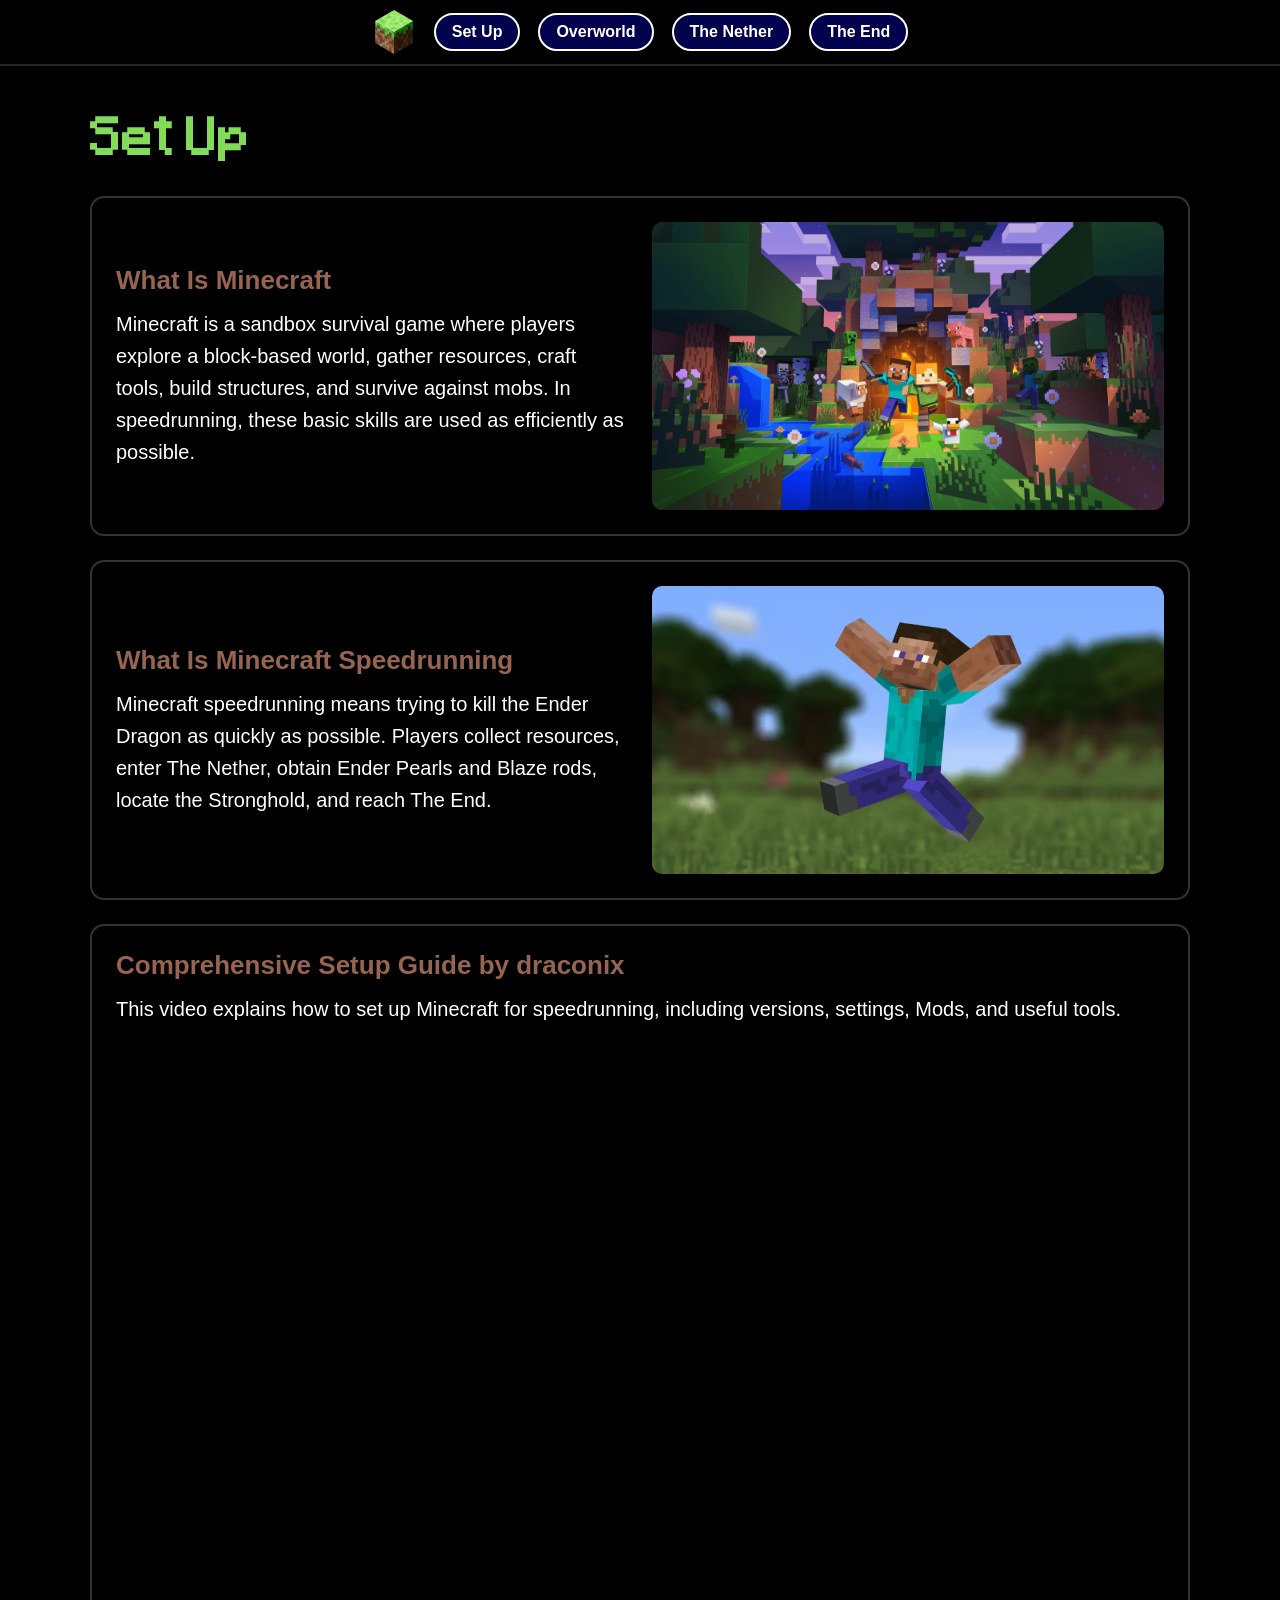
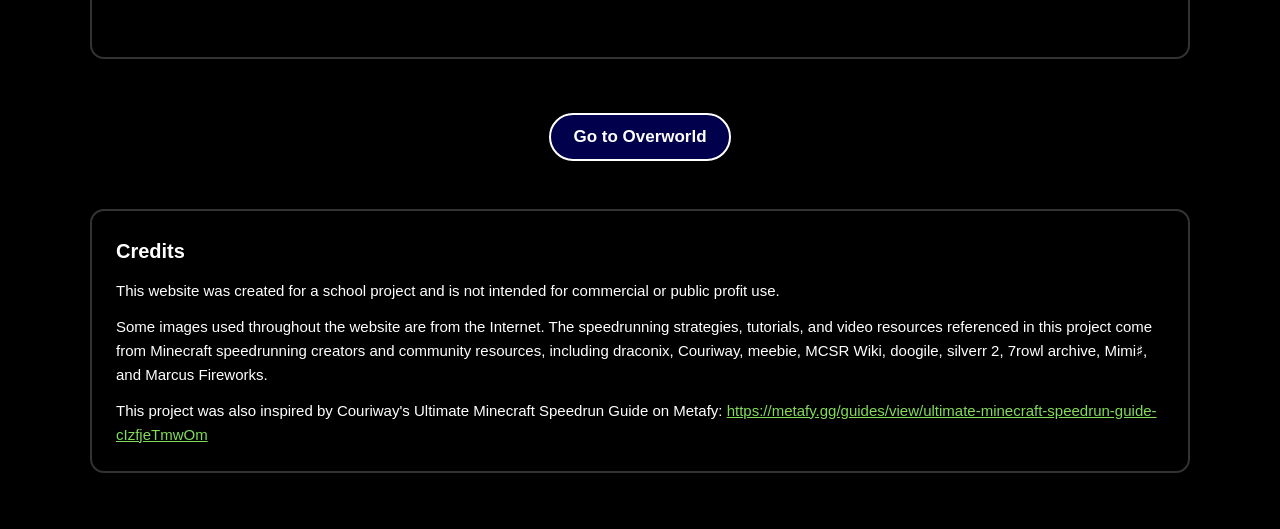
<file: HTML/SetUp.html>
<!DOCTYPE html>
<html lang="en">
<head>
  <meta charset="UTF-8">
  <meta name="viewport" content="width=device-width, initial-scale=1.0">
  <title>Set Up</title>
  <link rel="stylesheet" href="../CSS/SetUp.css">
</head>
<body>
  <nav class="top-nav">
    <a href="../index.html"><img class="nav-icon" src="../Images/block.png" alt="Minecraft block icon"></a>
    <a href="SetUp.html"><button class="nav-button" type="button">Set Up</button></a>
    <a href="Overworld.html"><button class="nav-button" type="button">Overworld</button></a>
    <a href="TheNether.html"><button class="nav-button" type="button">The Nether</button></a>
    <a href="TheEnd.html"><button class="nav-button" type="button">The End</button></a>
  </nav>

  <main class="setup-page">
    <section class="page-intro">
      <h1>Set Up</h1>
    </section>

    <section class="info-section">
      <div class="info-text">
        <h2>What Is Minecraft</h2>
        <p>
          Minecraft is a sandbox survival game where players explore a block-based world, gather resources, craft tools, build structures, and survive against mobs. In speedrunning, these basic skills are used as efficiently as possible.
        </p>
      </div>

      <img
        class="section-image"
        src="../Images/Set Up/wallpaper_minecraft_pc_bundle_2560x1440.png"
        alt="Minecraft survival world"
      >
    </section>

    <section class="info-section">
      <div class="info-text">
        <h2>What Is Minecraft Speedrunning</h2>
        <p>
          Minecraft speedrunning means trying to kill the Ender Dragon as quickly as possible. Players collect resources, enter The Nether, obtain Ender Pearls and Blaze rods, locate the Stronghold, and reach The End.
        </p>
      </div>

      <img
        class="section-image"
        src="../Images/Set Up/sr.avif"
        alt="Minecraft speedrunning screenshot"
      >
    </section>

    <section class="video-section">
      <div class="video-text">
        <h2>Comprehensive Setup Guide by draconix</h2>
        <p>
          This video explains how to set up Minecraft for speedrunning, including versions, settings, Mods, and useful tools.
        </p>
      </div>

      <div class="video-wrap">
        <iframe width="560" height="315" src="https://www.youtube.com/embed/l-q-_4R8_6M?si=C588L3ZVHQtNbS6d" title="YouTube video player" frameborder="0" allow="accelerometer; autoplay; clipboard-write; encrypted-media; gyroscope; picture-in-picture; web-share" referrerpolicy="strict-origin-when-cross-origin" allowfullscreen></iframe>
      </div>
    </section>

    <section class="next-card">
      <a class="next-button" href="../HTML/Overworld.html">Go to Overworld</a>
    </section>

    <section class="credits-section">
      <h3>Credits</h3>
      <p>This website was created for a school project and is not intended for commercial or public profit use.</p>
      <p>Some images used throughout the website are from the Internet. The speedrunning strategies, tutorials, and video resources referenced in this project come from Minecraft speedrunning creators and community resources, including draconix, Couriway, meebie, MCSR Wiki, doogile, silverr 2, 7rowl archive, Mimi&#9839;, and Marcus Fireworks.</p>
      <p>This project was also inspired by Couriway's Ultimate Minecraft Speedrun Guide on Metafy: <a href="https://metafy.gg/guides/view/ultimate-minecraft-speedrun-guide-cIzfjeTmwOm" target="_blank" rel="noopener noreferrer">https://metafy.gg/guides/view/ultimate-minecraft-speedrun-guide-cIzfjeTmwOm</a></p>
    </section>
  </main>
</body>
</html>
</file>
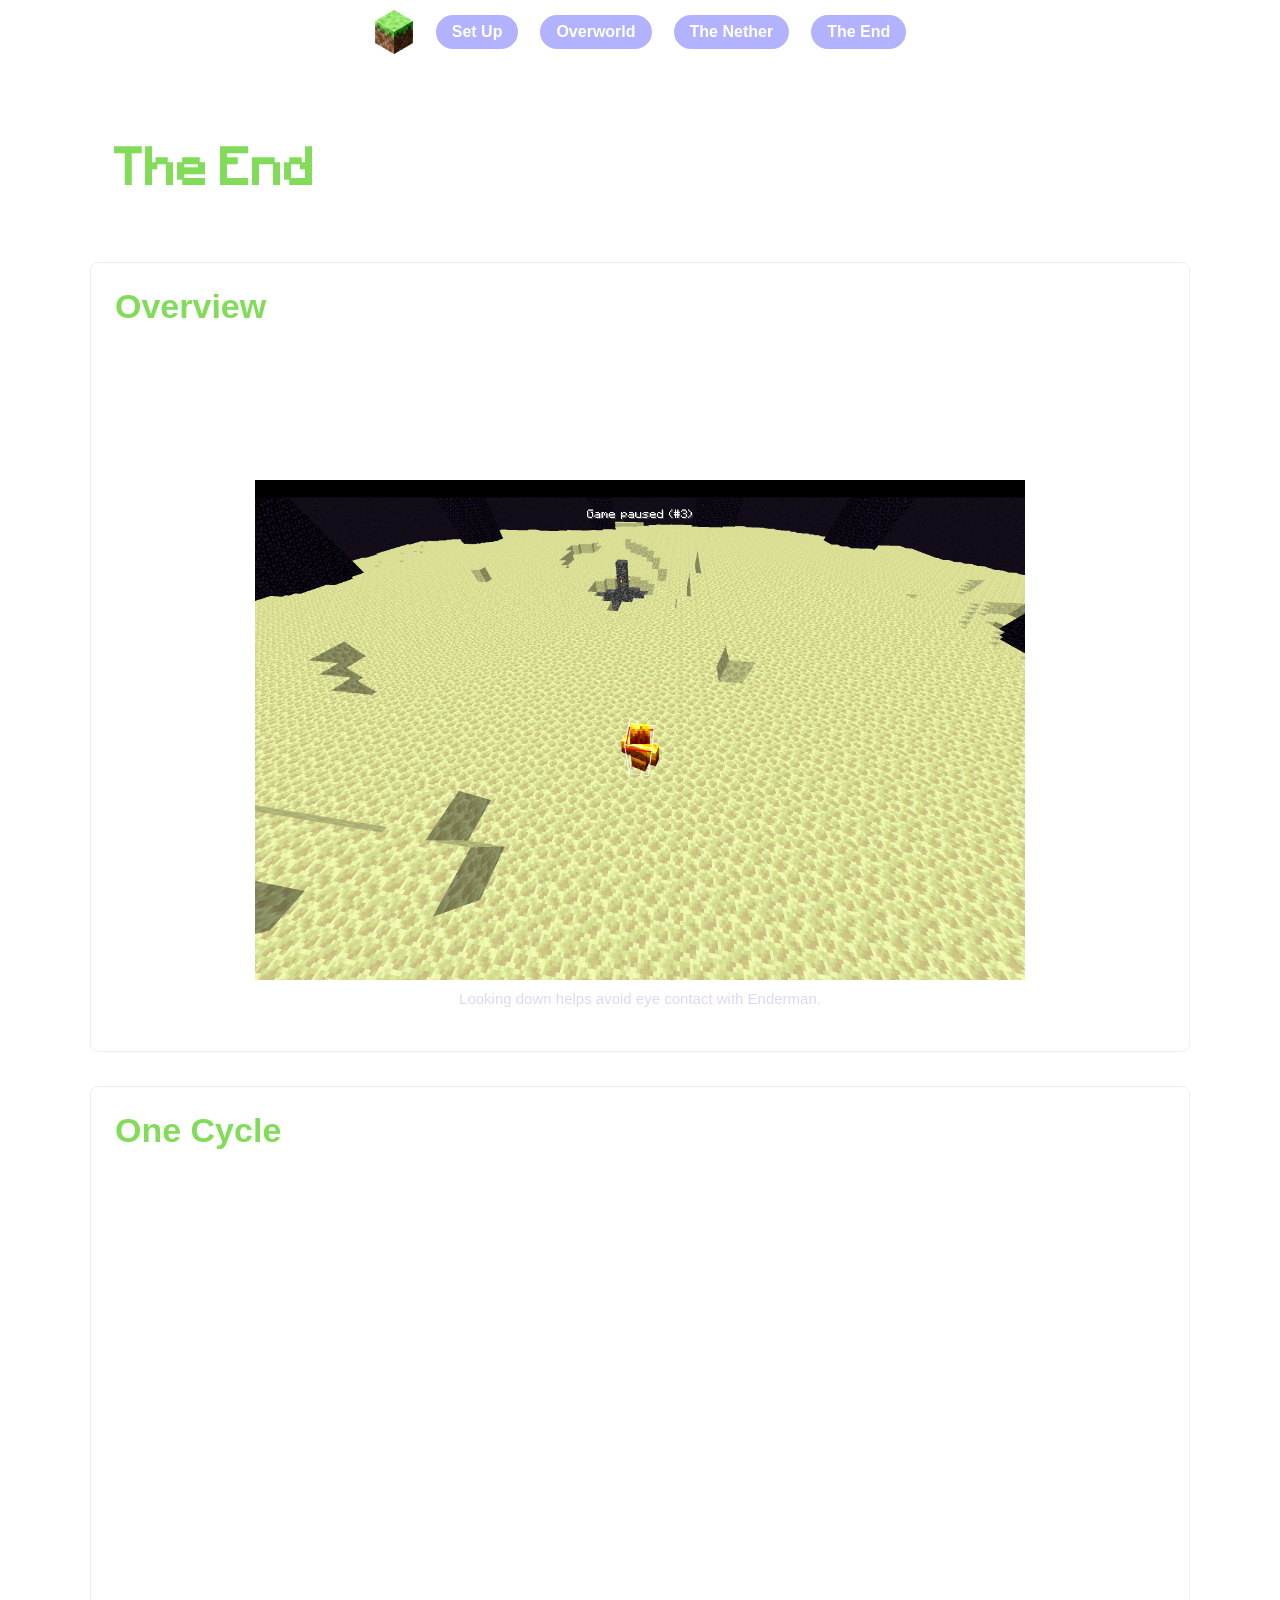
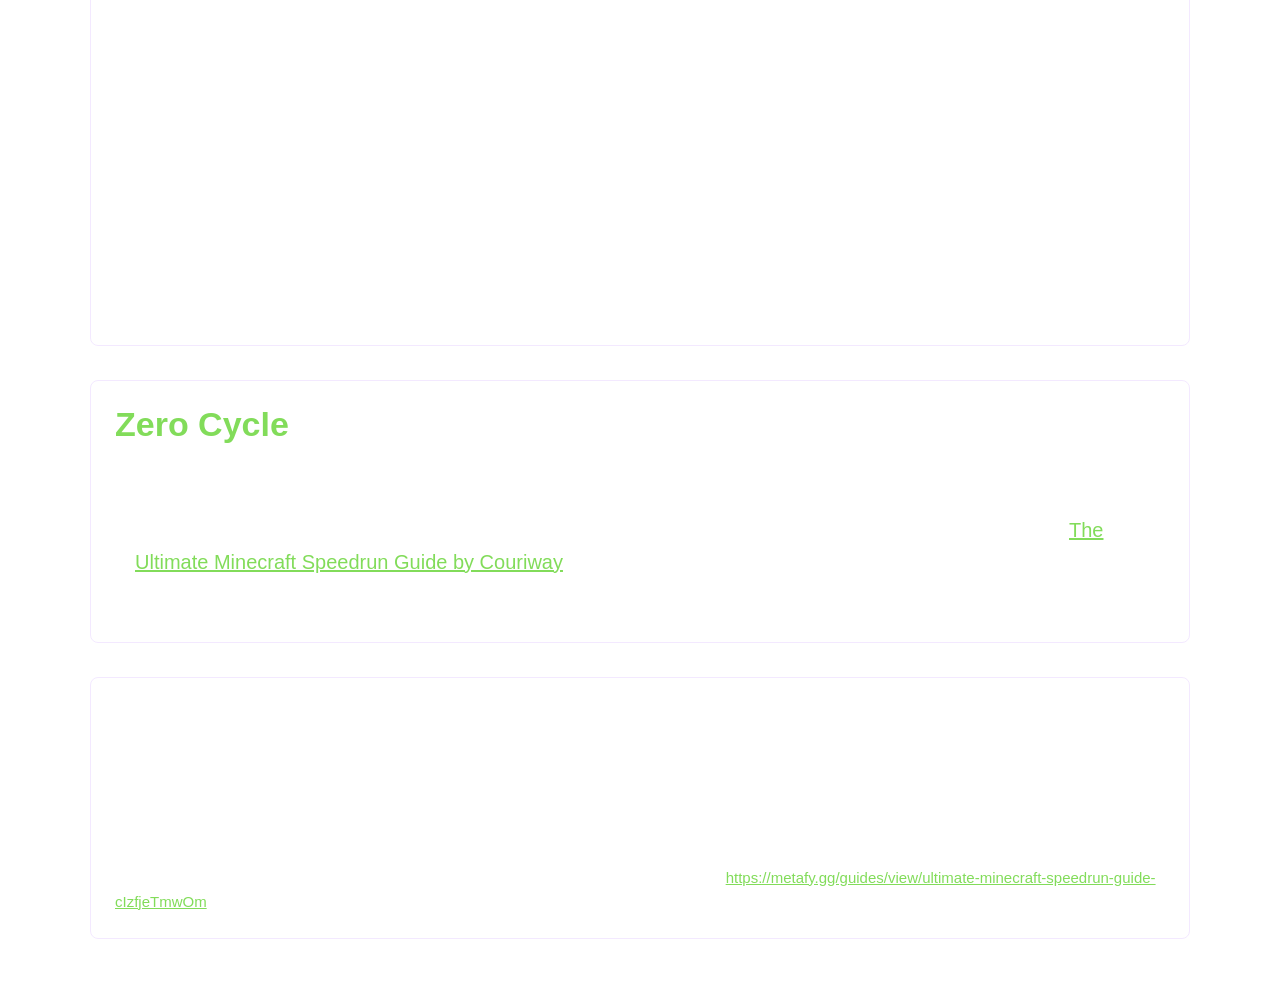
<file: HTML/TheEnd.html>
<!DOCTYPE html>
<html lang="en">
<head>
  <meta charset="UTF-8">
  <meta name="viewport" content="width=device-width, initial-scale=1.0">
  <title>The End</title>
  <link rel="stylesheet" href="../CSS/TheEnd.css">
</head>
<body>
  <nav class="top-nav">
    <a href="../index.html"><img class="nav-icon" src="../Images/block.png" alt="Minecraft block icon"></a>
    <a href="SetUp.html"><button class="nav-button" type="button">Set Up</button></a>
    <a href="Overworld.html"><button class="nav-button" type="button">Overworld</button></a>
    <a href="TheNether.html"><button class="nav-button" type="button">The Nether</button></a>
    <a href="TheEnd.html"><button class="nav-button" type="button">The End</button></a>
  </nav>

  <main class="end-page">
    <section class="page-intro">
      <h1>The End</h1>
    </section>

    <section class="guide-section">
      <h2>Overview</h2>
      <div class="guide-card">
        <p>The goal in The End is to kill the Ender Dragon as quickly as possible. Most runs use Beds or Respawn Anchors to deal large amounts of damage. Some advanced strategies, such as zero cycle, may also involve Bows or Crossbows.</p>
        <figure>
          <img class="guide-image" src="../Images/The End/LookDown.png" alt="Looking down in the End to avoid Endermen">
          <figcaption>Looking down helps avoid eye contact with Enderman.</figcaption>
        </figure>
      </div>
    </section>

    <section class="guide-section">
      <h2>One Cycle</h2>
      <div class="guide-card">
        <p>One Cycling is a common method for killing the Ender Dragon quickly by using Beds or Respawn Anchors when the dragon perches at the center fountain.</p>

        <h3>Marcus Fireworks One Cycle Guide</h3>
        <div class="video-wrapper">
          <iframe width="560" height="315" src="https://www.youtube.com/embed/JaVyuTyDxxs?si=GTTLKPlTmAskHlTR" title="YouTube video player" frameborder="0" allow="accelerometer; autoplay; clipboard-write; encrypted-media; gyroscope; picture-in-picture; web-share" referrerpolicy="strict-origin-when-cross-origin" allowfullscreen></iframe>
        </div>
      </div>
    </section>

    <section class="guide-section">
      <h2>Zero Cycle</h2>
      <div class="guide-card">
        <p>Zero Cycle is a more advanced strategy for killing the Ender Dragon before it fully perches. It is not necessary for beginners, but it's good to know about if you want to explore faster and more advanced strategies. Check <a href="https://metafy.gg/guides/view/ultimate-minecraft-speedrun-guide-cIzfjeTmwOm" class="metafy-link">The Ultimate Minecraft Speedrun Guide by Couriway</a> for more information.</p>
      </div>
    </section>

    <section class="credits-section">
      <h4>Credits</h4>
      <p>This website was created for a school project and is not intended for commercial or public profit use.</p>
      <p>Some images used throughout the website are from the Internet. The speedrunning strategies, tutorials, and video resources referenced in this project come from Minecraft speedrunning creators and community resources, including draconix, Couriway, meebie, MCSR Wiki, doogile, silverr 2, 7rowl archive, Mimi&#9839;, and Marcus Fireworks.</p>
      <p>This project was also inspired by Couriway's Ultimate Minecraft Speedrun Guide on Metafy: <a href="https://metafy.gg/guides/view/ultimate-minecraft-speedrun-guide-cIzfjeTmwOm" target="_blank" rel="noopener noreferrer">https://metafy.gg/guides/view/ultimate-minecraft-speedrun-guide-cIzfjeTmwOm</a></p>
    </section>
  </main>
</body>
</html>
</file>
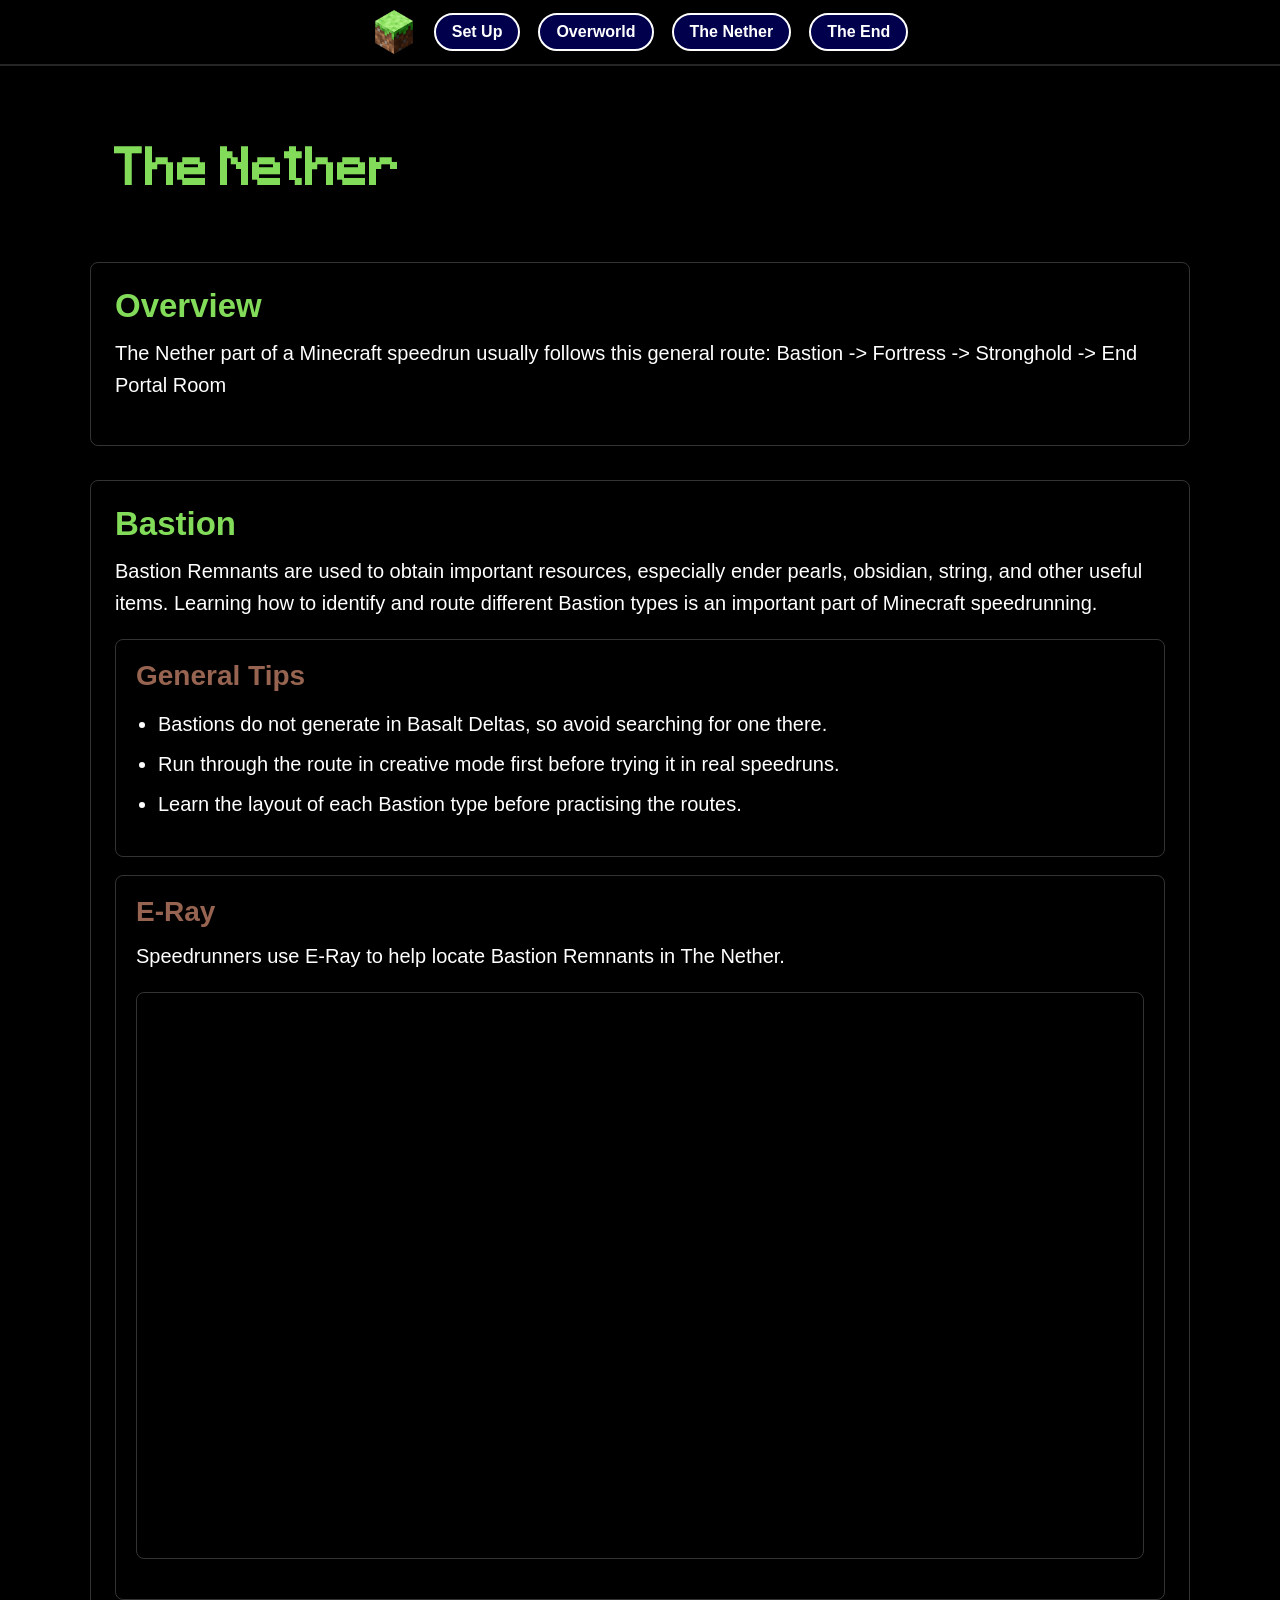
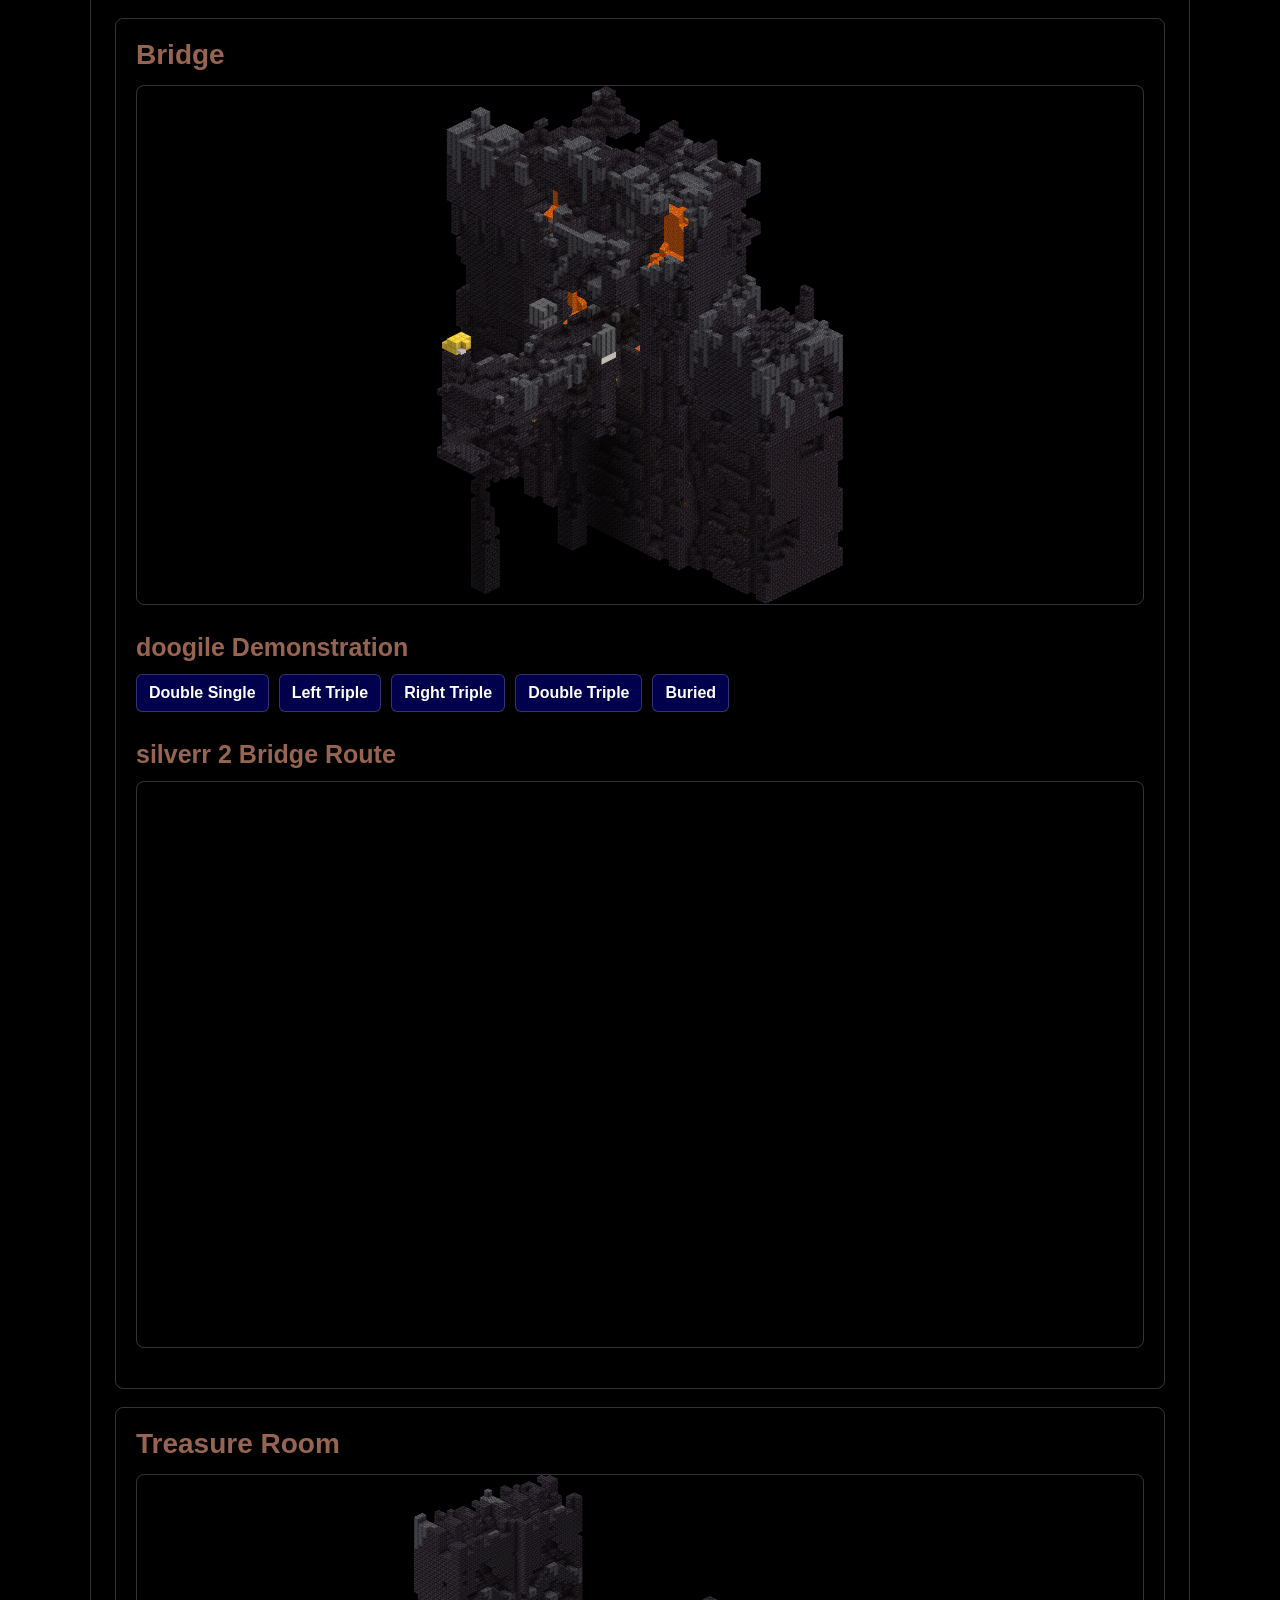
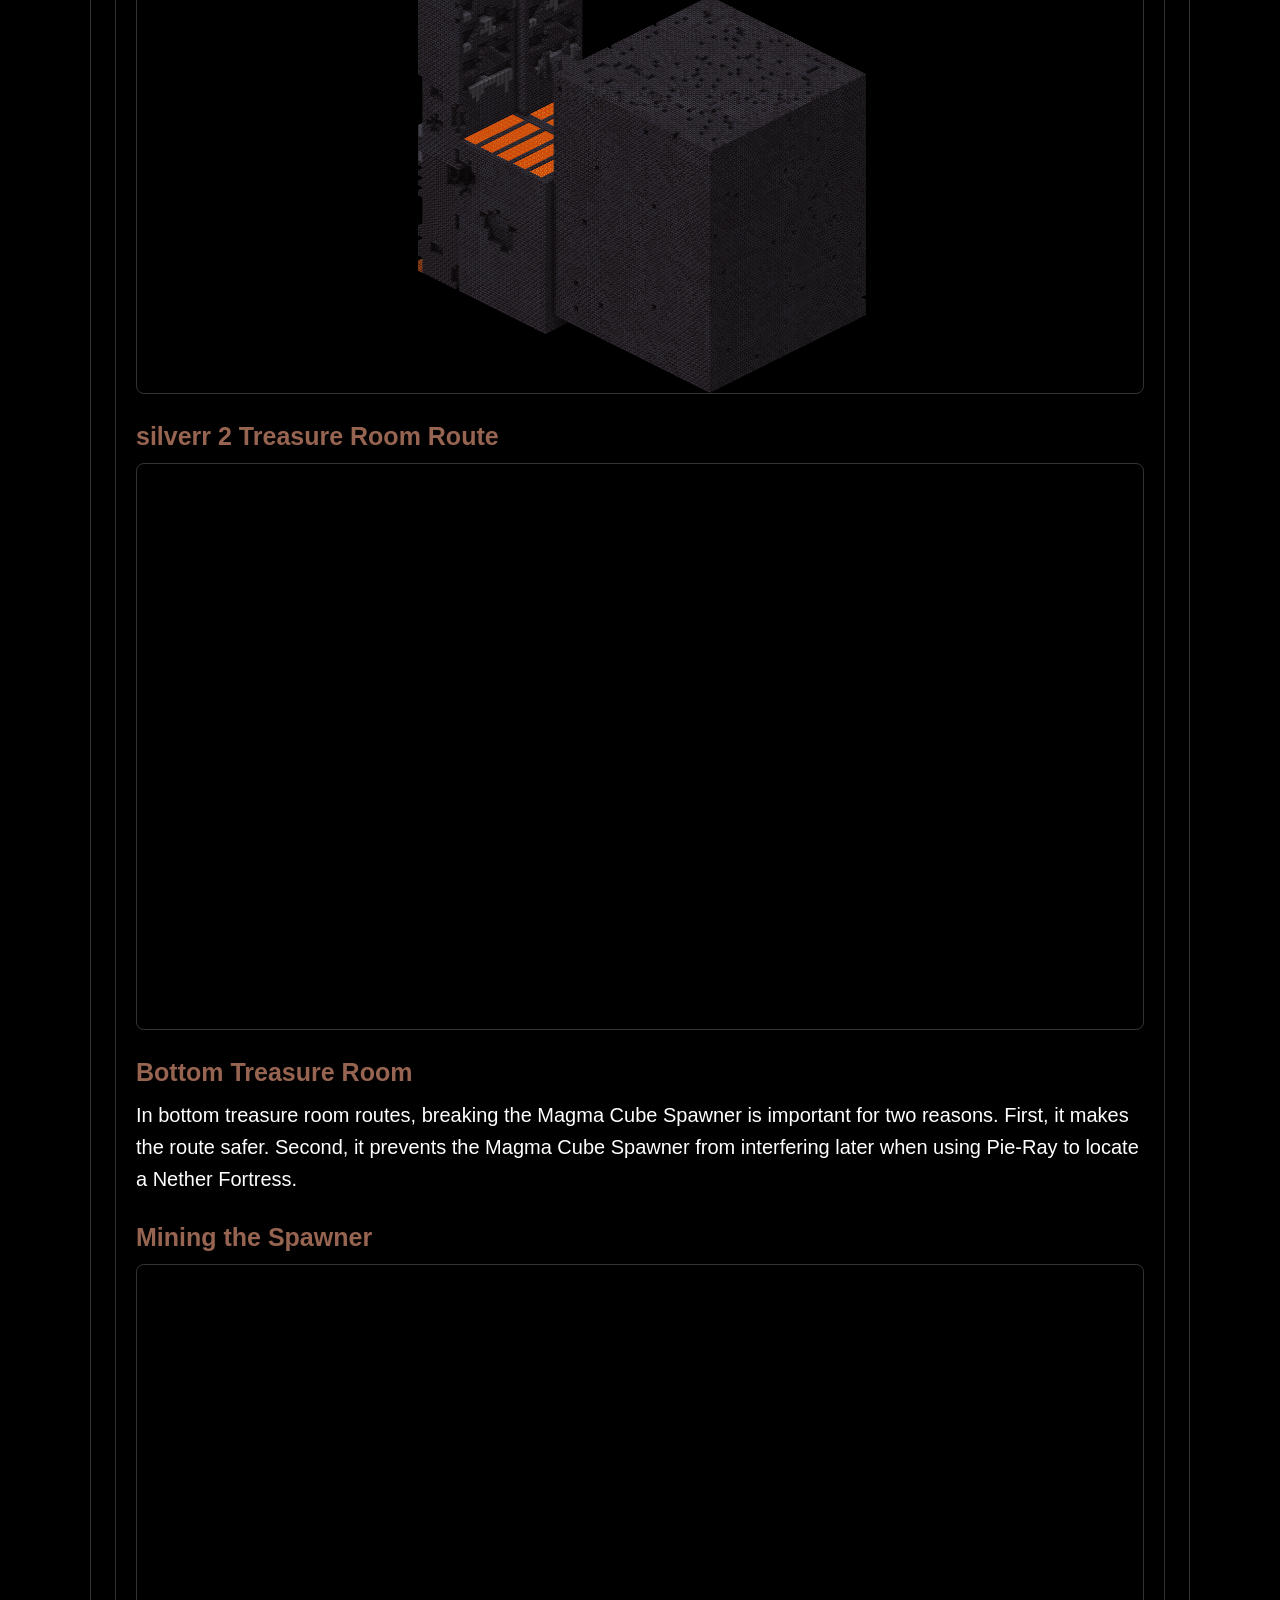
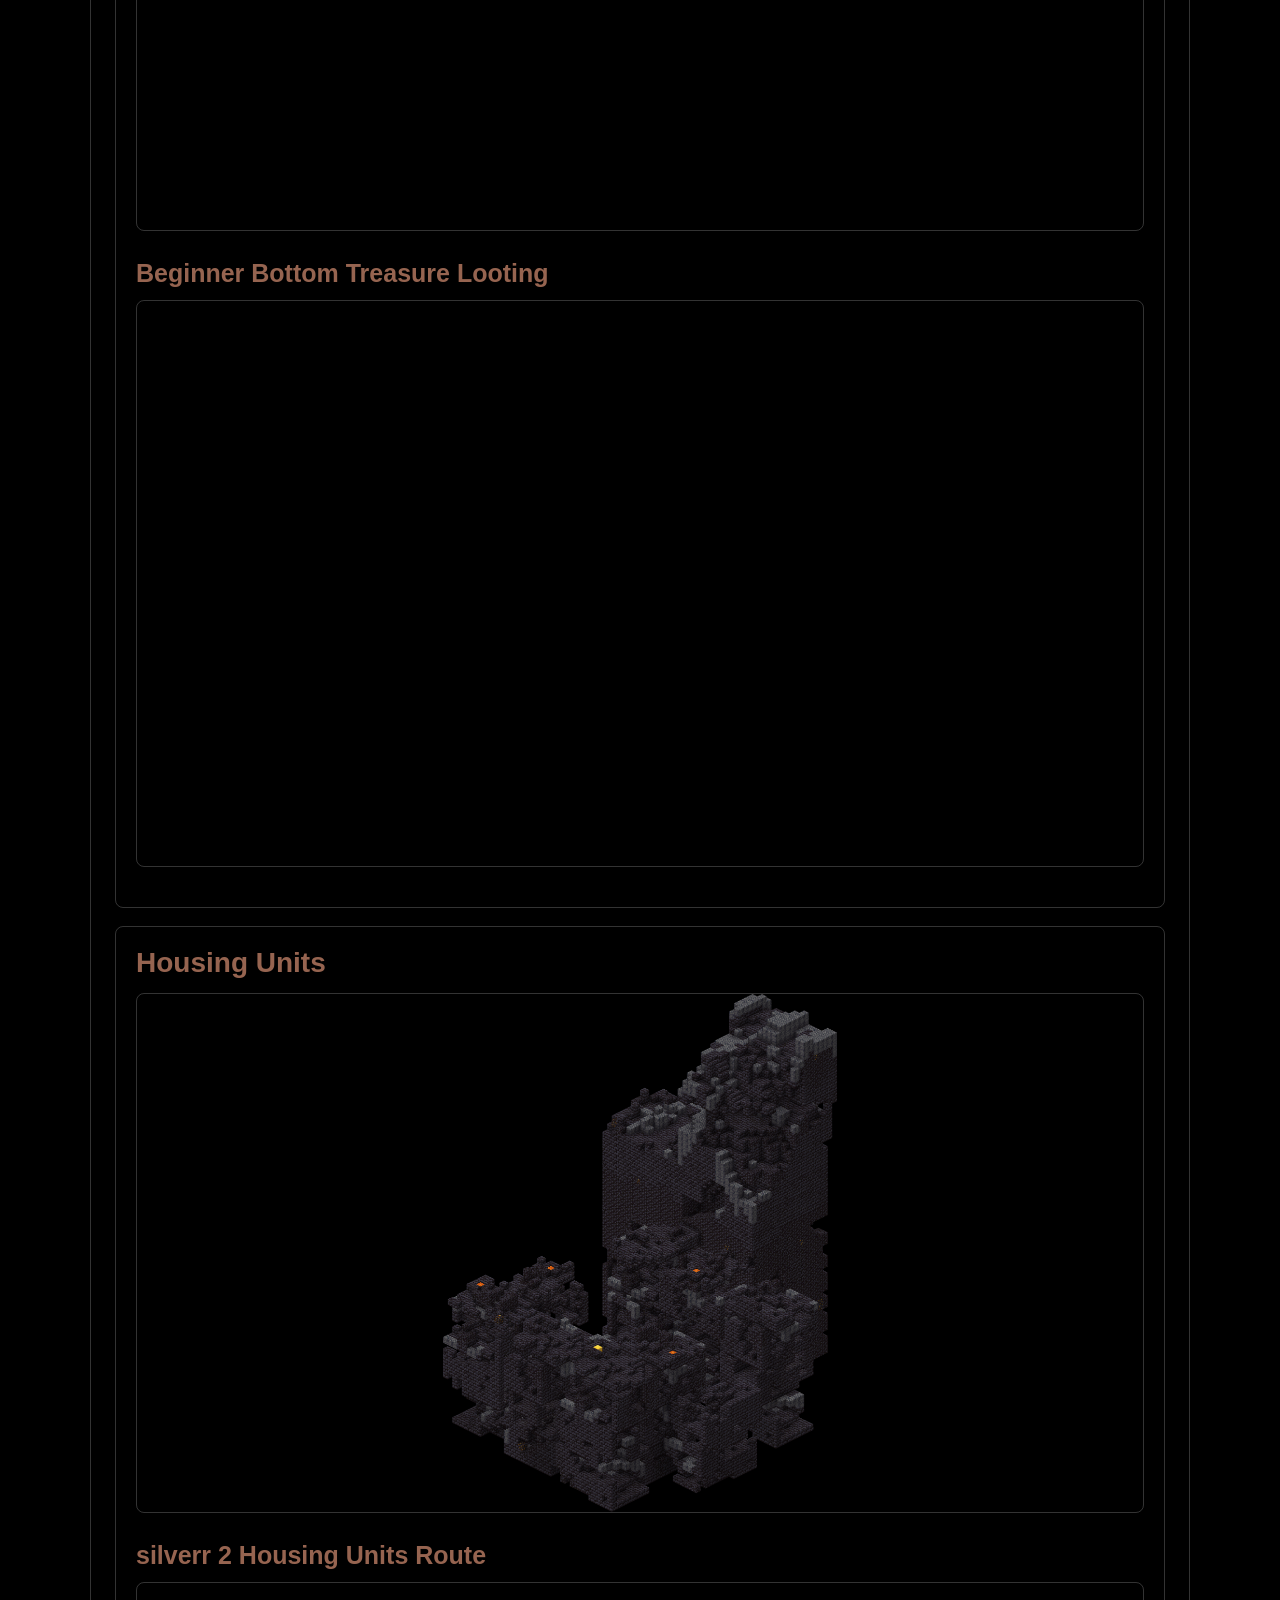
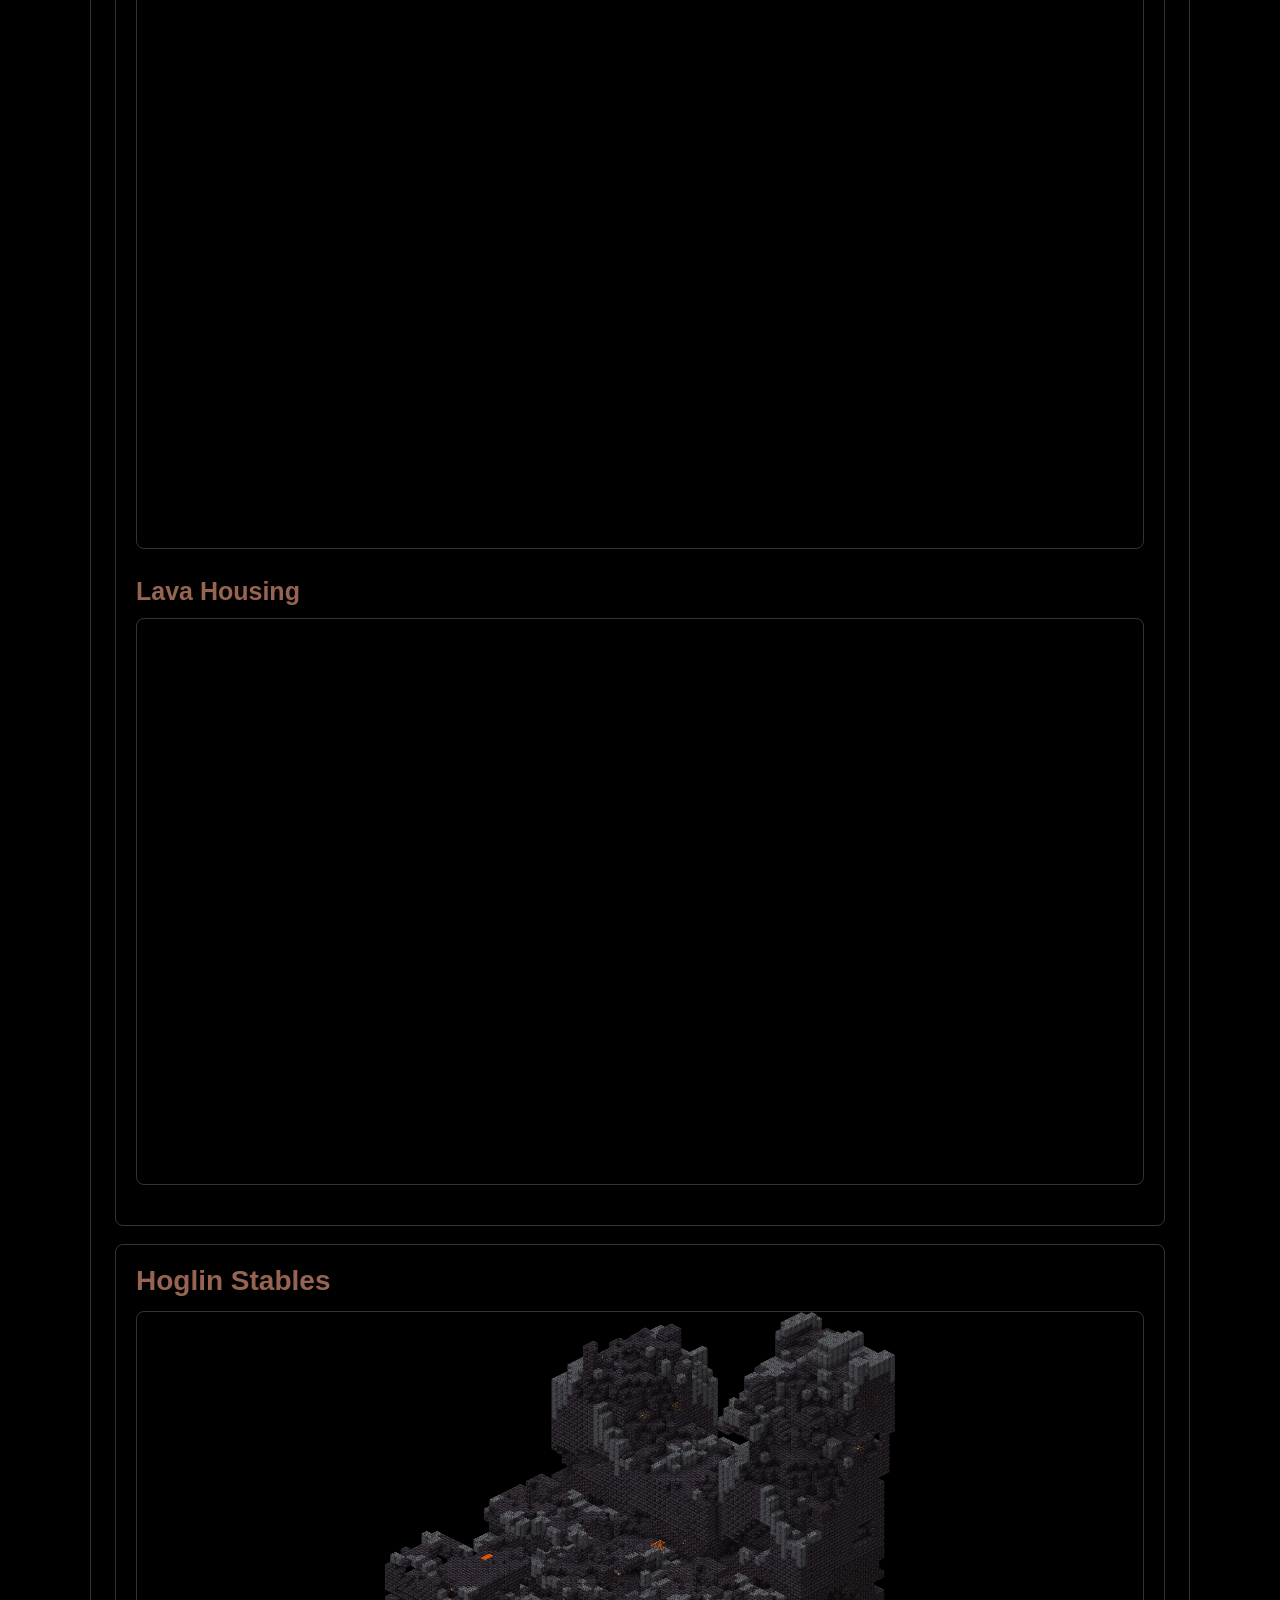
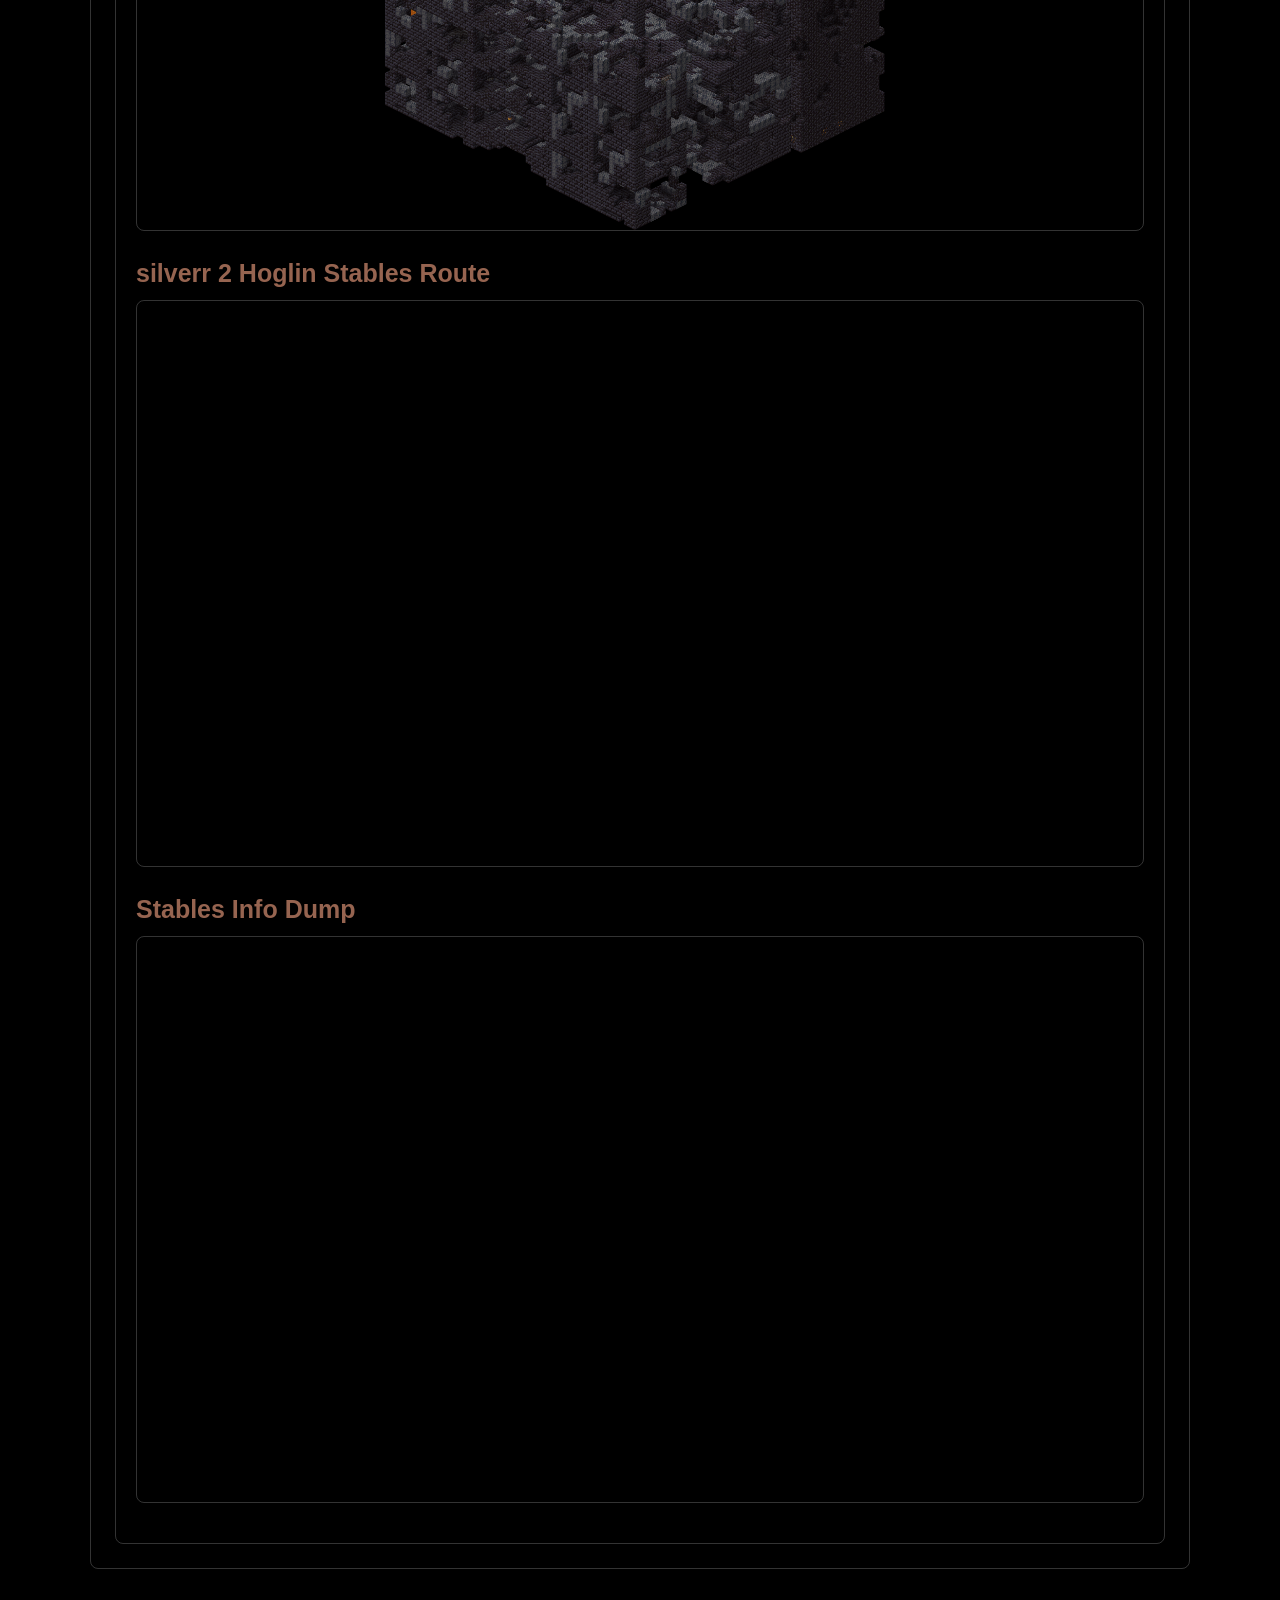
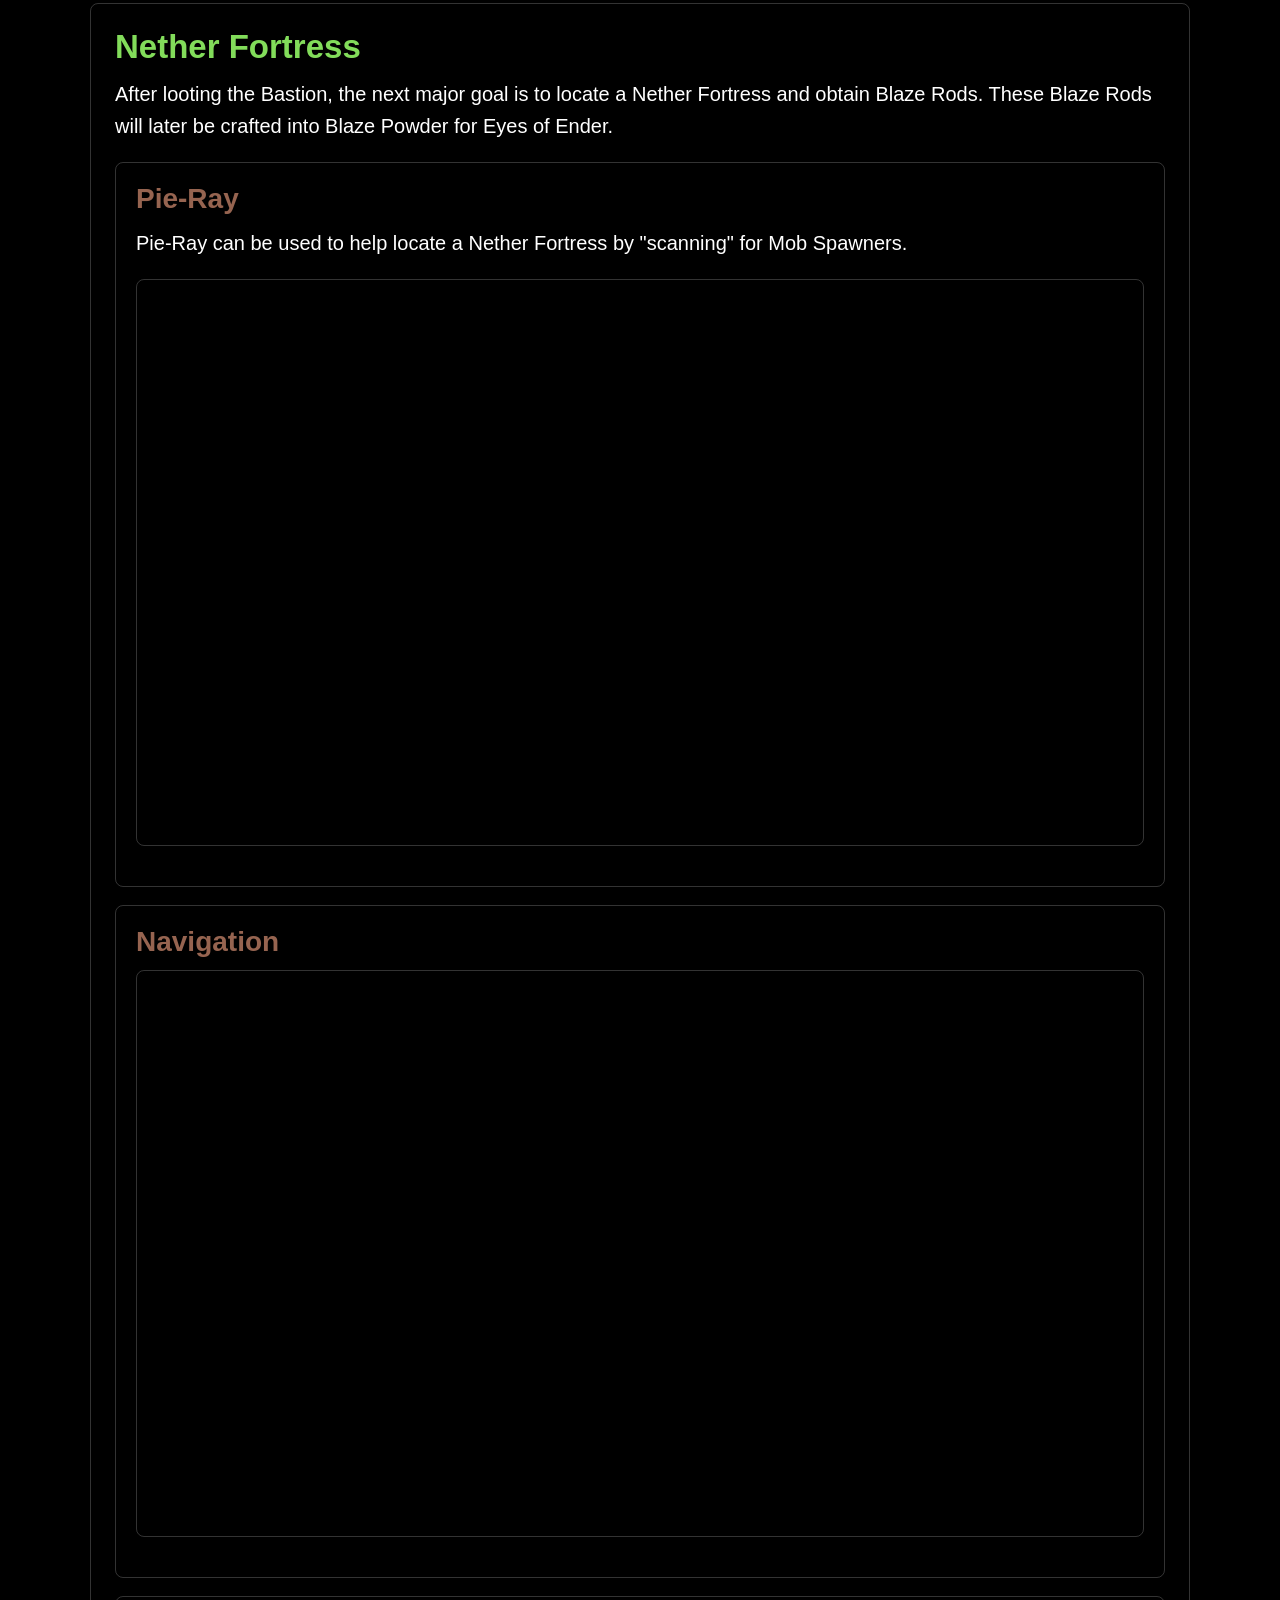
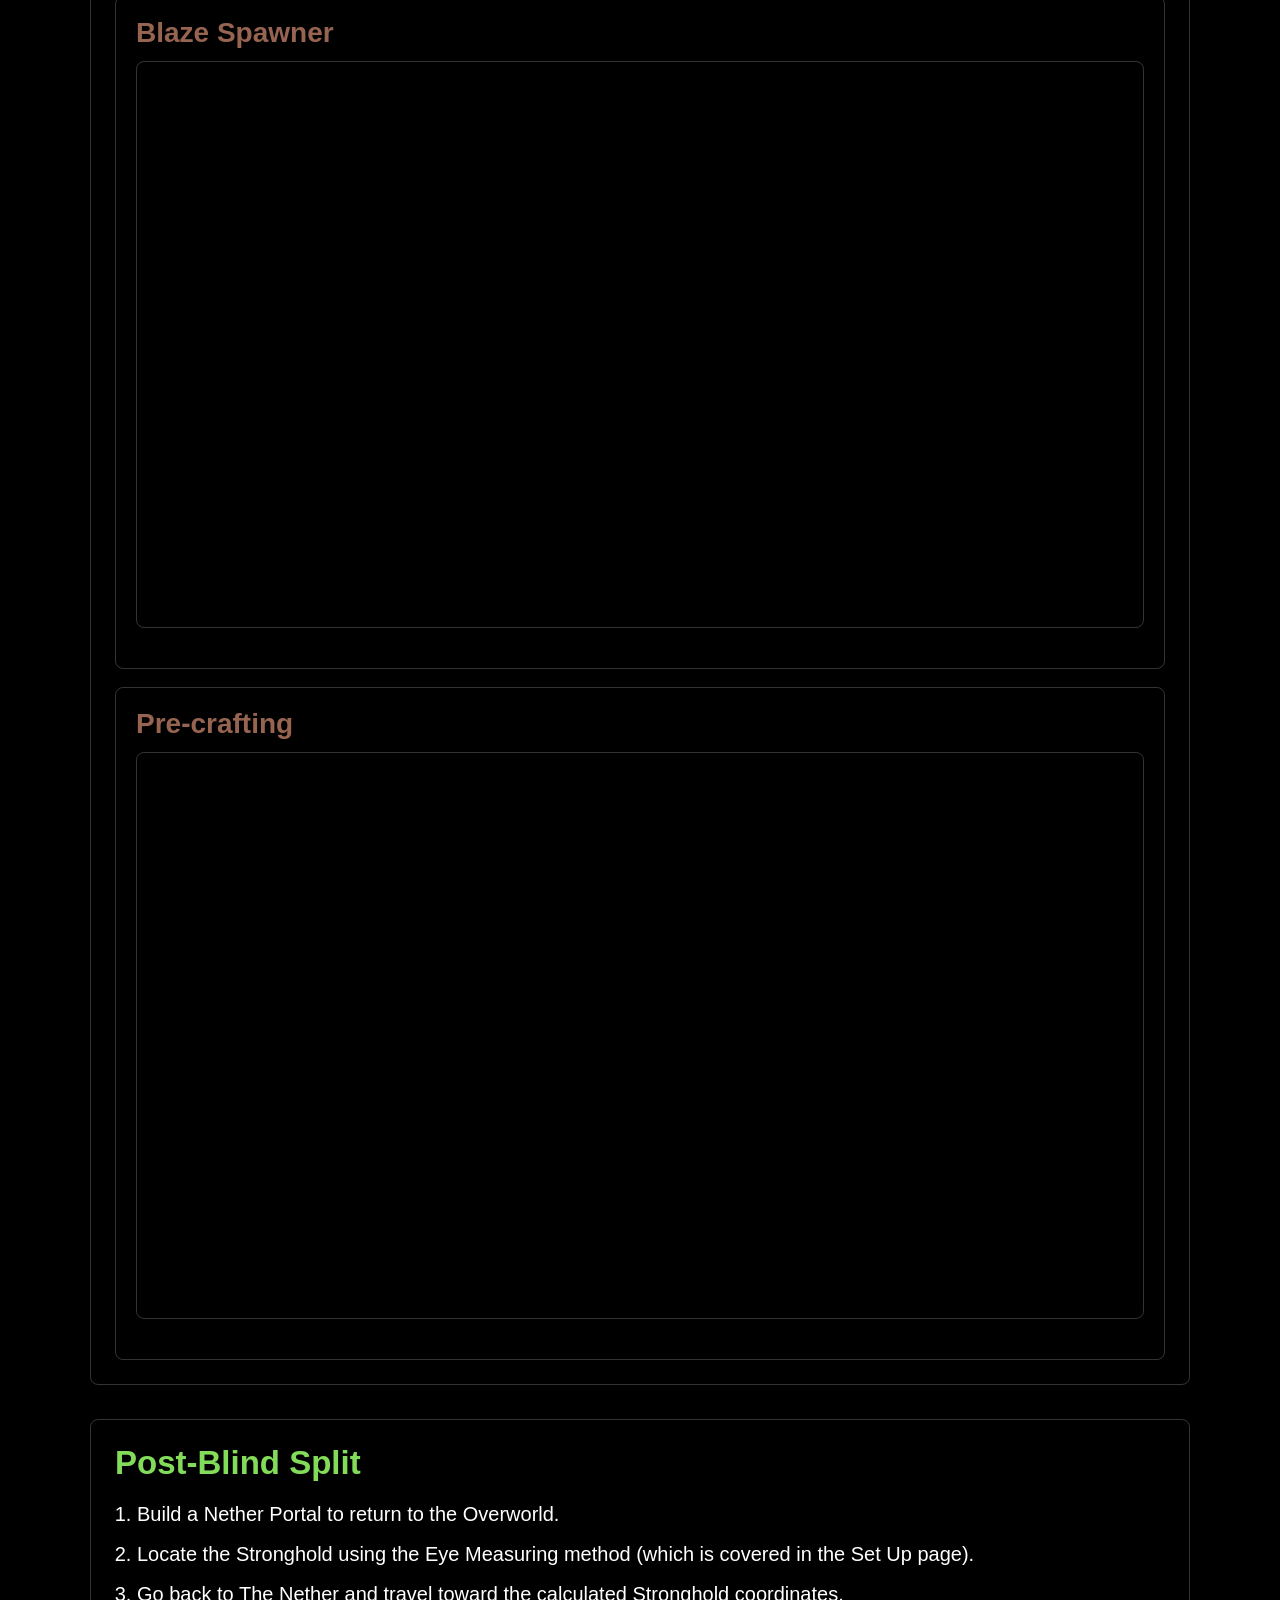
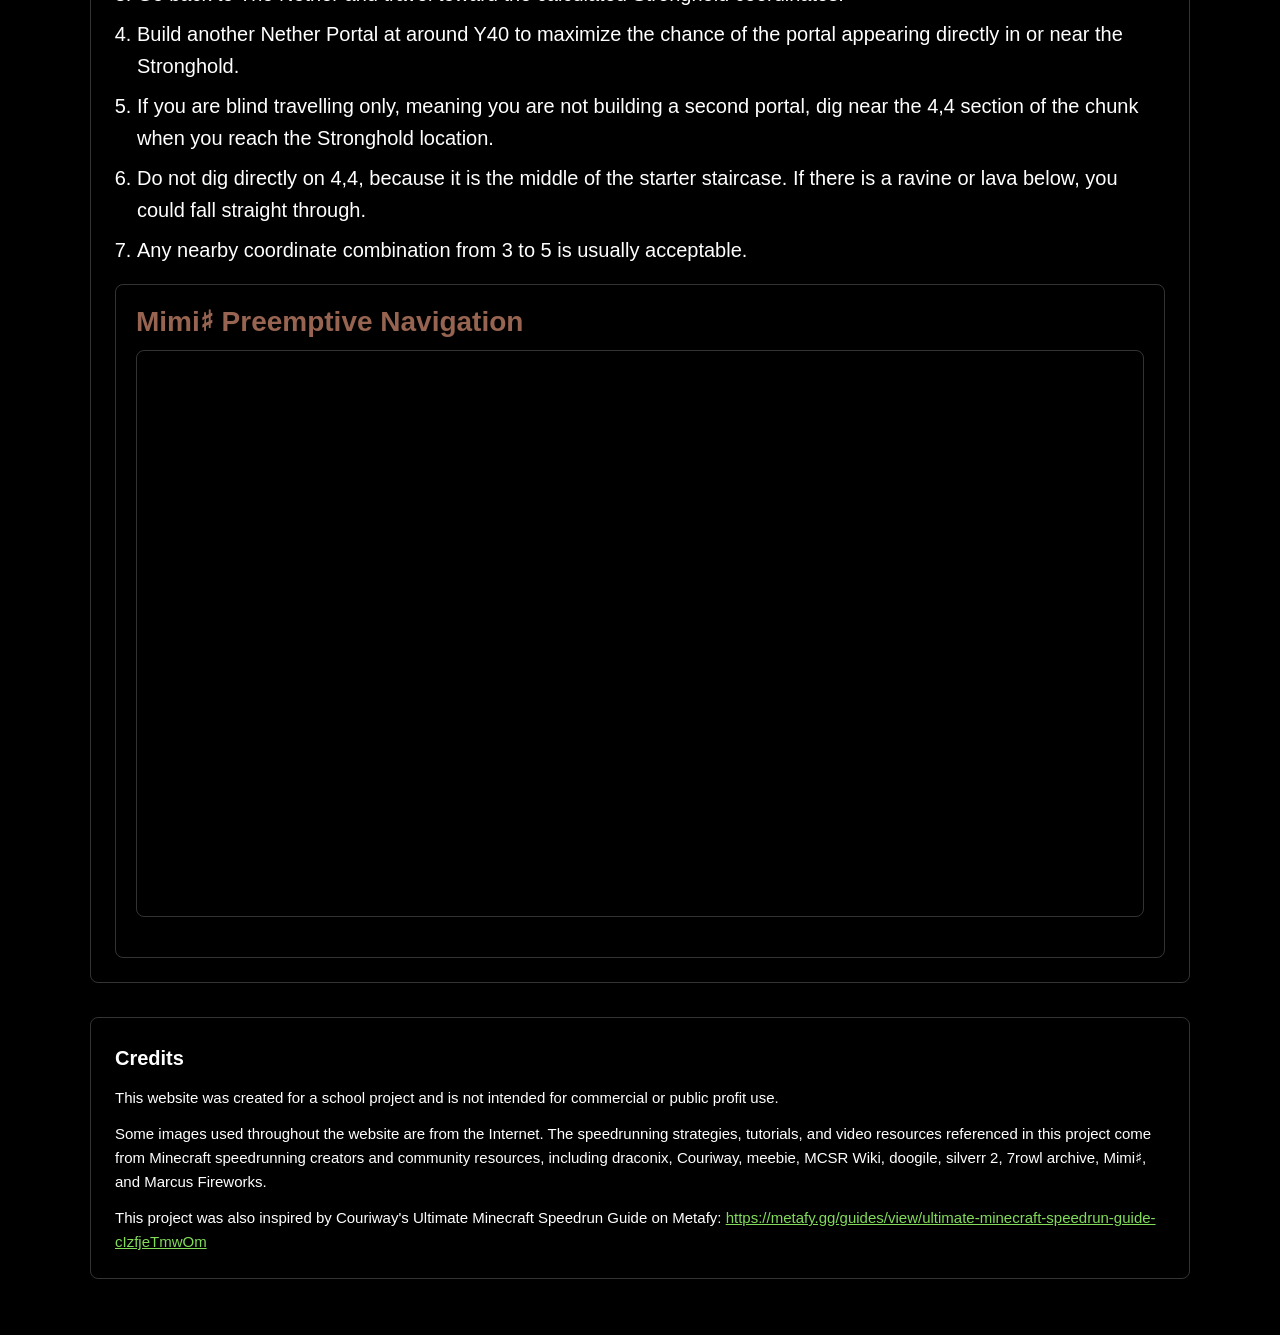
<file: HTML/TheNether.html>
<!DOCTYPE html>
<html lang="en">
<head>
  <meta charset="UTF-8">
  <meta name="viewport" content="width=device-width, initial-scale=1.0">
  <title>The Nether</title>
  <link rel="stylesheet" href="../CSS/TheNether.css">
</head>
<body>
  <nav class="top-nav">
    <a href="../index.html"><img class="nav-icon" src="../Images/block.png" alt="Minecraft block icon"></a>
    <a href="SetUp.html"><button class="nav-button" type="button">Set Up</button></a>
    <a href="Overworld.html"><button class="nav-button" type="button">Overworld</button></a>
    <a href="TheNether.html"><button class="nav-button" type="button">The Nether</button></a>
    <a href="TheEnd.html"><button class="nav-button" type="button">The End</button></a>
  </nav>

  <main class="nether-page">
    <section class="page-intro">
      <h1>The Nether</h1>
    </section>

    <section class="guide-section">
      <h2>Overview</h2>
      <p>The Nether part of a Minecraft speedrun usually follows this general route: Bastion -> Fortress -> Stronghold -> End Portal Room</p>
    </section>

    <section class="guide-section">
      <h2>Bastion</h2>
      <p>Bastion Remnants are used to obtain important resources, especially ender pearls, obsidian, string, and other useful items. Learning how to identify and route different Bastion types is an important part of Minecraft speedrunning.</p>

      <div class="guide-card">
        <h3>General Tips</h3>
        <ul>
          <li>Bastions do not generate in Basalt Deltas, so avoid searching for one there.</li>
          <li>Run through the route in creative mode first before trying it in real speedruns.</li>
          <li>Learn the layout of each Bastion type before practising the routes.</li>
        </ul>
      </div>

      <div class="guide-card">
        <h3>E-Ray</h3>
        <p>Speedrunners use E-Ray to help locate Bastion Remnants in The Nether.</p>
        <div class="video-wrapper">
          <iframe width="560" height="315" src="https://www.youtube.com/embed/7Q5zxSbtSUY?si=wru8PmakXCdkFnuk" title="YouTube video player" frameborder="0" allow="accelerometer; autoplay; clipboard-write; encrypted-media; gyroscope; picture-in-picture; web-share" referrerpolicy="strict-origin-when-cross-origin" allowfullscreen></iframe>
        </div>
      </div>

      <article class="guide-card">
        <h3>Bridge</h3>
        <img class="guide-image" src="../Images/The Nether/Bridge.png" alt="Bridge bastion identification screenshot">

        <h4>doogile Demonstration</h4>
        <div class="link-list">
          <a href="https://www.youtube.com/watch?v=NX0EFsZza74">Double Single</a>
          <a href="https://youtu.be/Auff9WZvl7E">Left Triple</a>
          <a href="https://www.youtube.com/watch?v=EApcg2Z8MSs">Right Triple</a>
          <a href="https://youtu.be/Zf8eYTZIzWg">Double Triple</a>
          <a href="https://www.youtube.com/watch?v=KlxbXsUFxrg">Buried</a>
        </div>

        <h4>silverr 2 Bridge Route</h4>
        <div class="video-wrapper">
          <iframe width="560" height="315" src="https://www.youtube.com/embed/Nbmh9SHIYk4?si=uxtPFbK5bj0WnRoO" title="YouTube video player" frameborder="0" allow="accelerometer; autoplay; clipboard-write; encrypted-media; gyroscope; picture-in-picture; web-share" referrerpolicy="strict-origin-when-cross-origin" allowfullscreen></iframe>
        </div>
      </article>

      <article class="guide-card">
        <h3>Treasure Room</h3>
        <img class="guide-image" src="../Images/The Nether/Treasure Room.png" alt="Treasure room bastion identification screenshot">

        <h4>silverr 2 Treasure Room Route</h4>
        <div class="video-wrapper">
          <iframe width="560" height="315" src="https://www.youtube.com/embed/gf4nge2Ki7A?si=7GdXBAz2scDuSvjr" title="YouTube video player" frameborder="0" allow="accelerometer; autoplay; clipboard-write; encrypted-media; gyroscope; picture-in-picture; web-share" referrerpolicy="strict-origin-when-cross-origin" allowfullscreen></iframe>
        </div>

        <h4>Bottom Treasure Room</h4>
        <p>In bottom treasure room routes, breaking the Magma Cube Spawner is important for two reasons. First, it makes the route safer. Second, it prevents the Magma Cube Spawner from interfering later when using Pie-Ray to locate a Nether Fortress.</p>

        <h4>Mining the Spawner</h4>
        <div class="video-wrapper">
          <iframe width="560" height="315" src="https://www.youtube.com/embed/SbkwbhYC2TQ?si=1WyIejkskTFiLAms" title="YouTube video player" frameborder="0" allow="accelerometer; autoplay; clipboard-write; encrypted-media; gyroscope; picture-in-picture; web-share" referrerpolicy="strict-origin-when-cross-origin" allowfullscreen></iframe>
        </div>

        <h4>Beginner Bottom Treasure Looting</h4>
        <div class="video-wrapper">
          <iframe width="560" height="315" src="https://www.youtube.com/embed/iPfwsaseLuo?si=3qOKxA9YGnfaQ0Ln" title="YouTube video player" frameborder="0" allow="accelerometer; autoplay; clipboard-write; encrypted-media; gyroscope; picture-in-picture; web-share" referrerpolicy="strict-origin-when-cross-origin" allowfullscreen></iframe>
        </div>
      </article>

      <article class="guide-card">
        <h3>Housing Units</h3>
        <img class="guide-image" src="../Images/The Nether/Housing Units.png" alt="Housing Units bastion identification screenshot">

        <h4>silverr 2 Housing Units Route</h4>
        <div class="video-wrapper">
          <iframe width="560" height="315" src="https://www.youtube.com/embed/Xc-xxiSdi2w?si=ahTo-70Hdg1ABe6G" title="YouTube video player" frameborder="0" allow="accelerometer; autoplay; clipboard-write; encrypted-media; gyroscope; picture-in-picture; web-share" referrerpolicy="strict-origin-when-cross-origin" allowfullscreen></iframe>
        </div>

        <h4>Lava Housing</h4>
        <div class="video-wrapper">
          <iframe width="560" height="315" src="https://www.youtube.com/embed/C-mzDXru10E?si=KfTdSTa9jXLE5Oqj" title="YouTube video player" frameborder="0" allow="accelerometer; autoplay; clipboard-write; encrypted-media; gyroscope; picture-in-picture; web-share" referrerpolicy="strict-origin-when-cross-origin" allowfullscreen></iframe>
        </div>
      </article>

      <article class="guide-card">
        <h3>Hoglin Stables</h3>
        <img class="guide-image" src="../Images/The Nether/Hoglin Stables.png" alt="Hoglin Stables bastion identification screenshot">

        <h4>silverr 2 Hoglin Stables Route</h4>
        <div class="video-wrapper">
          <iframe width="560" height="315" src="https://www.youtube.com/embed/iTgE6-2C8cU?si=iZqLw8KpxySpB8HY" title="YouTube video player" frameborder="0" allow="accelerometer; autoplay; clipboard-write; encrypted-media; gyroscope; picture-in-picture; web-share" referrerpolicy="strict-origin-when-cross-origin" allowfullscreen></iframe>
        </div>

        <h4>Stables Info Dump</h4>
        <div class="video-wrapper">
          <iframe width="560" height="315" src="https://www.youtube.com/embed/o8gCJJkCBno?si=78cKOpcxTBprXPK3" title="YouTube video player" frameborder="0" allow="accelerometer; autoplay; clipboard-write; encrypted-media; gyroscope; picture-in-picture; web-share" referrerpolicy="strict-origin-when-cross-origin" allowfullscreen></iframe>
        </div>
      </article>
    </section>

    <section class="guide-section">
      <h2>Nether Fortress</h2>
      <p>After looting the Bastion, the next major goal is to locate a Nether Fortress and obtain Blaze Rods. These Blaze Rods will later be crafted into Blaze Powder for Eyes of Ender.</p>

      <div class="guide-card">
        <h3>Pie-Ray</h3>
        <p>Pie-Ray can be used to help locate a Nether Fortress by "scanning" for Mob Spawners. </p>
        <div class="video-wrapper">
          <iframe width="560" height="315" src="https://www.youtube.com/embed/Jdv0JnKp-tY?si=Rs6ezWcbydTYBWv2" title="YouTube video player" frameborder="0" allow="accelerometer; autoplay; clipboard-write; encrypted-media; gyroscope; picture-in-picture; web-share" referrerpolicy="strict-origin-when-cross-origin" allowfullscreen></iframe>
        </div>
      </div>

      <div class="guide-card">
        <h3>Navigation</h3>
        <div class="video-wrapper">
          <iframe width="560" height="315" src="https://www.youtube.com/embed/6uDF7Scczoo?si=lrDrojs3cNfJcT__" title="YouTube video player" frameborder="0" allow="accelerometer; autoplay; clipboard-write; encrypted-media; gyroscope; picture-in-picture; web-share" referrerpolicy="strict-origin-when-cross-origin" allowfullscreen></iframe>
        </div>
      </div>

      <div class="guide-card">
        <h3>Blaze Spawner</h3>
        <div class="video-wrapper">
          <iframe width="560" height="315" src="https://www.youtube.com/embed/Fmyr3RGC5cU?si=QAePVCxMqu4EWQth" title="YouTube video player" frameborder="0" allow="accelerometer; autoplay; clipboard-write; encrypted-media; gyroscope; picture-in-picture; web-share" referrerpolicy="strict-origin-when-cross-origin" allowfullscreen></iframe>
        </div>
      </div>

      <div class="guide-card">
        <h3>Pre-crafting</h3>
        <div class="video-wrapper">
          <iframe width="560" height="315" src="https://www.youtube.com/embed/5L4tzKCIb78?si=wvJrm0-jnIAS6QtQ" title="YouTube video player" frameborder="0" allow="accelerometer; autoplay; clipboard-write; encrypted-media; gyroscope; picture-in-picture; web-share" referrerpolicy="strict-origin-when-cross-origin" allowfullscreen></iframe>
        </div>
      </div>
    </section>

    <section class="guide-section">
      <h2>Post-Blind Split</h2>
      <ol>
        <li>Build a Nether Portal to return to the Overworld.</li>
        <li>Locate the Stronghold using the Eye Measuring method (which is covered in the Set Up page).</li>
        <li>Go back to The Nether and travel toward the calculated Stronghold coordinates.</li>
        <li>Build another Nether Portal at around Y40 to maximize the chance of the portal appearing directly in or near the Stronghold.</li>
        <li>If you are blind travelling only, meaning you are not building a second portal, dig near the 4,4 section of the chunk when you reach the Stronghold location.</li>
        <li>Do not dig directly on 4,4, because it is the middle of the starter staircase. If there is a ravine or lava below, you could fall straight through.</li>
        <li>Any nearby coordinate combination from 3 to 5 is usually acceptable.</li>
      </ol>

      <div class="guide-card">
        <h3>Mimi&#9839; Preemptive Navigation</h3>
        <div class="video-wrapper">
          <iframe width="560" height="315" src="https://www.youtube.com/embed/1Kv5gbhzltc?si=qpejiCMizuQHZ5xT" title="YouTube video player" frameborder="0" allow="accelerometer; autoplay; clipboard-write; encrypted-media; gyroscope; picture-in-picture; web-share" referrerpolicy="strict-origin-when-cross-origin" allowfullscreen></iframe>
        </div>
      </div>
    </section>

    <section class="credits-section">
      <h5>Credits</h5>
      <p>This website was created for a school project and is not intended for commercial or public profit use.</p>
      <p>Some images used throughout the website are from the Internet. The speedrunning strategies, tutorials, and video resources referenced in this project come from Minecraft speedrunning creators and community resources, including draconix, Couriway, meebie, MCSR Wiki, doogile, silverr 2, 7rowl archive, Mimi&#9839;, and Marcus Fireworks.</p>
      <p>This project was also inspired by Couriway's Ultimate Minecraft Speedrun Guide on Metafy: <a href="https://metafy.gg/guides/view/ultimate-minecraft-speedrun-guide-cIzfjeTmwOm" target="_blank" rel="noopener noreferrer">https://metafy.gg/guides/view/ultimate-minecraft-speedrun-guide-cIzfjeTmwOm</a></p>
    </section>
  </main>
</body>
</html>
</file>
<file: CSS/index.css>
@font-face {
  font-family: "MCFont";
  src: url(../Fonts/Minecraftia-Regular.ttf) format("truetype");
}

* {box-sizing: border-box;}

body {
  margin: 0;
  min-height: 100vh;
  font-family: Arial, sans-serif;
  color: rgba(255, 255, 255, 1);
  background-color: rgba(0, 0, 0);
}

.top-nav {
  display: flex;
  flex-wrap: wrap;
  position: sticky;
  top: 0;
  z-index: 1000;
  justify-content: center;
  gap: 18px;
  align-items: center;
  width: 100%;
  padding: 10px 20px;
  background: linear-gradient(rgba(0, 0, 0, 0.8));
  border-bottom: 2px solid rgba(255, 255, 255, 0.15);
}

.nav-button {
  padding: 8px 16px;
  border: 2px solid rgba(255, 255, 255);
  border-radius: 999px;
  background-color: rgba(0, 0, 255, 0.3);
  color: rgba(255, 255, 255);
  font-size: 16px;
  font-weight: 700;
  cursor: pointer;
}

.nav-icon {
  display: block;
  width: 44px;
  height: 44px;
  object-fit: contain;
  cursor: pointer;
}

.nav-button:hover,
.nav-button:focus-visible {
  background-color: rgba(130, 220, 90, 0.4);
}

.hero {
  display: flex;
  flex-direction: column;
  align-items: center;
  justify-content: space-between;
  text-align: center;
  min-height: calc(100vh - 68px);
  padding: 0 20px 28px;
  background-image: url("../Images/Homepage/The Nether.jpg");
  background-size: cover;
  background-position: center;
  background-repeat: no-repeat;
}

.hero-main {
  display: flex;
  flex-direction: column;
  align-items: center;
  width: 100%;
}

.minecraft-logo {
  width: min(640px, 92vw);
  margin-top: 46px;
}

.intro-card {
  margin-top: 10px;
  max-width: 708px;
  padding: 14px 24px;
  border-radius: 18px;
}

.intro-card h1 {
  margin: 0 0 8px;
  font-family: "MCFont";
  font-size: 30px;
}

.intro-card p {
  margin: 0px;
  font-family: "MCFont";
  font-size: 20px;
  line-height: 1.6;
}

.explore-button {
  margin-bottom: 18px;
  padding: 12px 28px;
  border: 2px solid rgba(0, 0, 0);
  border-radius: 999px;
  background-color: rgba(0, 0, 255, 0.3);
  color: rgba(255, 255, 255);
  font-size: 18px;
  font-weight: 700;
  cursor: pointer;
}

.explore-button:hover,
.explore-button:focus-visible {
  background-color: rgba(130, 220, 90, 0.4);
}
</file>
<file: CSS/Homepage.css>
@font-face {
  font-family: "MCFont";
  src: url(../Fonts/Minecraftia-Regular.ttf) format("truetype");
}

* {box-sizing: border-box;}

body {
  margin: 0;
  min-height: 100vh;
  font-family: Arial, sans-serif;
  color: rgba(255, 255, 255, 1);
  background-color: rgba(0, 0, 0);
}

.top-nav {
  display: flex;
  flex-wrap: wrap;
  position: sticky;
  top: 0;
  z-index: 1000;
  justify-content: center;
  gap: 18px;
  align-items: center;
  width: 100%;
  padding: 10px 20px;
  background: linear-gradient(rgba(0, 0, 0, 0.8));
  border-bottom: 2px solid rgba(255, 255, 255, 0.15);
}

.nav-button {
  padding: 8px 16px;
  border: 2px solid rgba(255, 255, 255);
  border-radius: 999px;
  background-color: rgba(0, 0, 255, 0.3);
  color: rgba(255, 255, 255);
  font-size: 16px;
  font-weight: 700;
  cursor: pointer;
}

.nav-icon {
  display: block;
  width: 44px;
  height: 44px;
  object-fit: contain;
  cursor: pointer;
}

.nav-button:hover,
.nav-button:focus-visible {
  background-color: rgba(130, 220, 90, 0.4);
}

.hero {
  display: flex;
  flex-direction: column;
  align-items: center;
  justify-content: space-between;
  text-align: center;
  min-height: calc(100vh - 68px);
  padding: 0 20px 28px;
  background-image: url("../Images/Homepage/The Nether.jpg");
  background-size: cover;
  background-position: center;
  background-repeat: no-repeat;
}

.hero-main {
  display: flex;
  flex-direction: column;
  align-items: center;
  width: 100%;
}

.minecraft-logo {
  width: min(640px, 92vw);
  margin-top: 46px;
}

.intro-card {
  margin-top: 10px;
  max-width: 708px;
  padding: 14px 24px;
  border-radius: 18px;
}

.intro-card h1 {
  margin: 0 0 8px;
  font-family: "MCFont";
  font-size: 30px;
}

.intro-card p {
  margin: 0px;
  font-family: "MCFont";
  font-size: 20px;
  line-height: 1.6;
}

.explore-button {
  margin-bottom: 18px;
  padding: 12px 28px;
  border: 2px solid rgba(0, 0, 0);
  border-radius: 999px;
  background-color: rgba(0, 0, 255, 0.3);
  color: rgba(255, 255, 255);
  font-size: 18px;
  font-weight: 700;
  cursor: pointer;
}

.explore-button:hover,
.explore-button:focus-visible {
  background-color: rgba(130, 220, 90, 0.4);
}
</file>
<file: CSS/Overworld.css>
@font-face {
  font-family: "MCFont";
  src: url(../Fonts/Minecraftia-Regular.ttf) format("truetype");
}

* {box-sizing: border-box;}

body {
  margin: 0;
  min-height: 100vh;
  font-family: Arial, sans-serif;
  color: rgba(255, 255, 255, 1);
  background-color: rgba(0, 0, 0);
  background: linear-gradient(rgba(0, 0, 0, 0.5)), url("../Images/Overworld/snow.jpg")  center / cover fixed;
}

.top-nav {
  display: flex;
  flex-wrap: wrap;
  position: sticky;
  top: 0;
  z-index: 1000;
  justify-content: center;
  gap: 18px;
  align-items: center;
  width: 100%;
  padding: 10px 20px;
  background: linear-gradient(rgba(0, 0, 0, 0.8));
  border-bottom: 2px solid rgba(255, 255, 255, 0.15);
}

.nav-button {
  padding: 8px 16px;
  border: 2px solid rgba(255, 255, 255);
  border-radius: 999px;
  background-color: rgba(0, 0, 255, 0.3);
  color: rgba(255, 255, 255);
  font-size: 16px;
  font-weight: 700;
  cursor: pointer;
}

.nav-icon {
  display: block;
  width: 44px;
  height: 44px;
  object-fit: contain;
  cursor: pointer;
}

.nav-button:hover,
.nav-button:focus-visible {
  background-color: rgba(130, 220, 90, 0.4);
}

img,
video,
iframe {
  max-width: 100%;
}

.overworld-page {
  width: min(1100px, 92%);
  margin: 0 auto;
  padding: 40px 0 56px;
}

.page-intro {
  padding: 40px 24px;
}

.page-intro h1 {
  margin: 0;
  color: rgb(130, 220, 90);
  font-family: "MCFont";
  font-size: 42px;
  line-height: 1;
}

.guide-section {
  margin-top: 34px;
  padding: 24px;
  border: 1px solid rgba(255, 255, 255, 0.2);
  border-radius: 8px;
  background-color: transparent;
}

.guide-section h2 {
  margin: 0 0 12px;
  color: rgba(130, 220, 90, 1);
  font-size: 34px;
}

.guide-section h3 {
  margin: 0 0 12px;
  color: rgba(130, 220, 90, 1);
  font-size: 26px;
}

.guide-section h4 {
  margin: 28px 0 12px;
  color: rgba(150, 100, 80);
  font-size: 21px;
}

.guide-section h5 {
  margin: 22px 0 10px;
  color: rgba(150, 100, 80);
  font-size: 20px;
}

.guide-section p,
.guide-section li {
  font-size: 20px;
  line-height: 1.6;
}

.guide-section p {
  margin-top: 0;
}

.overview-layout {
  display: grid;
  grid-template-columns: 1fr 1fr;
  gap: 20px;
  margin-top: 20px;
}

.guide-card {
  padding: 20px;
  background-color: transparent;
}

.overview-layout img{
  margin-top: 80px;
  padding: 20px;
  background-color: transparent;
}

.guide-card ul {
  padding-left: 22px;
}

.guide-card li + li {
  margin-top: 8px;
}

figcaption {
  margin-top: 10px;
  color: rgba(220, 225, 215, 1);
  font-size: 15px;
  text-align: center;
}

.tip-box {
  padding: 14px 16px;
  border-radius: 6px;
  background-color: transparent;
}

.tip-box ul {
  margin: 10px 0 0;
}


/* Embedded videos */
.video-wrapper {
  width: 100%;
  margin: 12px 0 20px;
  overflow: hidden;
  border: 1px solid rgba(255, 255, 255, 0.16);
  border-radius: 8px;
  background-color: transparent;
  position: relative;
  aspect-ratio: 16 / 9;
}

.video-wrapper iframe {
  position: absolute;
  inset: 0;
  width: 100%;
  height: 100%;
}

.media-wrapper video {
  display: block;
  width: 100%;
  height: auto;
}

.image-gallery {
  display: grid;
  grid-template-columns: repeat(auto-fit, minmax(170px, 1fr));
  gap: 16px;
  margin-top: 12px;
}

.image-gallery figure {
  margin: 0;
  padding: 10px;
  border: 1px solid rgba(255, 255, 255, 0.12);
  border-radius: 8px;
  background-color: transparent;
}

.image-gallery img {
  display: block;
  width: 100%;
  aspect-ratio: 4 / 3;
  object-fit: cover;
  border-radius: 6px;
}

.credits-section {
  margin-top: 34px;
  padding: 24px;
  border: 1px solid rgba(255, 255, 255, 0.2);
  border-radius: 8px;
  background-color: transparent;
  font-size: 15px;
  line-height: 1.6;
}

.credits-section h6 {
  margin: 0 0 12px;
  color: rgba(255, 255, 255);
  font-size: 20px;
}

.credits-section p {
  margin: 0 0 12px;
}

.credits-section p:last-child {
  margin-bottom: 0;
}

.credits-section a {
  color: rgba(130, 220, 90, 1);
}
</file>
<file: CSS/SetUp.css>
@font-face {
  font-family: "MCFont";
  src: url(../Fonts/Minecraftia-Regular.ttf) format("truetype");
}

* {box-sizing: border-box;}

body {
  margin: 0;
  min-height: 100vh;
  font-family: Arial, sans-serif;
  color: rgba(255, 255, 255, 1);
  background-color: rgba(0, 0, 0);
}

.top-nav {
  display: flex;
  flex-wrap: wrap;
  position: sticky;
  top: 0;
  z-index: 1000;
  justify-content: center;
  gap: 18px;
  align-items: center;
  width: 100%;
  padding: 10px 20px;
  background: linear-gradient(rgba(0, 0, 0, 0.8));
  border-bottom: 2px solid rgba(255, 255, 255, 0.15);
}

.nav-button {
  padding: 8px 16px;
  border: 2px solid rgba(255, 255, 255);
  border-radius: 999px;
  background-color: rgba(0, 0, 255, 0.3);
  color: rgba(255, 255, 255);
  font-size: 16px;
  font-weight: 700;
  cursor: pointer;
}

.nav-icon {
  display: block;
  width: 44px;
  height: 44px;
  object-fit: contain;
  cursor: pointer;
}

.nav-button:hover,
.nav-button:focus-visible {
  background-color: rgba(130, 220, 90, 0.4);
}


.setup-page {
  width: min(1100px, 92%);
  margin: 0 auto;
  padding: 42px 0 56px;
}

.page-intro {
  margin-bottom: 30px;
}

.page-intro h1 {
  margin: 0 0 10px;
  color: rgb(130, 220, 90);
  font-family: "MCFont";
  font-size: 42px;
}

.info-section,
.video-section {
  margin-top: 24px;
  padding: 24px;
  border: 2px solid rgba(255, 255, 255, 0.2);
  border-radius: 14px;
  background-color: transparent;
}

.next-card {
  margin-top: 24px;
  padding: 24px;
  background-color: transparent;
}

.info-section {
  display: grid;
  grid-template-columns: 1fr 1fr;
  gap: 24px;
  align-items: center;
}

.info-text h2,
.video-text h2,
.next-card h2 {
  margin: 0 0 12px;
  color: rgba(150, 100, 80);
  font-size: 26px;
}

.info-text p,
.video-text p {
  margin: 0;
  color: rgba(255, 255, 255);
  font-size: 20px;
  line-height: 1.6;
}

.section-image {
  width: 100%;
  aspect-ratio: 16 / 9;
  border-radius: 10px;
  object-fit: cover;
}


/* Embedded video */
/* The box that contains the video */
.video-wrap {
  position: relative;
  width: 100%;
  margin-top: 18px;
  aspect-ratio: 16 / 9;
}
/* Actual video */
.video-wrap iframe {
  position: absolute;
  inset: 0;
  width: 100%;
  height: 100%;
  border: 0;
  border-radius: 10px;
}

.next-card {text-align: center;}

.next-button {
  display: inline-block;
  margin-top: 6px;
  padding: 12px 22px;
  border: 2px solid rgba(255, 255, 255, 1);
  border-radius: 999px;
  background-color: rgba(0, 0, 255, 0.3);
  color: rgba(255, 255, 255, 1);
  font-size: 17px;
  font-weight: 700;
  text-decoration: none;
}

.next-button:hover,
.next-button:focus-visible {
  background-color: rgba(130, 220, 90, 0.4);
}

.credits-section {
  margin-top: 24px;
  padding: 24px;
  border: 2px solid rgba(255, 255, 255, 0.2);
  border-radius: 14px;
  background-color: transparent;
  font-size: 15px;
  line-height: 1.6;
}

.credits-section h3 {
  margin: 0 0 12px;
  color: rgba(255, 255, 255);
  font-size: 20px;
}

.credits-section p {
  margin: 0 0 12px;
}

.credits-section p:last-child {
  margin-bottom: 0;
}

.credits-section a {
  color: rgba(130, 220, 90);
}
</file>
<file: CSS/TheEnd.css>
@font-face {
  font-family: "MCFont";
  src: url(../Fonts/Minecraftia-Regular.ttf) format("truetype");
}

* {box-sizing: border-box;}

body {
  margin: 0;
  min-height: 100vh;
  font-family: Arial, sans-serif;
  color: rgba(255, 255, 255, 1);
  background: linear-gradient(rgba(0, 0, 0, 0.5)), url("../Images/The End/End.png") center / cover fixed;
}

.top-nav {
  display: flex;
  flex-wrap: wrap;
  position: sticky;
  top: 0;
  z-index: 1000;
  justify-content: center;
  gap: 18px;
  align-items: center;
  width: 100%;
  padding: 10px 20px;
  background: linear-gradient(rgba(0, 0, 0, 0.8));
  border-bottom: 2px solid rgba(255, 255, 255, 0.15);
}

.nav-button {
  padding: 8px 16px;
  border: 2px solid rgba(255, 255, 255);
  border-radius: 999px;
  background-color: rgba(0, 0, 255, 0.3);
  color: rgba(255, 255, 255);
  font-size: 16px;
  font-weight: 700;
  cursor: pointer;
}

.nav-icon {
  display: block;
  width: 44px;
  height: 44px;
  object-fit: contain;
  cursor: pointer;
}

.nav-button:hover,
.nav-button:focus-visible {
  background-color: rgba(130, 220, 90, 0.4);
}

img,
iframe {
  max-width: 100%;
}

.end-page {
  width: min(1100px, 92%);
  margin: 0 auto;
  padding: 40px 0 56px;
}

.page-intro {
  padding: 40px 24px;
}

.page-intro h1 {
  margin: 0;
  color: rgb(130, 220, 90);
  font-family: "MCFont";
  font-size: 42px;
  line-height: 1;
}

.guide-section {
  margin-top: 34px;
  padding: 24px;
  border: 1px solid rgba(210, 175, 255, 0.28);
  border-radius: 8px;
  background-color: transparent;
}

.guide-section h2 {
  margin: 0 0 12px;
  color: rgba(130, 220, 90);
  font-size: 34px;
}

.guide-section p,
.guide-section li {
  font-size: 20px;
  line-height: 1.6;
}

.guide-section p {
  margin-top: 0;
}

.guide-card {
  margin: 18px 0 0;
  padding: 20px;
  background-color: transparent;
}

.guide-card figure {
  margin: 16px 0 0;
}

.guide-image {
  display: block;
  width: 100%;
  max-height: 500px;
  object-fit: contain;
  background-color: transparent;
}

figcaption {
  margin-top: 10px;
  color: rgba(225, 215, 240, 1);
  font-size: 15px;
  text-align: center;
}

.metafy-link {
  color: rgba(130, 220, 90)
}


/* Embedded videos */

.video-wrapper {
  position: relative;
  width: 100%;
  aspect-ratio: 16 / 9;
  margin: 12px 0 20px;
  overflow: hidden;
  border: 1px solid rgba(255, 255, 255, 0.16);
  border-radius: 8px;
  background-color: transparent;
}

.video-wrapper iframe {
  position: absolute;
  inset: 0;
  width: 100%;
  height: 100%;
}

.credits-section {
  margin-top: 34px;
  padding: 24px;
  border: 1px solid rgba(210, 175, 255, 0.28);
  border-radius: 8px;
  background-color: transparent;
  font-size: 15px;
  line-height: 1.6;
}

.credits-section h4 {
  margin: 0 0 12px;
  color: rgba(255, 255, 255);
  font-size: 20px;
}

.credits-section p {
  margin: 0 0 12px;
}

.credits-section p:last-child {
  margin-bottom: 0;
}

.credits-section a {
  color: rgba(130, 220, 90);
}
</file>
<file: CSS/TheNether.css>
@font-face {
  font-family: "MCFont";
  src: url(../Fonts/Minecraftia-Regular.ttf) format("truetype");
}

* {box-sizing: border-box;}

body {
  margin: 0;
  min-height: 100vh;
  font-family: Arial, sans-serif;
  color: rgba(255, 255, 255, 1);
  background-color: rgba(0, 0, 0);
  background: linear-gradient(rgba(0, 0, 0, 0.5)), url("../Images/The Nether/NetherBackground.jpg") center / cover fixed;
}

.top-nav {
  display: flex;
  flex-wrap: wrap;
  position: sticky;
  top: 0;
  z-index: 1000;
  justify-content: center;
  gap: 18px;
  align-items: center;
  width: 100%;
  padding: 10px 20px;
  border-bottom: 2px solid rgba(255, 255, 255, 0.15);
  background: linear-gradient(rgba(0, 0, 0, 0.8));
}

.nav-button {
  padding: 8px 16px;
  border: 2px solid rgba(255, 255, 255);
  border-radius: 999px;
  background-color: rgba(0, 0, 255, 0.3);
  color: rgba(255, 255, 255);
  font-size: 16px;
  font-weight: 700;
  cursor: pointer;
}

.nav-icon {
  display: block;
  width: 44px;
  height: 44px;
  object-fit: contain;
  cursor: pointer;
}

.nav-button:hover,
.nav-button:focus-visible {
  background-color: rgba(130, 220, 90, 0.4);
}

img,
iframe {
  max-width: 100%;
}

.nether-page {
  width: min(1100px, 92%);
  margin: 0 auto;
  padding: 40px 0 56px;
}

.page-intro {
  padding: 40px 24px;
}

.page-intro h1 {
  margin: 0;
  color: rgb(130, 220, 90);
  font-family: "MCFont";
  font-size: 42px;
  line-height: 1;
}

.guide-section {
  margin-top: 34px;
  padding: 24px;
  border: 1px solid rgba(255, 255, 255, 0.2);
  border-radius: 8px;
  background-color: transparent;
}

.guide-section h2 {
  margin: 0 0 12px;
  color: rgba(130, 220, 90);
  font-size: 33px;
}

.guide-section h3 {
  margin: 0 0 12px;
  color: rgba(150, 100, 80);
  font-size: 28px;
}

.guide-section h4 {
  margin: 28px 0 12px;
  color: rgba(150, 100, 80);
  font-size: 25px;
}

.guide-section p,
.guide-section li {
  font-size: 20px;
  line-height: 1.6;
}

.guide-section p {
  margin-top: 0;
}

.guide-card {
  margin: 18px 0 0;
  padding: 20px;
  border: 1px solid rgba(255, 255, 255, 0.2);
  border-radius: 8px;
  background-color: transparent;
}

.guide-card ul,
.guide-section ol {
  padding-left: 22px;
}

.guide-card li + li,
.guide-section ol li + li {
  margin-top: 8px;
}

.guide-image {
  display: block;
  width: 100%;
  max-height: 520px;
  margin: 14px 0 20px;
  border: 1px solid rgba(255, 255, 255, 0.2);
  border-radius: 8px;
  object-fit: contain;
  background-color: transparent;
}

.link-list {
  display: flex;
  flex-wrap: wrap;
  gap: 10px;
  margin: 12px 0 20px;
}

.link-list a {
  display: inline-block;
  padding: 9px 12px;
  border: 1px solid rgba(255, 255, 255, 0.2);
  border-radius: 6px;
  background-color: rgba(0, 0, 255, 0.3);
  color: rgba(255, 255, 255);
  font-weight: 700;
  text-decoration: none;
}

.link-list a:hover,
.link-list a:focus-visible {
  background-color: rgba(130, 220, 90, 0.4);
}


/* Embedded videos */

.video-wrapper {
  position: relative;
  width: 100%;
  aspect-ratio: 16 / 9;
  margin: 12px 0 20px;
  overflow: hidden;
  border: 1px solid rgba(255, 255, 255, 0.2);
  border-radius: 8px;
  background-color: transparent;
}

.video-wrapper iframe {
  position: absolute;
  inset: 0;
  width: 100%;
  height: 100%;
}

.credits-section {
  margin-top: 34px;
  padding: 24px;
  border: 1px solid rgba(255, 255, 255, 0.2);
  border-radius: 8px;
  background-color: transparent;
  font-size: 15px;
  line-height: 1.6;
}

.credits-section h5 {
  margin: 0 0 12px;
  color: rgba(255, 255, 255);
  font-size: 20px;
}

.credits-section p {
  margin: 0 0 12px;
}

.credits-section p:last-child {
  margin-bottom: 0;
}

.credits-section a {
  color: rgba(130, 220, 90);
}
</file>
